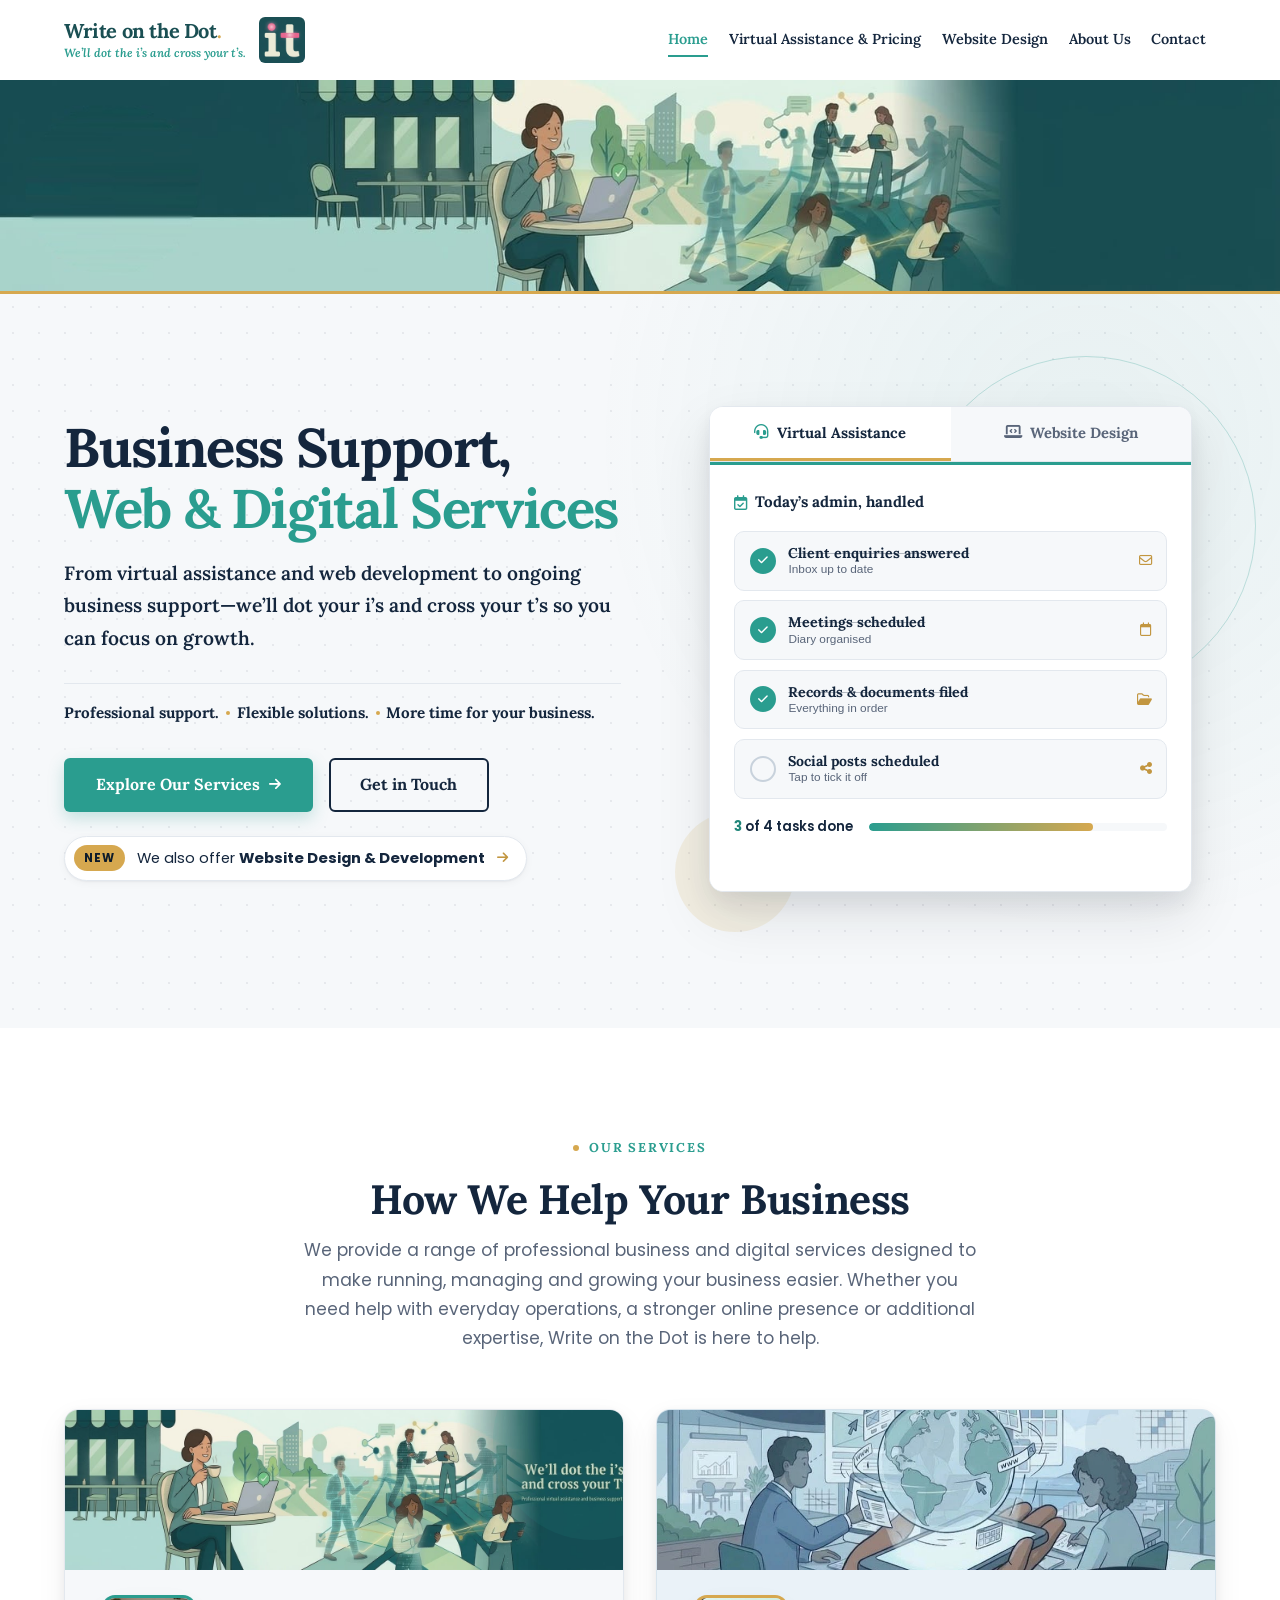
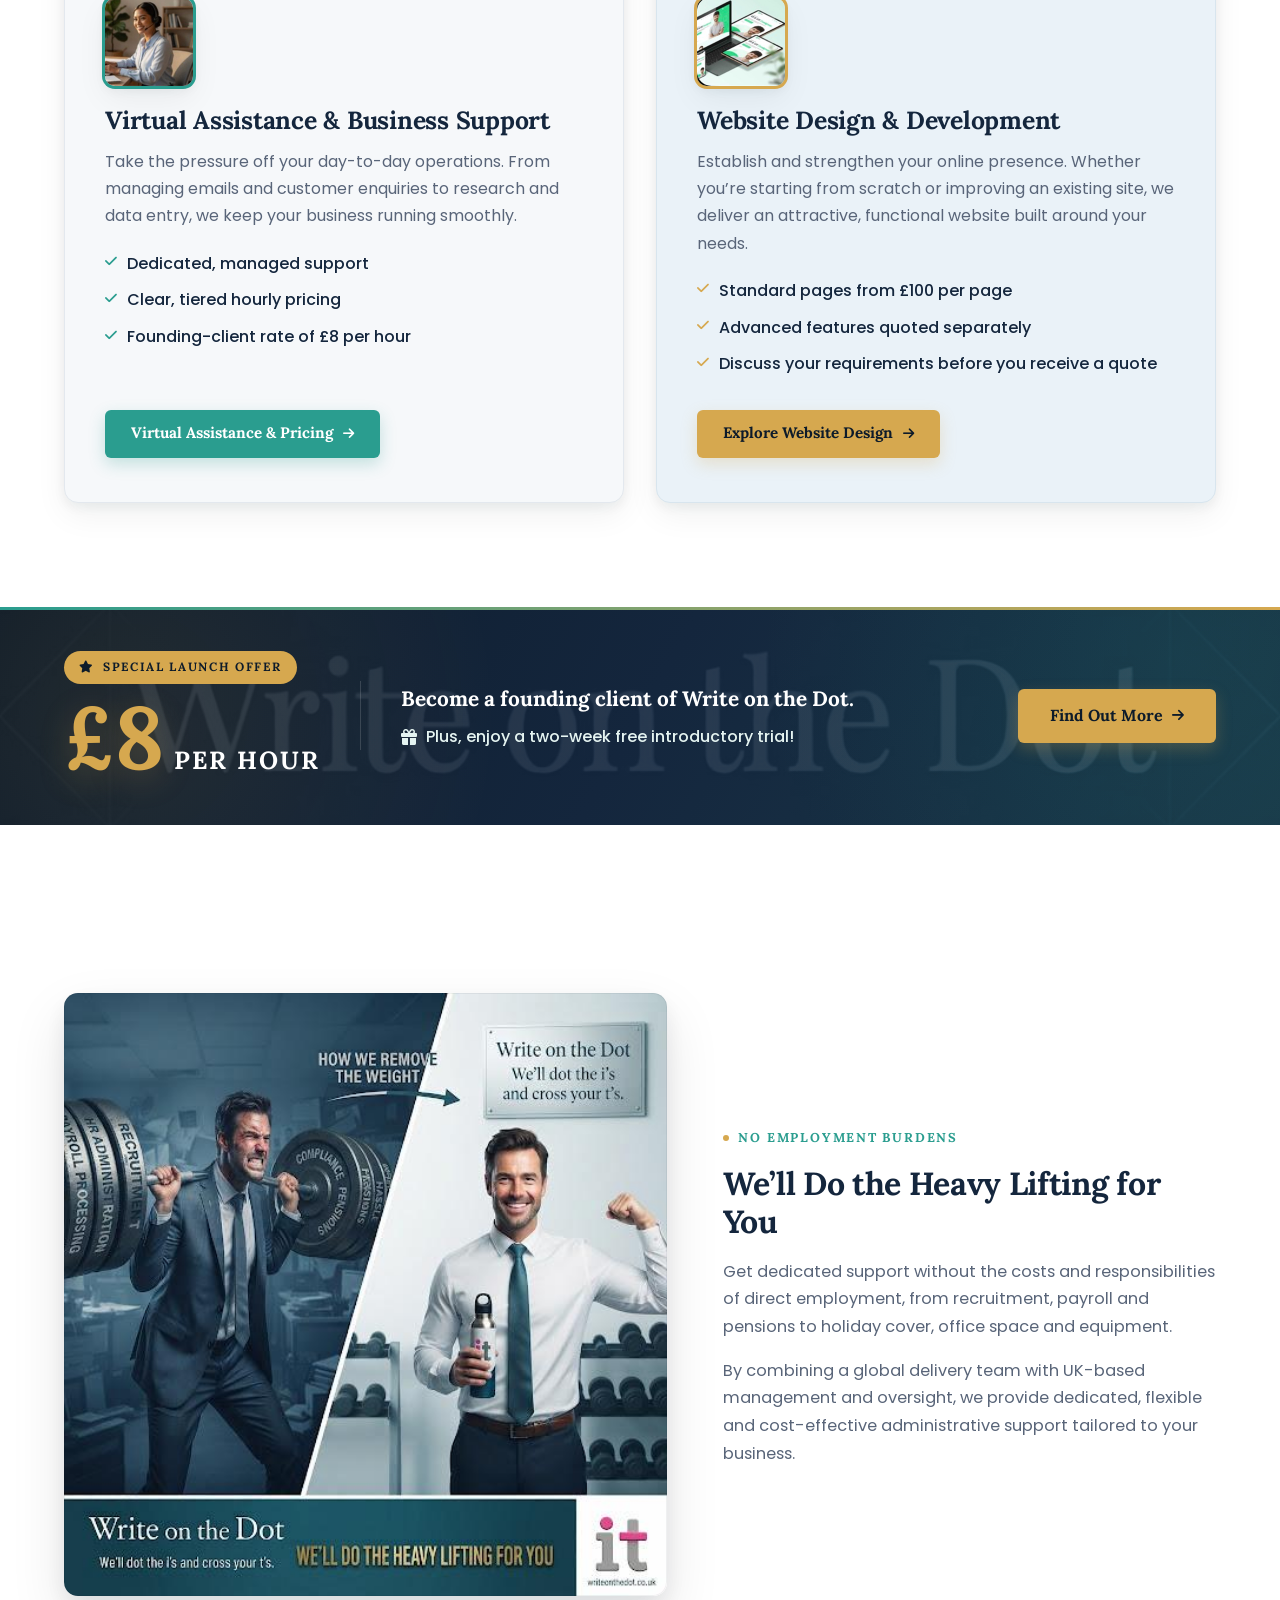
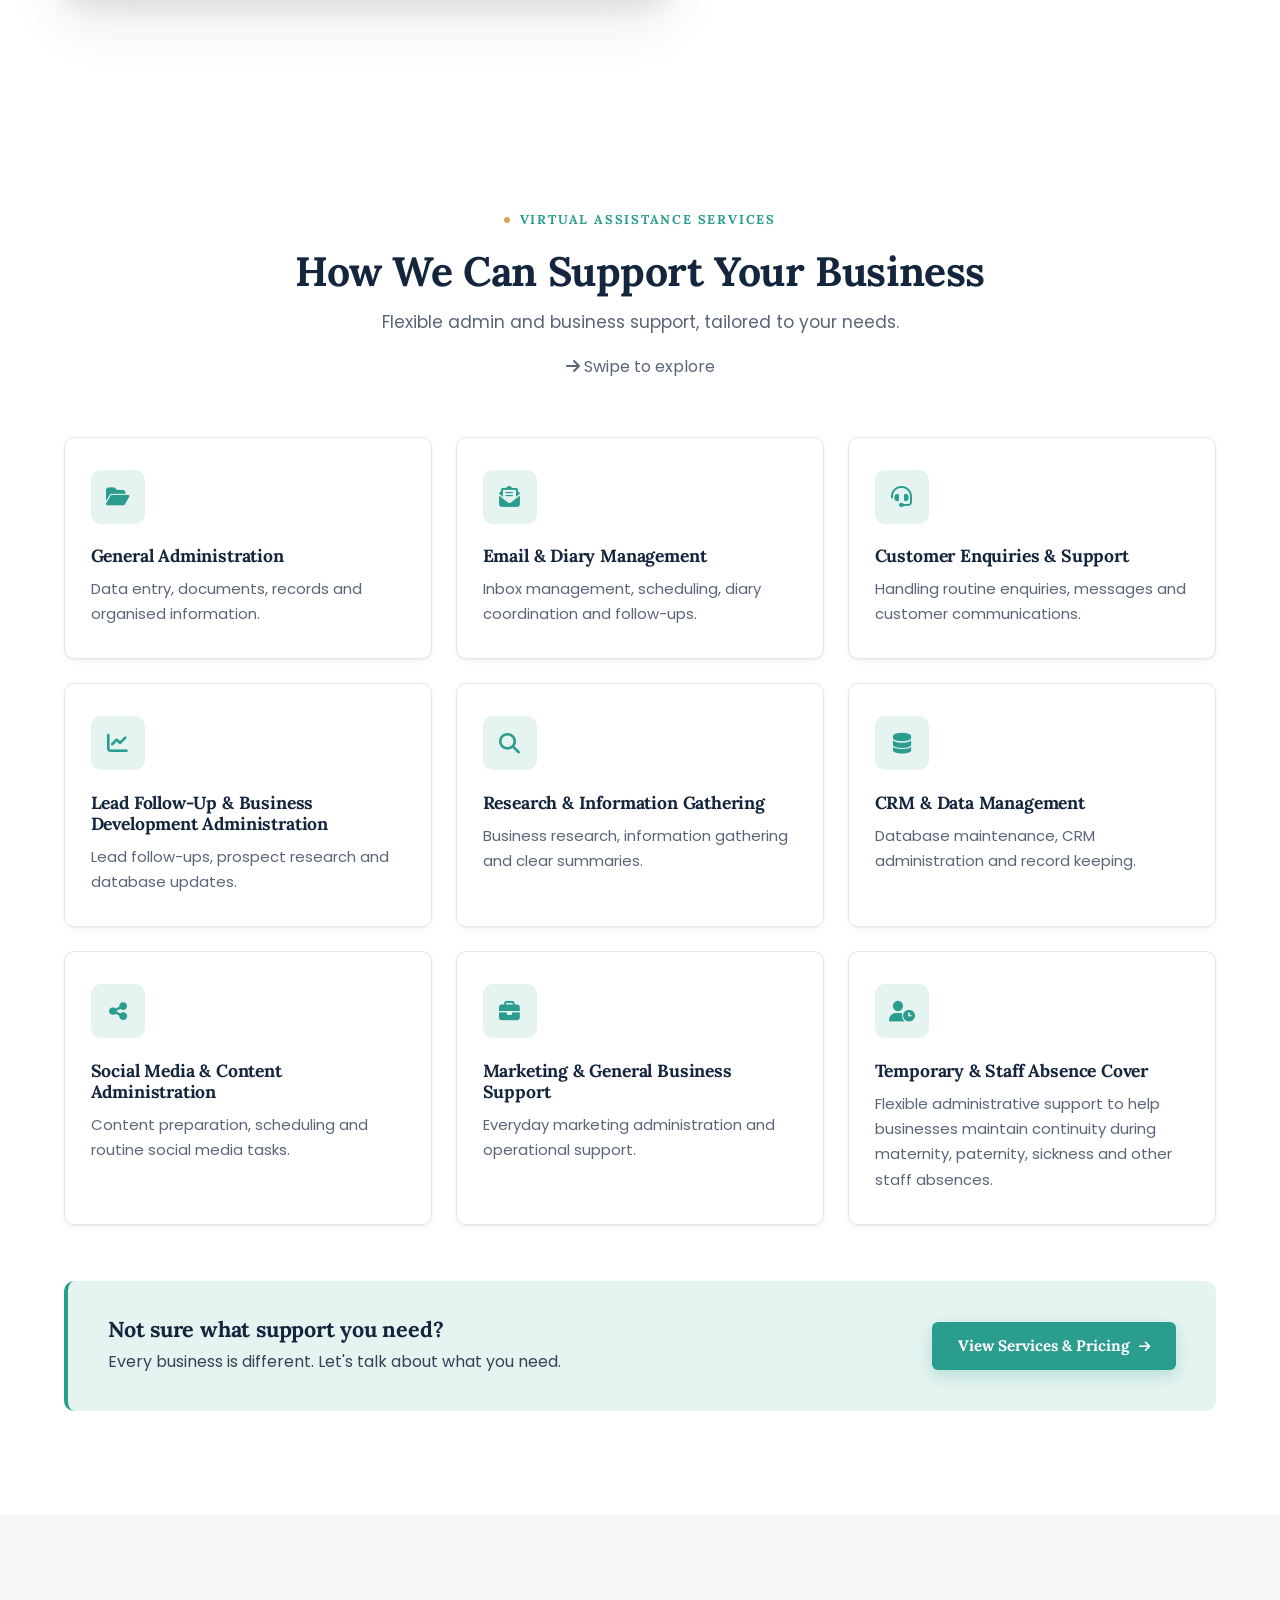
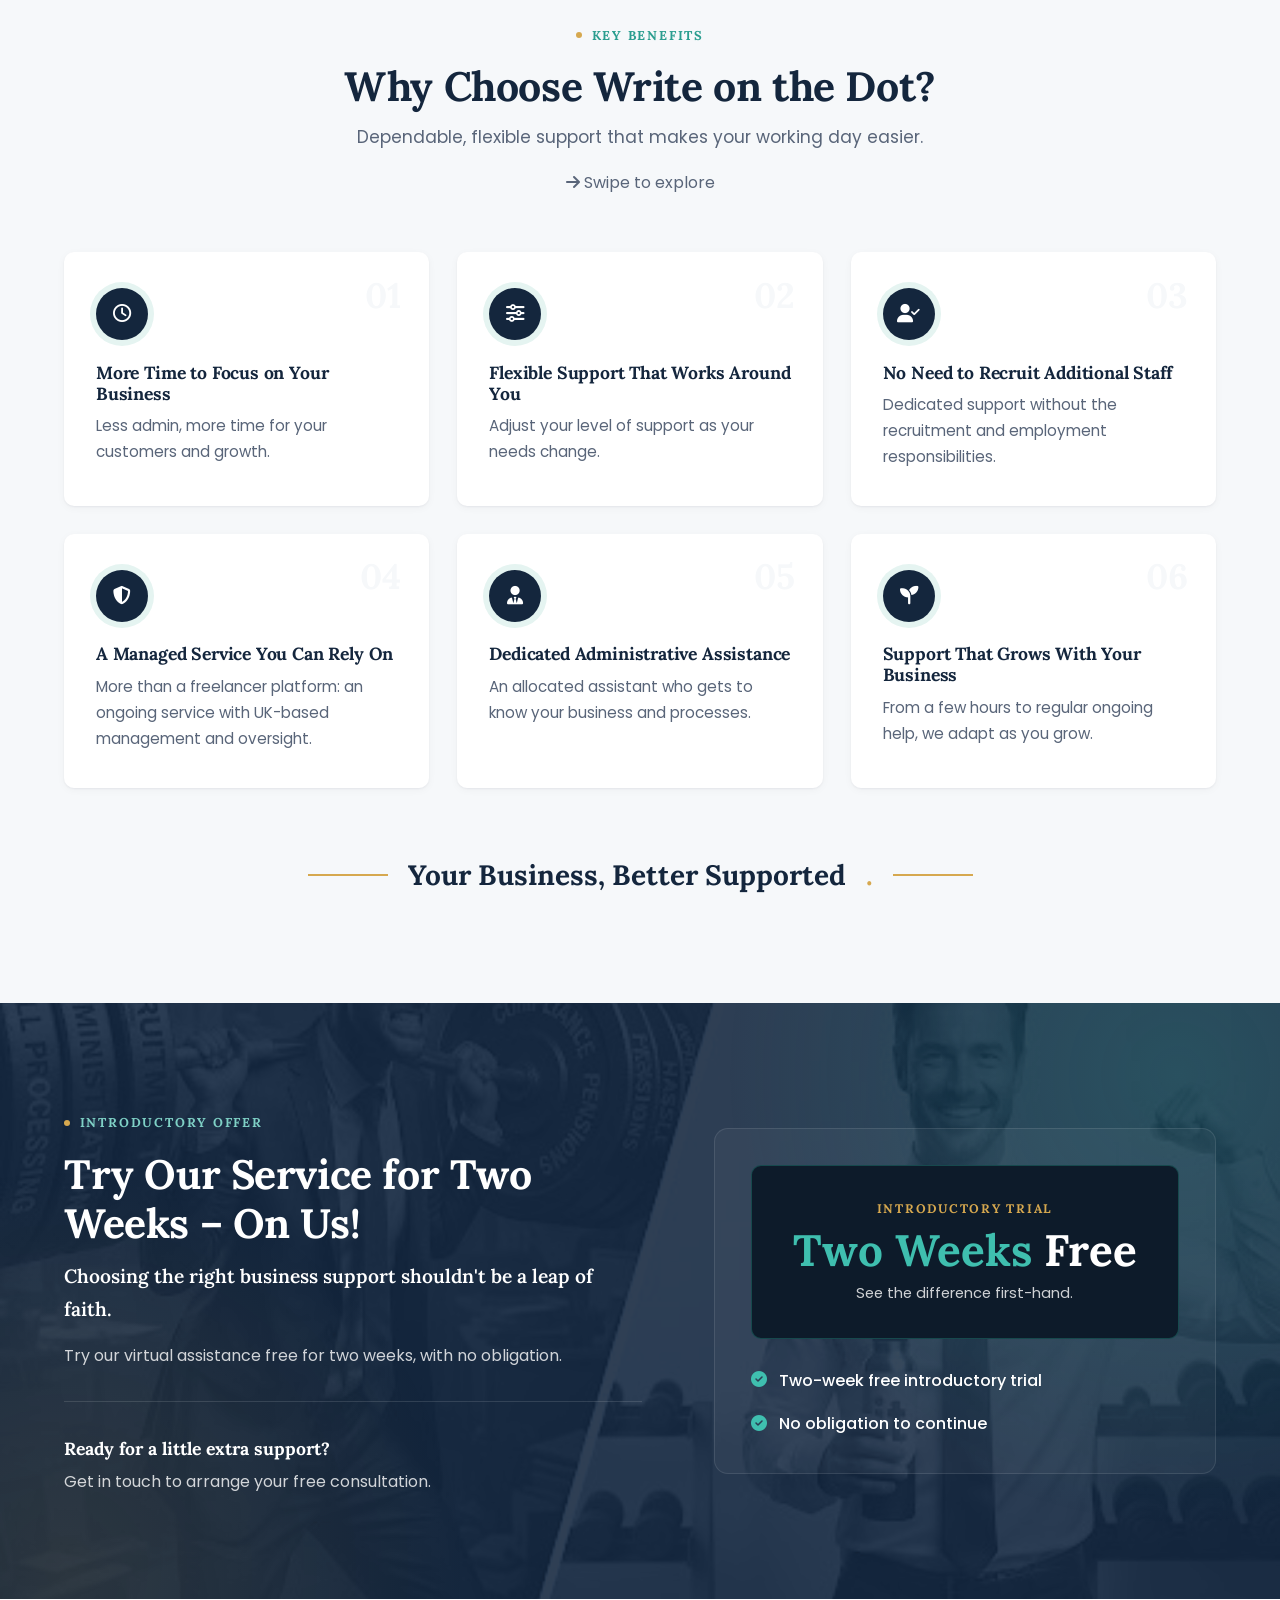
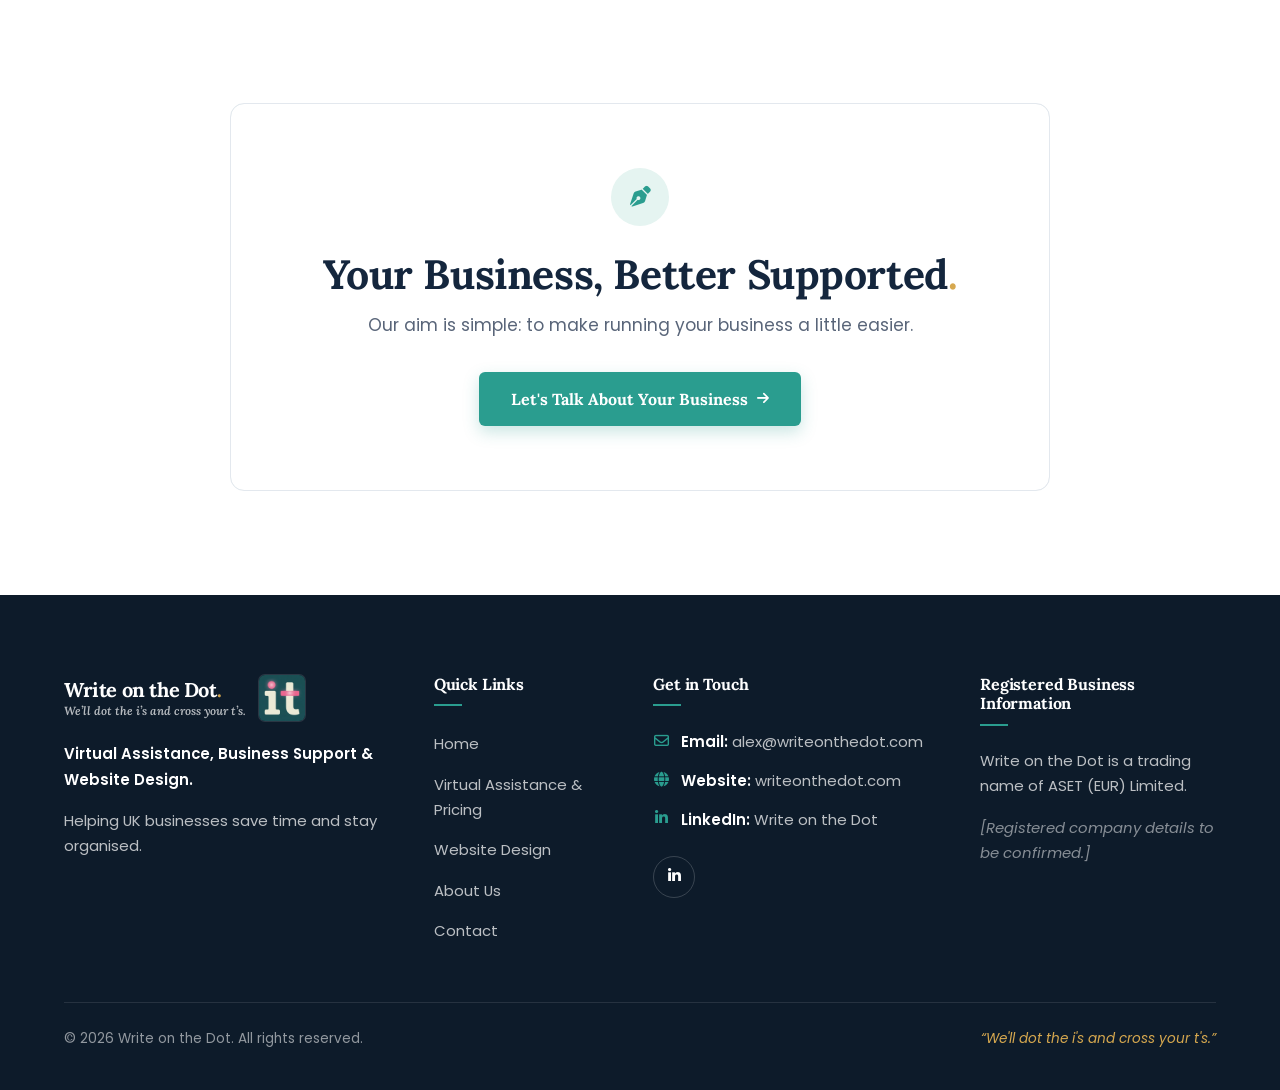
<file: index.html>
<!DOCTYPE html>
<html lang="en-GB">
<head>
  <meta charset="UTF-8">
  <meta name="viewport" content="width=device-width, initial-scale=1.0">
  <title>Write on the Dot | Professional Virtual Assistance &amp; Business Support</title>
  <meta name="description" content="Write on the Dot provides flexible, managed virtual assistance and business support, plus professional website design and development, for UK businesses. We'll dot the i's and cross your t's, so you can focus on growing your business.">
  <meta name="theme-color" content="#14263D">
  <link rel="icon" type="image/png" href="images/logo-it-icon.png">

  <!-- Flag JS support early so scroll-reveal styles apply without a flash -->
  <script>
    document.documentElement.classList.add("js");
    if (!matchMedia("(prefers-reduced-motion: reduce)").matches) {
      document.documentElement.classList.add("intro");
    }
  </script>

  <!-- Fonts -->
  <link rel="preconnect" href="https://fonts.googleapis.com">
  <link rel="preconnect" href="https://fonts.gstatic.com" crossorigin>
  <link href="https://fonts.googleapis.com/css2?family=Lora:wght@500;600;700&family=Poppins:wght@400;500;600;700&display=swap" rel="stylesheet">

  <!-- Icons -->
  <link rel="stylesheet" href="https://cdnjs.cloudflare.com/ajax/libs/font-awesome/6.5.1/css/all.min.css" referrerpolicy="no-referrer">

  <!-- Shared stylesheet -->
  <link rel="stylesheet" href="css/style.css?v=32">
</head>
<body>
  <a class="skip-link" href="#main">Skip to main content</a>

  <!-- Opening logo animation (shown on every page load) -->
  <div class="intro-screen" id="introScreen" aria-hidden="true">
    <div class="intro-logo">
      <span class="intro-name">Write on the Dot<span class="brand-dot">.</span></span>
      <span class="intro-mark">
        <svg class="logo-svg" viewBox="0 0 48 48" focusable="false"><path class="logo-stem" d="M6.8 17.3h9.1v15.6h4.5v3.7H6.6v-3.7h2.8V20.9H6.8z"/><path class="logo-stem" d="M26.3 9.5q0-2 2-2h5.3q2 0 2 2v20q0 2.7 2.9 2.7 2.4 0 3.7-1.2l1 4q-2.2 1.8-5.7 1.8-11.2 0-11.2-8.8z"/><circle class="logo-dot" cx="12.8" cy="9.8" r="4.1"/><rect class="logo-bar" x="22" y="16.3" width="20.8" height="5.2" rx="1.2"/></svg>
      </span>
    </div>
    <span class="intro-line"></span>
    <p class="intro-slogan">&ldquo;We'll dot the i's and cross your t's.&rdquo;</p>
  </div>

  <!-- ================= HEADER / NAVIGATION ================= -->
  <header class="site-header" id="siteHeader">
    <div class="container nav-container">
      <a href="index.html" class="brand" aria-label="Write on the Dot - Home">
        <span class="brand-text">
          <span class="brand-name">Write on the Dot<span class="brand-dot">.</span></span>
          <span class="brand-tagline">We&rsquo;ll dot the i&rsquo;s and cross your t&rsquo;s.</span>
        </span>
        <img class="brand-logo" src="images/logo-it-icon.png" alt="" width="46" height="46">
      </a>

      <button class="nav-toggle" id="navToggle" aria-controls="primaryNav" aria-expanded="false" aria-label="Open menu">
        <span class="nav-toggle-bar"></span>
        <span class="nav-toggle-bar"></span>
        <span class="nav-toggle-bar"></span>
      </button>

      <nav class="primary-nav" id="primaryNav" aria-label="Main navigation">
        <ul class="nav-list">
          <li><a href="index.html" class="nav-link">Home</a></li>
          <li><a href="services.html" class="nav-link">Virtual Assistance &amp; Pricing</a></li>
          <li><a href="website-design.html" class="nav-link">Website Design</a></li>
          <li><a href="about.html" class="nav-link">About Us</a></li>
          <li><a href="contact.html" class="nav-link">Contact</a></li>
        </ul>
      </nav>
    </div>
  </header>

  <main id="main">

    <!-- Brand banner strip -->
    <div class="top-banner">
      <img src="images/banner-profile.jpg" alt="Write on the Dot — We'll dot the i's and cross your t's. Professional virtual assistance and business support for UK businesses." width="1600" height="264">
    </div>

    <!-- ================= SECTION 1: HERO ================= -->
    <section class="hero" aria-labelledby="hero-heading">
      <div class="hero-bg" aria-hidden="true"></div>
      <div class="container hero-grid">
        <div class="hero-content">
          <h1 id="hero-heading" class="hero-title animate-in" style="--delay: 0.25s">
            Business Support, <span class="text-accent">Web &amp; Digital Services</span>
          </h1>
          <p class="hero-subtitle animate-in" style="--delay: 0.35s">
            From virtual assistance and web development to ongoing business support&mdash;we&rsquo;ll dot your i&rsquo;s and cross your t&rsquo;s so you can focus on growth.
          </p>

          <p class="hero-statement animate-in" style="--delay: 0.55s">
            <span>Professional support.</span>
            <span>Flexible solutions.</span>
            <span>More time for your business.</span>
          </p>

          <div class="hero-actions animate-in" style="--delay: 0.65s">
            <a href="#our-services" class="btn btn-primary btn-lg">Explore Our Services <i class="fa-solid fa-arrow-right" aria-hidden="true"></i></a>
            <a href="contact.html" class="btn btn-outline btn-lg">Get in Touch</a>
          </div>

          <a href="website-design.html" class="hero-also animate-in" style="--delay: 0.75s">
            <span class="hero-also-tag">New</span>
            <span>We also offer <strong>Website Design &amp; Development</strong></span>
            <i class="fa-solid fa-arrow-right" aria-hidden="true"></i>
          </a>
        </div>
        <!-- Hero visual: interactive Virtual Assistance / Website Design switcher -->
        <div class="hero-visual hero-switch animate-in" style="--delay: 0.4s" data-hero-switch>
          <div class="visual-shape visual-shape-ring" aria-hidden="true"></div>
          <div class="visual-shape visual-shape-dot" aria-hidden="true"></div>

          <div class="hs-card">
            <div class="hs-tabs" role="tablist" aria-label="Our two services">
              <button type="button" role="tab" id="hs-tab-va" class="hs-tab is-active" aria-selected="true" aria-controls="hs-panel-va"><i class="fa-solid fa-headset" aria-hidden="true"></i> Virtual Assistance</button>
              <button type="button" role="tab" id="hs-tab-web" class="hs-tab" aria-selected="false" aria-controls="hs-panel-web" tabindex="-1"><i class="fa-solid fa-laptop-code" aria-hidden="true"></i> Website Design</button>
            </div>
            <div class="hs-progress" aria-hidden="true"><span></span></div>

            <div class="hs-stage">
              <!-- Virtual assistance scene -->
              <div class="hs-panel is-active" id="hs-panel-va" role="tabpanel" aria-labelledby="hs-tab-va">
                <p class="hs-title"><i class="fa-regular fa-calendar-check" aria-hidden="true"></i> Today&rsquo;s admin, handled</p>
                <ul class="hs-tasks">
                  <li style="--i:0"><button type="button" class="hs-task done" aria-pressed="true"><span class="hs-check"><i class="fa-solid fa-check" aria-hidden="true"></i></span><span class="hs-task-text"><strong>Client enquiries answered</strong><small>Inbox up to date</small></span><i class="fa-regular fa-envelope hs-task-icon" aria-hidden="true"></i></button></li>
                  <li style="--i:1"><button type="button" class="hs-task done" aria-pressed="true"><span class="hs-check"><i class="fa-solid fa-check" aria-hidden="true"></i></span><span class="hs-task-text"><strong>Meetings scheduled</strong><small>Diary organised</small></span><i class="fa-regular fa-calendar hs-task-icon" aria-hidden="true"></i></button></li>
                  <li style="--i:2"><button type="button" class="hs-task done" aria-pressed="true"><span class="hs-check"><i class="fa-solid fa-check" aria-hidden="true"></i></span><span class="hs-task-text"><strong>Records &amp; documents filed</strong><small>Everything in order</small></span><i class="fa-regular fa-folder-open hs-task-icon" aria-hidden="true"></i></button></li>
                  <li style="--i:3"><button type="button" class="hs-task" aria-pressed="false"><span class="hs-check"><i class="fa-solid fa-check" aria-hidden="true"></i></span><span class="hs-task-text"><strong>Social posts scheduled</strong><small>Tap to tick it off</small></span><i class="fa-solid fa-share-nodes hs-task-icon" aria-hidden="true"></i></button></li>
                </ul>
                <div class="hs-meter">
                  <span class="hs-meter-label"><b data-hs-count>3</b> of 4 tasks done</span>
                  <span class="hs-meter-bar"><span data-hs-bar style="width:75%"></span></span>
                </div>
              </div>

              <!-- Website design scene -->
              <div class="hs-panel" id="hs-panel-web" role="tabpanel" aria-labelledby="hs-tab-web">
                <div class="hs-web-head">
                  <p class="hs-title"><i class="fa-solid fa-pen-ruler" aria-hidden="true"></i> Your page, built to work</p>
                  <div class="hs-device" role="group" aria-label="Preview size">
                    <button type="button" class="hs-dev is-active" data-device="desktop" aria-pressed="true" aria-label="Desktop preview"><i class="fa-solid fa-desktop" aria-hidden="true"></i></button>
                    <button type="button" class="hs-dev" data-device="mobile" aria-pressed="false" aria-label="Mobile preview"><i class="fa-solid fa-mobile-screen-button" aria-hidden="true"></i></button>
                  </div>
                </div>
                <div class="hs-browser" data-hs-browser>
                  <div class="browser-bar"><span></span><span></span><span></span><em>yourbusiness.co.uk</em></div>
                  <div class="hs-site">
                    <div class="hs-site-nav" style="--i:0">
                      <span class="hs-site-logo"><i class="fa-solid fa-leaf" aria-hidden="true"></i> Your Business</span>
                      <span class="hs-site-links"><b>Home</b><b>About</b><b>Contact</b></span>
                    </div>
                    <div class="hs-site-hero" style="--i:1">
                      <div class="hs-site-copy">
                        <p class="hs-site-eyebrow">Welcome</p>
                        <p class="hs-site-heading">Quality service, delivered with care</p>
                        <p class="hs-site-sub">Friendly, reliable support for customers like you.</p>
                        <span class="hs-site-btn">Get in touch <i class="fa-solid fa-arrow-right" aria-hidden="true"></i></span>
                      </div>
                      <div class="hs-site-img" aria-hidden="true"><span class="sun"></span><span class="hill h1"></span><span class="hill h2"></span></div>
                    </div>
                    <div class="hs-site-cards" style="--i:2">
                      <span><i class="fa-solid fa-briefcase" aria-hidden="true"></i><b>Services</b></span>
                      <span><i class="fa-solid fa-users" aria-hidden="true"></i><b>About us</b></span>
                      <span><i class="fa-solid fa-star" aria-hidden="true"></i><b>Reviews</b></span>
                    </div>
                  </div>
                  <span class="hs-price" style="--i:3"><i class="fa-solid fa-tag" aria-hidden="true"></i> &pound;100 per page</span>
                </div>
              </div>
            </div>
          </div>
        </div>
      </div>
    </section>

    <!-- ================= OUR TWO SERVICES ================= -->
    <section class="section service-paths" id="our-services" aria-labelledby="paths-heading">
      <div class="container">
        <header class="section-header reveal">
          <span class="eyebrow">Our Services</span>
          <h2 id="paths-heading" class="section-title">How We Help Your Business</h2>
          <p class="section-intro">We provide a range of professional business and digital services designed to make running, managing and growing your business easier. Whether you need help with everyday operations, a stronger online presence or additional expertise, Write&nbsp;on&nbsp;the&nbsp;Dot is here to help.</p>
        </header>

        <div class="paths-grid">
          <article class="path-card path-va reveal">
            <figure class="path-media">
              <img src="images/banner-illustration.jpg" alt="Write on the Dot illustration of professionals collaborating with laptops and digital tools." width="1600" height="396" loading="lazy">
            </figure>
            <span class="path-icon" aria-hidden="true"><img src="images/icon-virtual-assistance.jpg" alt="" width="176" height="176" loading="lazy"></span>
            <h3>Virtual Assistance &amp; Business Support</h3>
            <p>Take the pressure off your day-to-day operations. From managing emails and customer enquiries to research and data entry, we keep your business running smoothly.</p>
            <ul class="path-points">
              <li><i class="fa-solid fa-check" aria-hidden="true"></i> Dedicated, managed support</li>
              <li><i class="fa-solid fa-check" aria-hidden="true"></i> Clear, tiered hourly pricing</li>
              <li><i class="fa-solid fa-check" aria-hidden="true"></i> Founding-client rate of &pound;8 per hour</li>
            </ul>
            <a href="services.html" class="btn btn-primary">Virtual Assistance &amp; Pricing <i class="fa-solid fa-arrow-right" aria-hidden="true"></i></a>
          </article>

          <article class="path-card path-web reveal">
            <figure class="path-media">
              <img src="images/web-development-services.jpg" alt="Write on the Dot web design illustration: building websites that work for you, showing professionals with a globe, smartphone and website wireframes." width="1024" height="765" loading="lazy">
            </figure>
            <span class="path-icon" aria-hidden="true"><img src="images/icon-website-design.jpg" alt="" width="176" height="176" loading="lazy"></span>
            <h3>Website Design &amp; Development</h3>
            <p>Establish and strengthen your online presence. Whether you&rsquo;re starting from scratch or improving an existing site, we deliver an attractive, functional website built around your needs.</p>
            <ul class="path-points">
              <li><i class="fa-solid fa-check" aria-hidden="true"></i> Standard pages from &pound;100 per page</li>
              <li><i class="fa-solid fa-check" aria-hidden="true"></i> Advanced features quoted separately</li>
              <li><i class="fa-solid fa-check" aria-hidden="true"></i> Discuss your requirements before you receive a quote</li>
            </ul>
            <a href="website-design.html" class="btn btn-gold">Explore Website Design <i class="fa-solid fa-arrow-right" aria-hidden="true"></i></a>
          </article>
        </div>
      </div>
    </section>

    <!-- ================= LAUNCH OFFER BANNER ================= -->
    <section class="launch-banner" aria-labelledby="launch-heading">
      <span class="panel-photo" style="background-image: url('images/brand-card.jpg'); --photo-opacity: 0.09;" aria-hidden="true"></span>
      <div class="container launch-inner reveal">
        <div class="launch-price">
          <span class="launch-tag"><i class="fa-solid fa-star" aria-hidden="true"></i> Special Launch Offer</span>
          <h2 id="launch-heading" class="launch-rate"><span class="launch-amount">&pound;8</span><span class="launch-unit">per hour</span></h2>
        </div>
        <div class="launch-details">
          <p class="launch-founding">Become a founding client of Write on the Dot.</p>
          <p class="launch-trial"><i class="fa-solid fa-gift" aria-hidden="true"></i> Plus, enjoy a two-week free introductory trial!</p>
        </div>
        <a href="services.html#founding-offer" class="btn btn-gold btn-lg launch-cta">Find Out More <i class="fa-solid fa-arrow-right" aria-hidden="true"></i></a>
      </div>
    </section>

    <!-- ================= NO EMPLOYMENT BURDENS ================= -->
    <section class="section no-burdens" aria-labelledby="burdens-heading">
      <div class="container">
        <div class="feature-split reveal">
          <figure class="feature-media">
            <img src="images/heavy-lifting.jpg" alt="Write on the Dot graphic: a business owner lifting weights labelled recruitment, payroll and HR administration, beside a relaxed owner once Write on the Dot removes the weight." width="512" height="512" loading="lazy">
          </figure>
          <div class="feature-copy">
            <span class="eyebrow">No Employment Burdens</span>
            <h3 id="burdens-heading">We&rsquo;ll Do the Heavy Lifting for You</h3>
            <p>Get dedicated support without the costs and responsibilities of direct employment, from recruitment, payroll and pensions to holiday cover, office space and equipment.</p>
            <p>By combining a global delivery team with UK-based management and oversight, we provide dedicated, flexible and cost-effective administrative support tailored to your business.</p>
          </div>
        </div>
      </div>
    </section>

    <!-- ================= SECTION 2: SERVICES OVERVIEW ================= -->
    <section class="section services" id="services" aria-labelledby="services-heading">
      <div class="container">
        <header class="section-header reveal">
          <span class="eyebrow">Virtual Assistance Services</span>
          <h2 id="services-heading" class="section-title">How We Can Support Your Business</h2>
          <p class="section-intro">Flexible admin and business support, tailored to your needs.</p>
          <p class="swipe-hint"><i class="fa-solid fa-arrow-right" aria-hidden="true"></i> Swipe to explore</p>
        </header>

        <div class="services-grid">
          <article class="service-card reveal">
            <span class="card-icon"><i class="fa-solid fa-folder-open" aria-hidden="true"></i></span>
            <h3 class="card-title">General Administration</h3>
            <p>Data entry, documents, records and organised information.</p>
          </article>

          <article class="service-card reveal">
            <span class="card-icon"><i class="fa-solid fa-envelope-open-text" aria-hidden="true"></i></span>
            <h3 class="card-title">Email &amp; Diary Management</h3>
            <p>Inbox management, scheduling, diary coordination and follow-ups.</p>
          </article>

          <article class="service-card reveal">
            <span class="card-icon"><i class="fa-solid fa-headset" aria-hidden="true"></i></span>
            <h3 class="card-title">Customer Enquiries &amp; Support</h3>
            <p>Handling routine enquiries, messages and customer communications.</p>
          </article>

          <article class="service-card reveal">
            <span class="card-icon"><i class="fa-solid fa-chart-line" aria-hidden="true"></i></span>
            <h3 class="card-title">Lead Follow-Up &amp; Business Development Administration</h3>
            <p>Lead follow-ups, prospect research and database updates.</p>
          </article>

          <article class="service-card reveal">
            <span class="card-icon"><i class="fa-solid fa-magnifying-glass" aria-hidden="true"></i></span>
            <h3 class="card-title">Research &amp; Information Gathering</h3>
            <p>Business research, information gathering and clear summaries.</p>
          </article>

          <article class="service-card reveal">
            <span class="card-icon"><i class="fa-solid fa-database" aria-hidden="true"></i></span>
            <h3 class="card-title">CRM &amp; Data Management</h3>
            <p>Database maintenance, CRM administration and record keeping.</p>
          </article>

          <article class="service-card reveal">
            <span class="card-icon"><i class="fa-solid fa-share-nodes" aria-hidden="true"></i></span>
            <h3 class="card-title">Social Media &amp; Content Administration</h3>
            <p>Content preparation, scheduling and routine social media tasks.</p>
          </article>

          <article class="service-card reveal">
            <span class="card-icon"><i class="fa-solid fa-briefcase" aria-hidden="true"></i></span>
            <h3 class="card-title">Marketing &amp; General Business Support</h3>
            <p>Everyday marketing administration and operational support.</p>
          </article>

          <article class="service-card reveal">
            <span class="card-icon"><i class="fa-solid fa-user-clock" aria-hidden="true"></i></span>
            <h3 class="card-title">Temporary &amp; Staff Absence Cover</h3>
            <p>Flexible administrative support to help businesses maintain continuity during maternity, paternity, sickness and other staff absences.</p>
          </article>
        </div>

        <div class="services-cta reveal">
          <div class="services-cta-text">
            <h3>Not sure what support you need?</h3>
            <p>Every business is different. Let's talk about what you need.</p>
          </div>
          <a href="services.html" class="btn btn-primary">View Services &amp; Pricing <i class="fa-solid fa-arrow-right" aria-hidden="true"></i></a>
        </div>
      </div>
    </section>

    <!-- ================= SECTION 3: KEY BENEFITS ================= -->
    <section class="section benefits" id="benefits" aria-labelledby="benefits-heading">
      <div class="container">
        <header class="section-header reveal">
          <span class="eyebrow">Key Benefits</span>
          <h2 id="benefits-heading" class="section-title">Why Choose Write on the Dot?</h2>
          <p class="section-intro">Dependable, flexible support that makes your working day easier.</p>
          <p class="swipe-hint"><i class="fa-solid fa-arrow-right" aria-hidden="true"></i> Swipe to explore</p>
        </header>

        <div class="benefits-grid">
          <article class="benefit-card reveal">
            <span class="benefit-number" aria-hidden="true">01</span>
            <span class="benefit-icon"><i class="fa-regular fa-clock" aria-hidden="true"></i></span>
            <h3 class="card-title">More Time to Focus on Your Business</h3>
            <p>Less admin, more time for your customers and growth.</p>
          </article>

          <article class="benefit-card reveal">
            <span class="benefit-number" aria-hidden="true">02</span>
            <span class="benefit-icon"><i class="fa-solid fa-sliders" aria-hidden="true"></i></span>
            <h3 class="card-title">Flexible Support That Works Around You</h3>
            <p>Adjust your level of support as your needs change.</p>
          </article>

          <article class="benefit-card reveal">
            <span class="benefit-number" aria-hidden="true">03</span>
            <span class="benefit-icon"><i class="fa-solid fa-user-check" aria-hidden="true"></i></span>
            <h3 class="card-title">No Need to Recruit Additional Staff</h3>
            <p>Dedicated support without the recruitment and employment responsibilities.</p>
          </article>

          <article class="benefit-card reveal">
            <span class="benefit-number" aria-hidden="true">04</span>
            <span class="benefit-icon"><i class="fa-solid fa-shield-halved" aria-hidden="true"></i></span>
            <h3 class="card-title">A Managed Service You Can Rely On</h3>
            <p>More than a freelancer platform: an ongoing service with UK-based management and oversight.</p>
          </article>

          <article class="benefit-card reveal">
            <span class="benefit-number" aria-hidden="true">05</span>
            <span class="benefit-icon"><i class="fa-solid fa-user-tie" aria-hidden="true"></i></span>
            <h3 class="card-title">Dedicated Administrative Assistance</h3>
            <p>An allocated assistant who gets to know your business and processes.</p>
          </article>

          <article class="benefit-card reveal">
            <span class="benefit-number" aria-hidden="true">06</span>
            <span class="benefit-icon"><i class="fa-solid fa-seedling" aria-hidden="true"></i></span>
            <h3 class="card-title">Support That Grows With Your Business</h3>
            <p>From a few hours to regular ongoing help, we adapt as you grow.</p>
          </article>
        </div>

        <p class="benefits-closing reveal">
          <span class="closing-rule" aria-hidden="true"></span>
          Your Business, Better Supported<span class="brand-dot">.</span>
          <span class="closing-rule" aria-hidden="true"></span>
        </p>
      </div>
    </section>

    <!-- ================= SECTION 4: FREE TRIAL PROMOTION ================= -->
    <section class="section trial" id="free-trial" aria-labelledby="trial-heading">
      <span class="panel-photo" style="background-image: url('images/heavy-lifting.jpg'); --photo-pos: 75% center;" aria-hidden="true"></span>
      <div class="trial-decor" aria-hidden="true"></div>
      <div class="container trial-grid">
        <div class="trial-content reveal">
          <span class="eyebrow eyebrow-light">Introductory Offer</span>
          <h2 id="trial-heading" class="section-title light">Try Our Service for Two Weeks &ndash; On Us!</h2>
          <p class="trial-lead">Choosing the right business support shouldn't be a leap of faith.</p>
          <p>Try our virtual assistance free for two weeks, with no obligation.</p>

          <div class="trial-cta">
            <p class="trial-cta-text"><strong>Ready for a little extra support?</strong> Get in touch to arrange your free consultation.</p>
          </div>
        </div>

        <div class="trial-offer reveal">
          <div class="offer-card offer-main">
            <span class="offer-label">Introductory Trial</span>
            <span class="offer-big"><span class="text-teal">Two Weeks</span> Free</span>
            <span class="offer-sub">See the difference first-hand.</span>
          </div>
          <ul class="offer-list">
            <li><i class="fa-solid fa-circle-check" aria-hidden="true"></i> Two-week free introductory trial</li>
            <li><i class="fa-solid fa-circle-check" aria-hidden="true"></i> No obligation to continue</li>
          </ul>
        </div>
      </div>
    </section>

    <!-- ================= SECTION 5: FINAL CTA ================= -->
    <section class="section final-cta" aria-labelledby="final-cta-heading">
      <div class="container">
        <div class="final-cta-inner reveal">
          <span class="final-cta-mark" aria-hidden="true"><i class="fa-solid fa-pen-nib"></i></span>
          <h2 id="final-cta-heading" class="section-title">Your Business, Better Supported<span class="brand-dot">.</span></h2>
          <p class="section-intro">Our aim is simple: to make running your business a little easier.</p>
          <a href="contact.html" class="btn btn-primary btn-lg">Let's Talk About Your Business <i class="fa-solid fa-arrow-right" aria-hidden="true"></i></a>
        </div>
      </div>
    </section>
  </main>

  <!-- ================= FOOTER ================= -->
  <footer class="site-footer">
    <div class="container">
      <div class="footer-grid">
        <div class="footer-col footer-about">
          <a href="index.html" class="brand brand-light" aria-label="Write on the Dot - Home">
            <span class="brand-text">
              <span class="brand-name">Write on the Dot<span class="brand-dot">.</span></span>
              <span class="brand-tagline">We&rsquo;ll dot the i&rsquo;s and cross your t&rsquo;s.</span>
            </span>
            <img class="brand-logo" src="images/logo-it-icon.png" alt="" width="46" height="46">
          </a>
          <p class="footer-tagline">Virtual Assistance, Business Support &amp; Website Design.</p>
          <p>Helping UK businesses save time and stay organised.</p>
        </div>

        <div class="footer-col">
          <h2 class="footer-heading">Quick Links</h2>
          <ul class="footer-links">
            <li><a href="index.html">Home</a></li>
            <li><a href="services.html">Virtual Assistance &amp; Pricing</a></li>
            <li><a href="website-design.html">Website Design</a></li>
            <li><a href="about.html">About Us</a></li>
            <li><a href="contact.html">Contact</a></li>
          </ul>
        </div>

        <div class="footer-col">
          <h2 class="footer-heading">Get in Touch</h2>
          <ul class="footer-contact">
            <li><i class="fa-regular fa-envelope" aria-hidden="true"></i><span><span class="label">Email:</span> <a href="mailto:alex@writeonthedot.com">alex@writeonthedot.com</a></span></li>
            <li><i class="fa-solid fa-globe" aria-hidden="true"></i><span><span class="label">Website:</span> <a href="https://writeonthedot.com/">writeonthedot.com</a></span></li>
            <li><i class="fa-brands fa-linkedin-in" aria-hidden="true"></i><span><span class="label">LinkedIn:</span> <a href="https://www.linkedin.com/company/write-on-the-dot/" target="_blank" rel="noopener">Write on the Dot</a></span></li>
          </ul>
          <div class="social-links" aria-label="Social media">
            <!-- Replace href="#" with the confirmed LinkedIn URL when available -->
            <a href="https://www.linkedin.com/company/write-on-the-dot/" class="social-link" target="_blank" rel="noopener" aria-label="Write on the Dot on LinkedIn (opens in a new tab)" title="Write on the Dot on LinkedIn"><i class="fa-brands fa-linkedin-in" aria-hidden="true"></i></a>
          </div>
        </div>

        <div class="footer-col">
          <h2 class="footer-heading">Registered Business Information</h2>
          <p>Write on the Dot is a trading name of ASET (EUR) Limited.</p>
          <p class="footer-muted">[Registered company details to be confirmed.]</p>
        </div>
      </div>

      <div class="footer-bottom">
        <p>&copy; 2026 Write on the Dot. All rights reserved.</p>
        <p class="footer-bottom-slogan">&ldquo;We'll dot the i's and cross your t's.&rdquo;</p>
      </div>
    </div>
  </footer>

  <!-- Back to top -->
  <button class="back-to-top" id="backToTop" aria-label="Back to top">
    <i class="fa-solid fa-arrow-up" aria-hidden="true"></i>
  </button>

  <script src="js/script.js"></script>
</body>
</html>
</file>
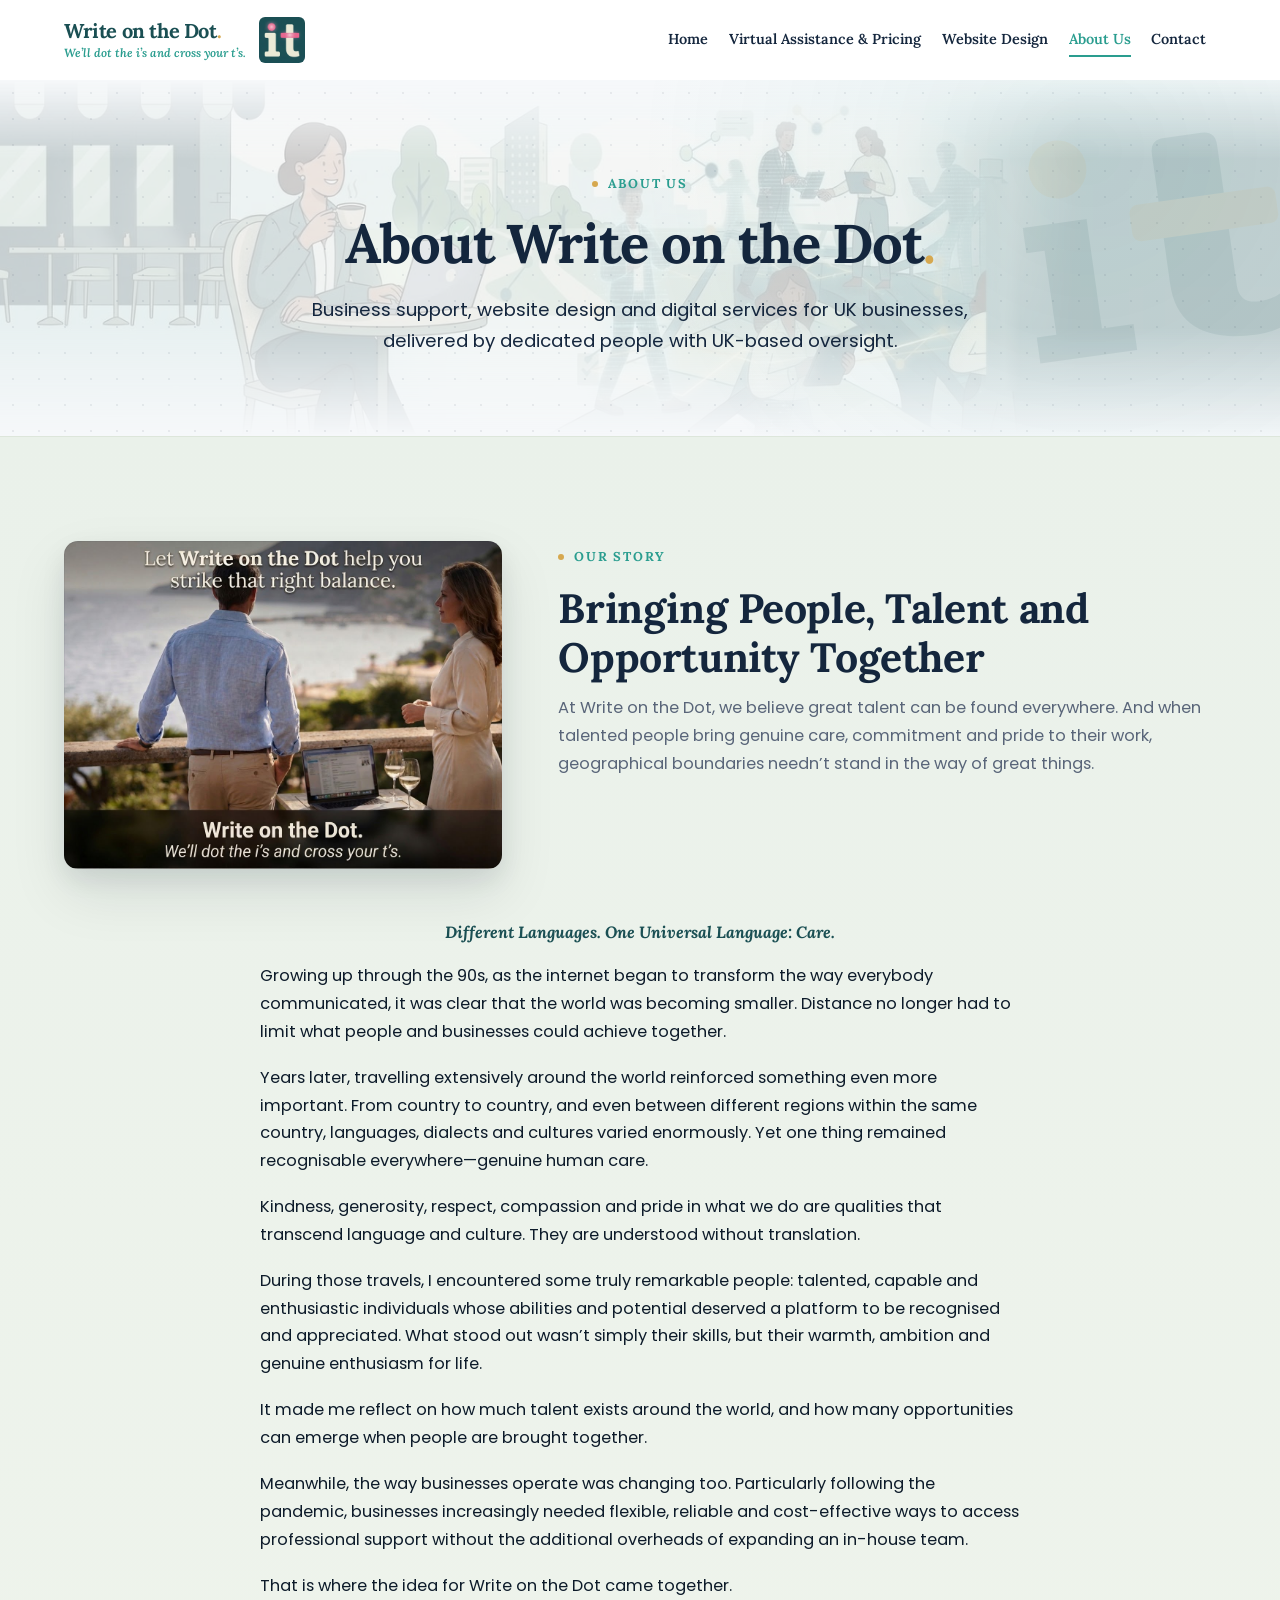
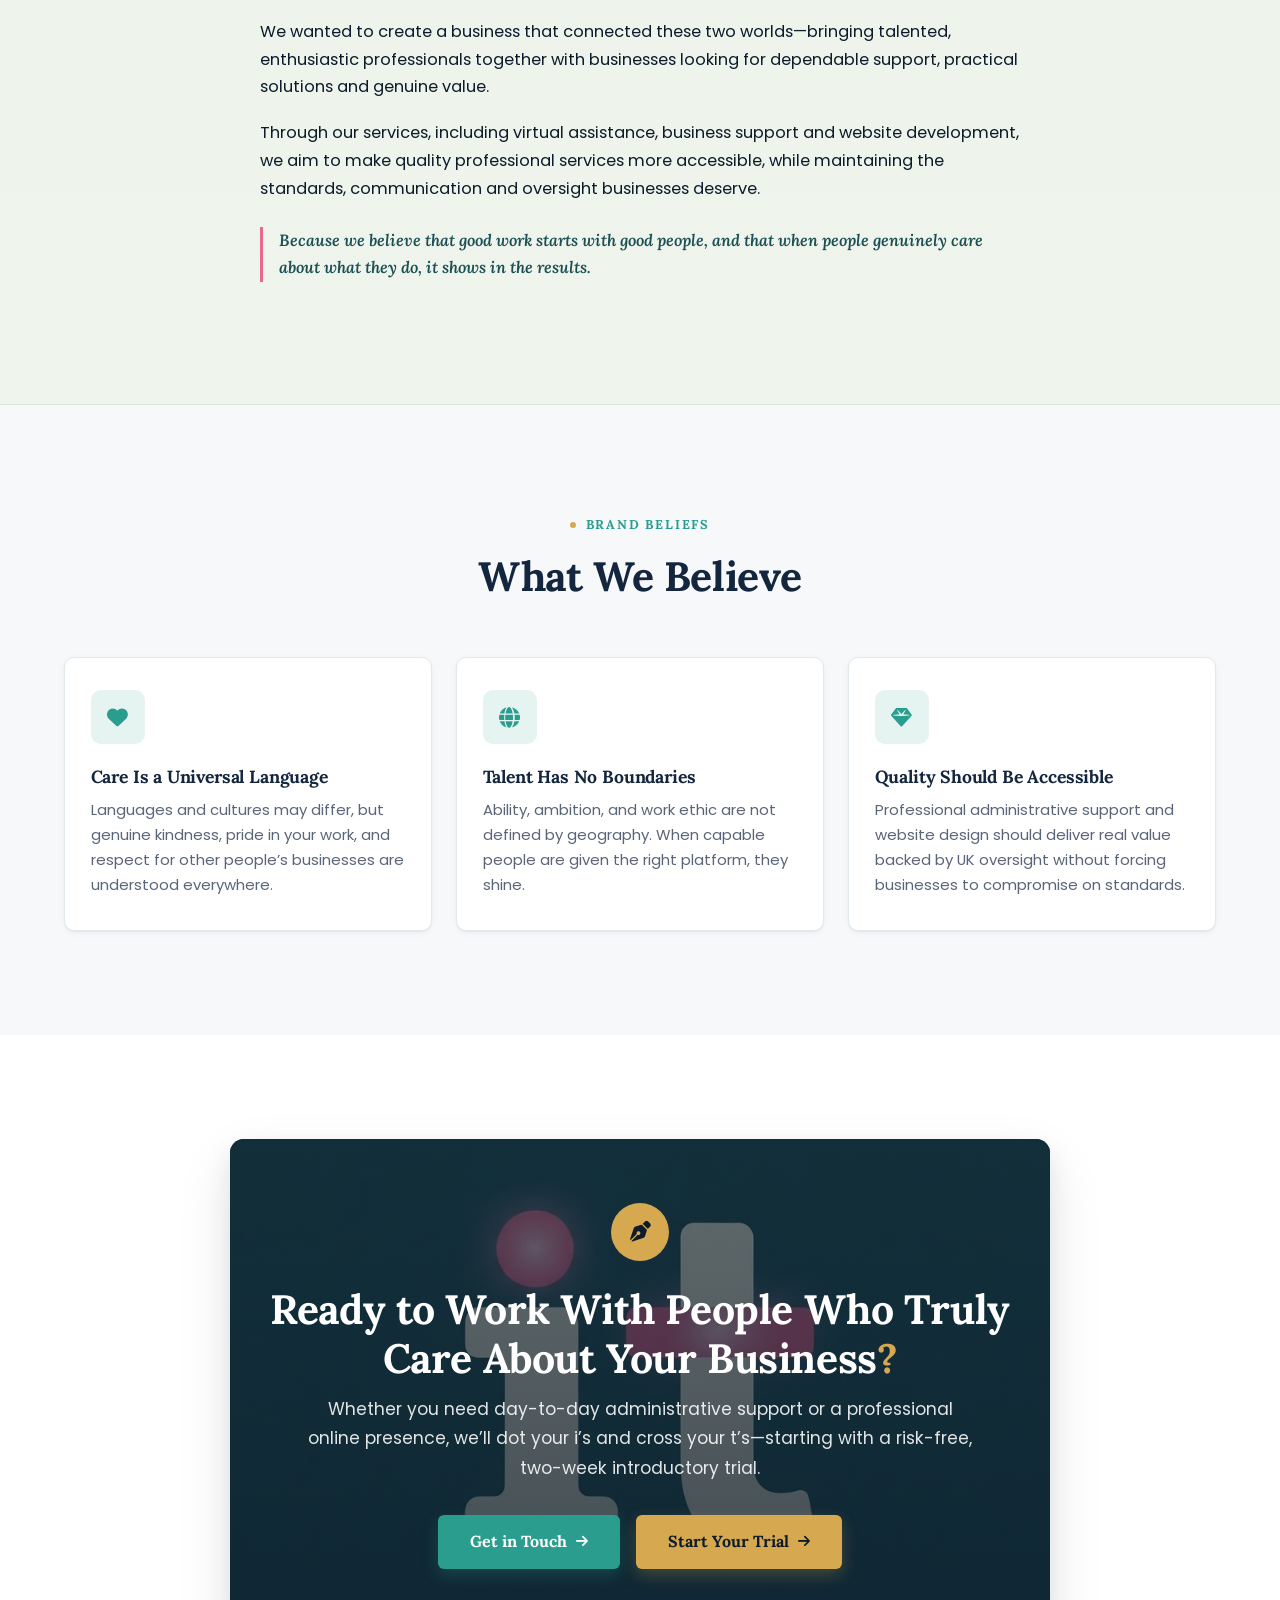
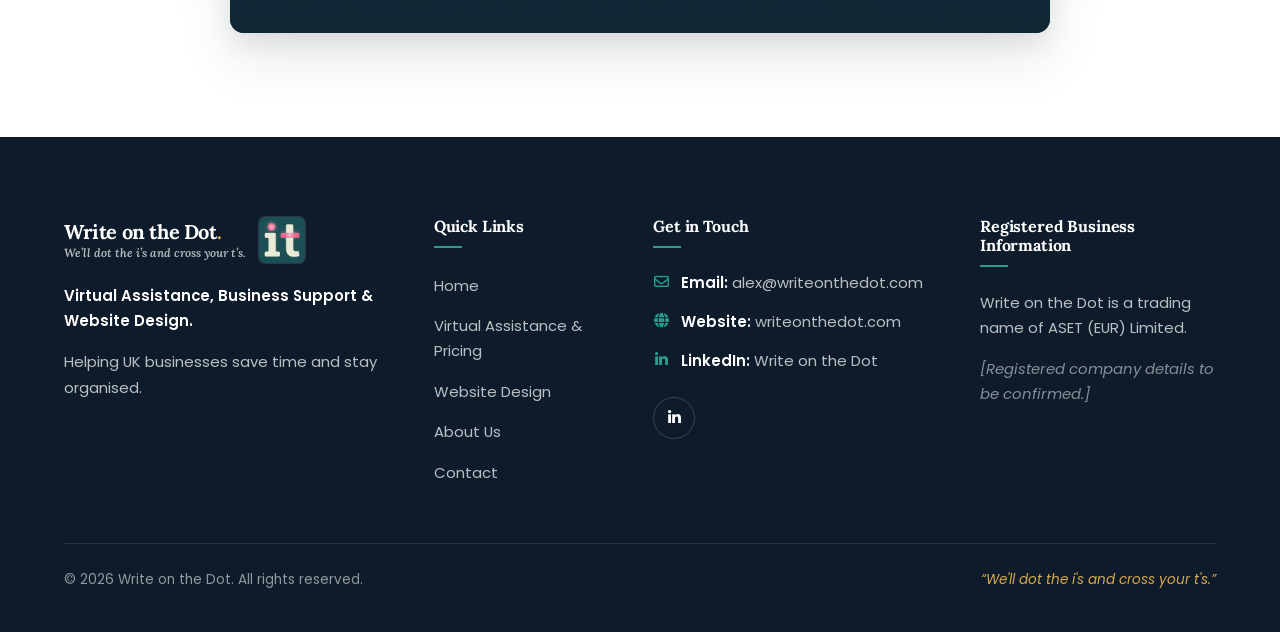
<file: about.html>
<!DOCTYPE html>
<html lang="en-GB">
<head>
  <meta charset="UTF-8">
  <meta name="viewport" content="width=device-width, initial-scale=1.0">
  <title>About Us | Write on the Dot</title>
  <meta name="description" content="Write on the Dot provides business support, website design and digital services for UK businesses, combining dedicated talent with UK-based management and oversight.">
  <meta name="theme-color" content="#14263D">
  <link rel="icon" type="image/png" href="images/logo-it-icon.png">

  <!-- Flag JS support early so scroll-reveal styles apply without a flash -->
  <script>document.documentElement.classList.add("js");</script>

  <!-- Fonts -->
  <link rel="preconnect" href="https://fonts.googleapis.com">
  <link rel="preconnect" href="https://fonts.gstatic.com" crossorigin>
  <link href="https://fonts.googleapis.com/css2?family=Lora:wght@500;600;700&family=Poppins:wght@400;500;600;700&display=swap" rel="stylesheet">

  <!-- Icons -->
  <link rel="stylesheet" href="https://cdnjs.cloudflare.com/ajax/libs/font-awesome/6.5.1/css/all.min.css" referrerpolicy="no-referrer">

  <!-- Shared stylesheet -->
  <link rel="stylesheet" href="css/style.css?v=32">
</head>
<body>
  <a class="skip-link" href="#main">Skip to main content</a>

  <!-- ================= HEADER / NAVIGATION ================= -->
  <header class="site-header" id="siteHeader">
    <div class="container nav-container">
      <a href="index.html" class="brand" aria-label="Write on the Dot - Home">
        <span class="brand-text">
          <span class="brand-name">Write on the Dot<span class="brand-dot">.</span></span>
          <span class="brand-tagline">We&rsquo;ll dot the i&rsquo;s and cross your t&rsquo;s.</span>
        </span>
        <img class="brand-logo" src="images/logo-it-icon.png" alt="" width="46" height="46">
      </a>

      <button class="nav-toggle" id="navToggle" aria-controls="primaryNav" aria-expanded="false" aria-label="Open menu">
        <span class="nav-toggle-bar"></span>
        <span class="nav-toggle-bar"></span>
        <span class="nav-toggle-bar"></span>
      </button>

      <nav class="primary-nav" id="primaryNav" aria-label="Main navigation">
        <ul class="nav-list">
          <li><a href="index.html" class="nav-link">Home</a></li>
          <li><a href="services.html" class="nav-link">Virtual Assistance &amp; Pricing</a></li>
          <li><a href="website-design.html" class="nav-link">Website Design</a></li>
          <li><a href="about.html" class="nav-link">About Us</a></li>
          <li><a href="contact.html" class="nav-link">Contact</a></li>
        </ul>
      </nav>
    </div>
  </header>

  <main id="main">

    <!-- ================= PAGE HERO ================= -->
    <section class="page-hero" aria-labelledby="about-heading">
      <div class="page-hero-photo" style="background-image: url('images/banner-illustration-copy.jpg'); --photo-pos: center 40%;" aria-hidden="true"></div>
      <div class="hero-bg" aria-hidden="true"></div>
      <svg class="page-hero-mark" viewBox="0 0 48 48" aria-hidden="true" focusable="false"><path class="logo-stem" d="M6.8 17.3h9.1v15.6h4.5v3.7H6.6v-3.7h2.8V20.9H6.8z"/><path class="logo-stem" d="M26.3 9.5q0-2 2-2h5.3q2 0 2 2v20q0 2.7 2.9 2.7 2.4 0 3.7-1.2l1 4q-2.2 1.8-5.7 1.8-11.2 0-11.2-8.8z"/><circle class="logo-dot" cx="12.8" cy="9.8" r="4.1"/><rect class="logo-bar" x="22" y="16.3" width="20.8" height="5.2" rx="1.2"/></svg>
      <div class="container page-hero-inner">
        <span class="eyebrow animate-in" style="--delay: 0.05s">About Us</span>
        <h1 id="about-heading" class="page-hero-title animate-in" style="--delay: 0.15s">About Write on the Dot<span class="brand-dot">.</span></h1>
        <p class="page-hero-lead animate-in" style="--delay: 0.25s">Business support, website design and digital services for UK businesses, delivered by dedicated people with UK-based oversight.</p>
      </div>
    </section>

    <!-- ================= OUR STORY ================= -->
    <section class="section about-story" aria-labelledby="story-heading">
      <div class="container">
        <div class="feature-split square">
          <figure class="feature-media reveal">
            <img src="images/work-life-balance.jpg" alt="Two professionals relaxing on a sunny balcony overlooking the coast with a laptop beside them, overlaid with the text: Let Write on the Dot help you strike that right balance." width="1198" height="896" loading="lazy">
          </figure>
          <div class="feature-copy reveal">
            <span class="eyebrow">Our Story</span>
            <h2 id="story-heading" class="section-title">Bringing People, Talent and Opportunity Together</h2>
            <p>At Write on the Dot, we believe great talent can be found everywhere. And when talented people bring genuine care, commitment and pride to their work, geographical boundaries needn&rsquo;t stand in the way of great things.</p>
          </div>
        </div>

        <div class="story-prose reveal">
          <p class="story-accent">Different Languages. One Universal Language: Care.</p>
          <p>Growing up through the 90s, as the internet began to transform the way everybody communicated, it was clear that the world was becoming smaller. Distance no longer had to limit what people and businesses could achieve together.</p>
          <p>Years later, travelling extensively around the world reinforced something even more important. From country to country, and even between different regions within the same country, languages, dialects and cultures varied enormously. Yet one thing remained recognisable everywhere&mdash;genuine human care.</p>
          <p>Kindness, generosity, respect, compassion and pride in what we do are qualities that transcend language and culture. They are understood without translation.</p>
          <p>During those travels, I encountered some truly remarkable people: talented, capable and enthusiastic individuals whose abilities and potential deserved a platform to be recognised and appreciated. What stood out wasn&rsquo;t simply their skills, but their warmth, ambition and genuine enthusiasm for life.</p>
          <p>It made me reflect on how much talent exists around the world, and how many opportunities can emerge when people are brought together.</p>
          <p>Meanwhile, the way businesses operate was changing too. Particularly following the pandemic, businesses increasingly needed flexible, reliable and cost-effective ways to access professional support without the additional overheads of expanding an in-house team.</p>
          <p>That is where the idea for Write on the Dot came together.</p>
          <p>We wanted to create a business that connected these two worlds&mdash;bringing talented, enthusiastic professionals together with businesses looking for dependable support, practical solutions and genuine value.</p>
          <p>Through our services, including virtual assistance, business support and website development, we aim to make quality professional services more accessible, while maintaining the standards, communication and oversight businesses deserve.</p>
          <p class="story-sign">Because we believe that good work starts with good people, and that when people genuinely care about what they do, it shows in the results.</p>
        </div>
      </div>
    </section>

    <!-- ================= WHAT WE BELIEVE ================= -->
    <section class="section beliefs" aria-labelledby="beliefs-heading">
      <div class="container">
        <header class="section-header reveal">
          <span class="eyebrow">Brand Beliefs</span>
          <h2 id="beliefs-heading" class="section-title">What We Believe</h2>
        </header>

        <div class="services-grid">
          <article class="service-card reveal">
            <span class="card-icon" aria-hidden="true"><i class="fa-solid fa-heart"></i></span>
            <h3 class="card-title">Care Is a Universal Language</h3>
            <p>Languages and cultures may differ, but genuine kindness, pride in your work, and respect for other people&rsquo;s businesses are understood everywhere.</p>
          </article>

          <article class="service-card reveal">
            <span class="card-icon" aria-hidden="true"><i class="fa-solid fa-globe"></i></span>
            <h3 class="card-title">Talent Has No Boundaries</h3>
            <p>Ability, ambition, and work ethic are not defined by geography. When capable people are given the right platform, they shine.</p>
          </article>

          <article class="service-card reveal">
            <span class="card-icon" aria-hidden="true"><i class="fa-solid fa-gem"></i></span>
            <h3 class="card-title">Quality Should Be Accessible</h3>
            <p>Professional administrative support and website design should deliver real value backed by UK oversight without forcing businesses to compromise on standards.</p>
          </article>
        </div>
      </div>
    </section>

    <!-- ================= FINAL CTA ================= -->
    <section class="section final-cta" aria-labelledby="final-cta-heading">
      <div class="container">
        <div class="final-cta-inner final-cta-photo reveal">
          <span class="panel-photo" style="background-image: url('images/logo-it.jpg'); --photo-pos: center; --photo-opacity: 0.85;" aria-hidden="true"></span>
          <span class="final-cta-mark" aria-hidden="true"><i class="fa-solid fa-pen-nib"></i></span>
          <h2 id="final-cta-heading" class="section-title">Ready to Work With People Who Truly Care About Your Business<span class="brand-dot">?</span></h2>
          <p class="section-intro">Whether you need day-to-day administrative support or a professional online presence, we&rsquo;ll dot your i&rsquo;s and cross your t&rsquo;s&mdash;starting with a risk-free, two-week introductory trial.</p>
          <div class="final-cta-actions">
            <a href="contact.html" class="btn btn-primary btn-lg">Get in Touch <i class="fa-solid fa-arrow-right" aria-hidden="true"></i></a>
            <a href="services.html#founding-offer" class="btn btn-gold btn-lg">Start Your Trial <i class="fa-solid fa-arrow-right" aria-hidden="true"></i></a>
          </div>
        </div>
      </div>
    </section>
  </main>

  <!-- ================= FOOTER ================= -->
  <footer class="site-footer">
    <div class="container">
      <div class="footer-grid">
        <div class="footer-col footer-about">
          <a href="index.html" class="brand brand-light" aria-label="Write on the Dot - Home">
            <span class="brand-text">
              <span class="brand-name">Write on the Dot<span class="brand-dot">.</span></span>
              <span class="brand-tagline">We&rsquo;ll dot the i&rsquo;s and cross your t&rsquo;s.</span>
            </span>
            <img class="brand-logo" src="images/logo-it-icon.png" alt="" width="46" height="46">
          </a>
          <p class="footer-tagline">Virtual Assistance, Business Support &amp; Website Design.</p>
          <p>Helping UK businesses save time and stay organised.</p>
        </div>

        <div class="footer-col">
          <h2 class="footer-heading">Quick Links</h2>
          <ul class="footer-links">
            <li><a href="index.html">Home</a></li>
            <li><a href="services.html">Virtual Assistance &amp; Pricing</a></li>
            <li><a href="website-design.html">Website Design</a></li>
            <li><a href="about.html">About Us</a></li>
            <li><a href="contact.html">Contact</a></li>
          </ul>
        </div>

        <div class="footer-col">
          <h2 class="footer-heading">Get in Touch</h2>
          <ul class="footer-contact">
            <li><i class="fa-regular fa-envelope" aria-hidden="true"></i><span><span class="label">Email:</span> <a href="mailto:alex@writeonthedot.com">alex@writeonthedot.com</a></span></li>
            <li><i class="fa-solid fa-globe" aria-hidden="true"></i><span><span class="label">Website:</span> <a href="https://writeonthedot.com/">writeonthedot.com</a></span></li>
            <li><i class="fa-brands fa-linkedin-in" aria-hidden="true"></i><span><span class="label">LinkedIn:</span> <a href="https://www.linkedin.com/company/write-on-the-dot/" target="_blank" rel="noopener">Write on the Dot</a></span></li>
          </ul>
          <div class="social-links" aria-label="Social media">
            <a href="https://www.linkedin.com/company/write-on-the-dot/" class="social-link" target="_blank" rel="noopener" aria-label="Write on the Dot on LinkedIn (opens in a new tab)" title="Write on the Dot on LinkedIn"><i class="fa-brands fa-linkedin-in" aria-hidden="true"></i></a>
          </div>
        </div>

        <div class="footer-col">
          <h2 class="footer-heading">Registered Business Information</h2>
          <p>Write on the Dot is a trading name of ASET (EUR) Limited.</p>
          <p class="footer-muted">[Registered company details to be confirmed.]</p>
        </div>
      </div>

      <div class="footer-bottom">
        <p>&copy; 2026 Write on the Dot. All rights reserved.</p>
        <p class="footer-bottom-slogan">&ldquo;We'll dot the i's and cross your t's.&rdquo;</p>
      </div>
    </div>
  </footer>

  <!-- Back to top -->
  <button class="back-to-top" id="backToTop" aria-label="Back to top">
    <i class="fa-solid fa-arrow-up" aria-hidden="true"></i>
  </button>

  <script src="js/script.js"></script>
</body>
</html>
</file>
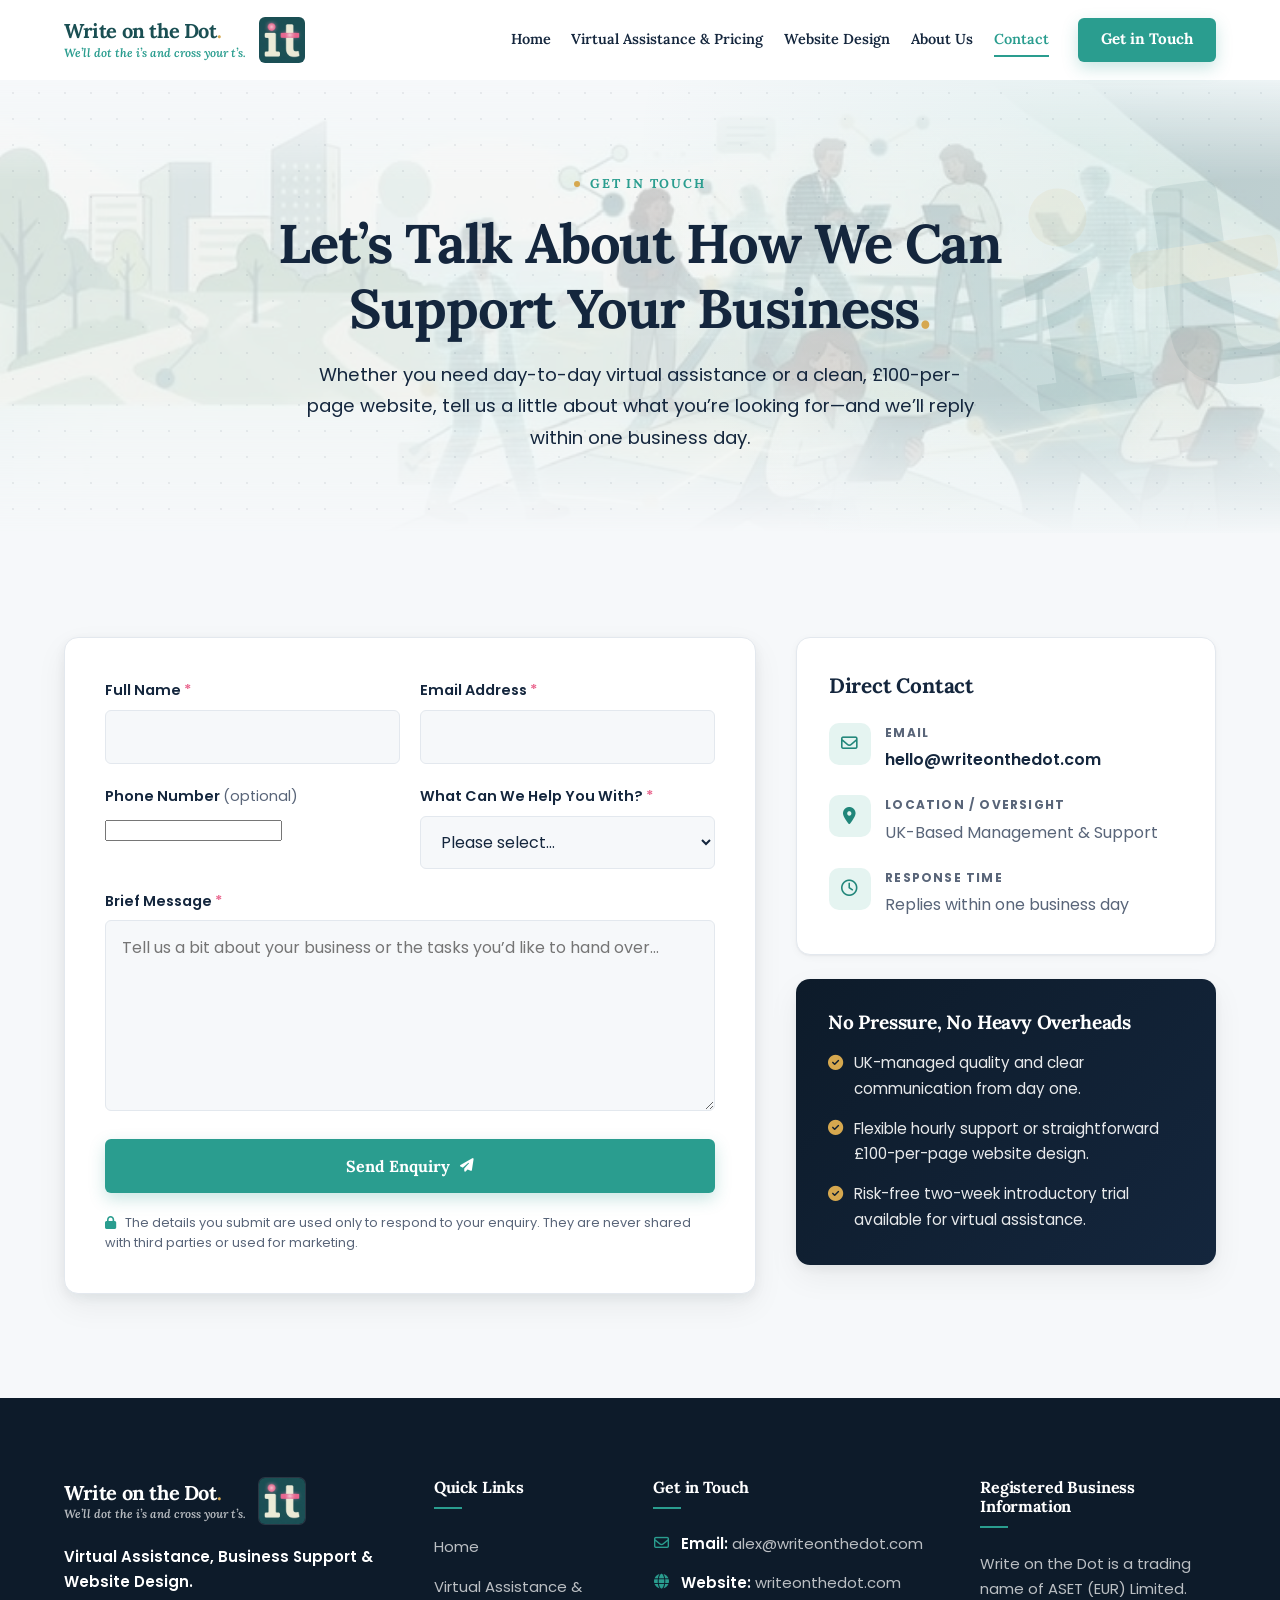
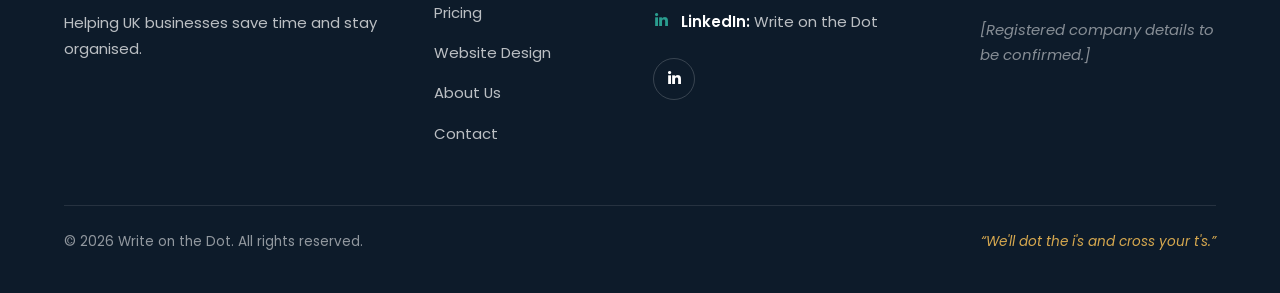
<file: contact.html>
<!DOCTYPE html>
<html lang="en-GB">
<head>
  <meta charset="UTF-8">
  <meta name="viewport" content="width=device-width, initial-scale=1.0">
  <title>Contact Us | Write on the Dot</title>
  <meta name="description" content="Get in touch with Write on the Dot about virtual assistance, business support or website design and development. Request a free initial consultation.">
  <meta name="theme-color" content="#14263D">
  <link rel="icon" type="image/png" href="images/logo-it-icon.png">

  <!-- Flag JS support early so scroll-reveal styles apply without a flash -->
  <script>document.documentElement.classList.add("js");</script>

  <!-- Fonts -->
  <link rel="preconnect" href="https://fonts.googleapis.com">
  <link rel="preconnect" href="https://fonts.gstatic.com" crossorigin>
  <link href="https://fonts.googleapis.com/css2?family=Lora:wght@500;600;700&family=Poppins:wght@400;500;600;700&display=swap" rel="stylesheet">

  <!-- Icons -->
  <link rel="stylesheet" href="https://cdnjs.cloudflare.com/ajax/libs/font-awesome/6.5.1/css/all.min.css" referrerpolicy="no-referrer">

  <!-- Shared stylesheet -->
  <link rel="stylesheet" href="css/style.css?v=32">
</head>
<body>
  <a class="skip-link" href="#main">Skip to main content</a>

  <!-- ================= HEADER / NAVIGATION ================= -->
  <header class="site-header" id="siteHeader">
    <div class="container nav-container">
      <a href="index.html" class="brand" aria-label="Write on the Dot - Home">
        <span class="brand-text">
          <span class="brand-name">Write on the Dot<span class="brand-dot">.</span></span>
          <span class="brand-tagline">We&rsquo;ll dot the i&rsquo;s and cross your t&rsquo;s.</span>
        </span>
        <img class="brand-logo" src="images/logo-it-icon.png" alt="" width="46" height="46">
      </a>

      <button class="nav-toggle" id="navToggle" aria-controls="primaryNav" aria-expanded="false" aria-label="Open menu">
        <span class="nav-toggle-bar"></span>
        <span class="nav-toggle-bar"></span>
        <span class="nav-toggle-bar"></span>
      </button>

      <nav class="primary-nav" id="primaryNav" aria-label="Main navigation">
        <ul class="nav-list">
          <li><a href="index.html" class="nav-link">Home</a></li>
          <li><a href="services.html" class="nav-link">Virtual Assistance &amp; Pricing</a></li>
          <li><a href="website-design.html" class="nav-link">Website Design</a></li>
          <li><a href="about.html" class="nav-link">About Us</a></li>
          <li><a href="contact.html" class="nav-link">Contact</a></li>
        </ul>
        <a href="contact.html" class="btn btn-primary nav-cta">Get in Touch</a>
      </nav>
    </div>
  </header>

  <main id="main">

    <!-- ================= PAGE HERO ================= -->
    <section class="page-hero" aria-labelledby="contact-heading">
      <div class="page-hero-photo" style="background-image: url('images/banner-illustration-slim.jpg'); --photo-pos: 60% center;" aria-hidden="true"></div>
      <div class="hero-bg" aria-hidden="true"></div>
      <svg class="page-hero-mark" viewBox="0 0 48 48" aria-hidden="true" focusable="false"><path class="logo-stem" d="M6.8 17.3h9.1v15.6h4.5v3.7H6.6v-3.7h2.8V20.9H6.8z"/><path class="logo-stem" d="M26.3 9.5q0-2 2-2h5.3q2 0 2 2v20q0 2.7 2.9 2.7 2.4 0 3.7-1.2l1 4q-2.2 1.8-5.7 1.8-11.2 0-11.2-8.8z"/><circle class="logo-dot" cx="12.8" cy="9.8" r="4.1"/><rect class="logo-bar" x="22" y="16.3" width="20.8" height="5.2" rx="1.2"/></svg>
      <div class="container page-hero-inner">
        <span class="eyebrow animate-in" style="--delay: 0.05s">Get in Touch</span>
        <h1 id="contact-heading" class="page-hero-title animate-in" style="--delay: 0.15s">Let&rsquo;s Talk About How We Can Support Your Business<span class="brand-dot">.</span></h1>
        <p class="page-hero-lead animate-in" style="--delay: 0.25s">Whether you need day-to-day virtual assistance or a clean, &pound;100-per-page website, tell us a little about what you&rsquo;re looking for&mdash;and we&rsquo;ll reply within one business day.</p>
      </div>
    </section>

    <!-- ================= ENQUIRY FORM + DIRECT DETAILS ================= -->
    <section class="section contact-section" aria-label="Enquiry form and contact details">
      <div class="container">
        <div class="contact-grid">
          <div class="contact-form-wrap reveal">
            <form id="contactForm" class="contact-form" novalidate>
              <div class="form-row">
                <div class="form-group">
                  <label for="cf-name">Full Name <span class="req" aria-hidden="true">*</span></label>
                  <input type="text" id="cf-name" name="name" autocomplete="name" required>
                </div>
                <div class="form-group">
                  <label for="cf-email">Email Address <span class="req" aria-hidden="true">*</span></label>
                  <input type="email" id="cf-email" name="email" autocomplete="email" required>
                </div>
              </div>

              <div class="form-row">
                <div class="form-group">
                  <label for="cf-phone">Phone Number <span class="opt">(optional)</span></label>
                  <input type="tel" id="cf-phone" name="phone" autocomplete="tel">
                </div>
                <div class="form-group">
                  <label for="cf-service">What Can We Help You With? <span class="req" aria-hidden="true">*</span></label>
                  <select id="cf-service" name="service" required>
                    <option value="" selected disabled>Please select&hellip;</option>
                    <option value="Virtual Assistance & Business Support">Virtual Assistance &amp; Business Support</option>
                    <option value="Website Design (£100 Per Page)">Website Design (&pound;100 Per Page)</option>
                    <option value="Both Services / Not Sure Yet">Both Services / Not Sure Yet</option>
                  </select>
                </div>
              </div>

              <div class="form-group">
                <label for="cf-message">Brief Message <span class="req" aria-hidden="true">*</span></label>
                <textarea id="cf-message" name="message" rows="6" placeholder="Tell us a bit about your business or the tasks you&rsquo;d like to hand over..." required></textarea>
              </div>

              <!-- Spam protection: honeypot (bots fill this; humans never see it) -->
              <input type="text" name="_honey" class="hp-field" tabindex="-1" autocomplete="off" aria-hidden="true">
              <input type="hidden" name="_subject" value="New enquiry from writeonthedot.com">
              <input type="hidden" name="_template" value="table">
              <input type="hidden" name="_captcha" value="false">

              <p class="form-status" id="formStatus" role="status" aria-live="polite" hidden></p>

              <button type="submit" class="btn btn-primary btn-lg form-submit" id="cfSubmit">Send Enquiry <i class="fa-solid fa-paper-plane" aria-hidden="true"></i></button>

              <p class="privacy-note"><i class="fa-solid fa-lock" aria-hidden="true"></i> The details you submit are used only to respond to your enquiry. They are never shared with third parties or used for marketing.</p>
            </form>

            <div class="form-success" id="formSuccess" hidden>
              <span class="form-success-icon" aria-hidden="true"><i class="fa-solid fa-circle-check"></i></span>
              <h3>Thank you<span class="brand-dot">.</span></h3>
              <p>Your message has been received and we&rsquo;ll be in touch within one business day.</p>
              <p class="form-success-alt">Need to add anything? Email us at <a href="mailto:hello@writeonthedot.com">hello@writeonthedot.com</a>.</p>
            </div>
          </div>

          <aside class="contact-side reveal" aria-label="Direct contact details">
            <div class="contact-card">
              <h2 class="contact-card-title">Direct Contact</h2>
              <ul class="contact-list">
                <li>
                  <span class="contact-icon" aria-hidden="true"><i class="fa-regular fa-envelope"></i></span>
                  <span><span class="contact-label">Email</span>
                  <a href="mailto:hello@writeonthedot.com">hello@writeonthedot.com</a></span>
                </li>
                <li>
                  <span class="contact-icon" aria-hidden="true"><i class="fa-solid fa-location-dot"></i></span>
                  <span><span class="contact-label">Location / Oversight</span>
                  UK-Based Management &amp; Support</span>
                </li>
                <li>
                  <span class="contact-icon" aria-hidden="true"><i class="fa-regular fa-clock"></i></span>
                  <span><span class="contact-label">Response Time</span>
                  Replies within one business day</span>
                </li>
              </ul>
            </div>

            <div class="contact-reassure">
              <h3>No Pressure, No Heavy Overheads</h3>
              <ul>
                <li><i class="fa-solid fa-circle-check" aria-hidden="true"></i> UK-managed quality and clear communication from day one.</li>
                <li><i class="fa-solid fa-circle-check" aria-hidden="true"></i> Flexible hourly support or straightforward &pound;100-per-page website design.</li>
                <li><i class="fa-solid fa-circle-check" aria-hidden="true"></i> Risk-free two-week introductory trial available for virtual assistance.</li>
              </ul>
            </div>
          </aside>
        </div>
      </div>
    </section>
  </main>

  <!-- ================= FOOTER ================= -->
  <footer class="site-footer">
    <div class="container">
      <div class="footer-grid">
        <div class="footer-col footer-about">
          <a href="index.html" class="brand brand-light" aria-label="Write on the Dot - Home">
            <span class="brand-text">
              <span class="brand-name">Write on the Dot<span class="brand-dot">.</span></span>
              <span class="brand-tagline">We&rsquo;ll dot the i&rsquo;s and cross your t&rsquo;s.</span>
            </span>
            <img class="brand-logo" src="images/logo-it-icon.png" alt="" width="46" height="46">
          </a>
          <p class="footer-tagline">Virtual Assistance, Business Support &amp; Website Design.</p>
          <p>Helping UK businesses save time and stay organised.</p>
        </div>

        <div class="footer-col">
          <h2 class="footer-heading">Quick Links</h2>
          <ul class="footer-links">
            <li><a href="index.html">Home</a></li>
            <li><a href="services.html">Virtual Assistance &amp; Pricing</a></li>
            <li><a href="website-design.html">Website Design</a></li>
            <li><a href="about.html">About Us</a></li>
            <li><a href="contact.html">Contact</a></li>
          </ul>
        </div>

        <div class="footer-col">
          <h2 class="footer-heading">Get in Touch</h2>
          <ul class="footer-contact">
            <li><i class="fa-regular fa-envelope" aria-hidden="true"></i><span><span class="label">Email:</span> <a href="mailto:alex@writeonthedot.com">alex@writeonthedot.com</a></span></li>
            <li><i class="fa-solid fa-globe" aria-hidden="true"></i><span><span class="label">Website:</span> <a href="https://writeonthedot.com/">writeonthedot.com</a></span></li>
            <li><i class="fa-brands fa-linkedin-in" aria-hidden="true"></i><span><span class="label">LinkedIn:</span> <a href="https://www.linkedin.com/company/write-on-the-dot/" target="_blank" rel="noopener">Write on the Dot</a></span></li>
          </ul>
          <div class="social-links" aria-label="Social media">
            <a href="https://www.linkedin.com/company/write-on-the-dot/" class="social-link" target="_blank" rel="noopener" aria-label="Write on the Dot on LinkedIn (opens in a new tab)" title="Write on the Dot on LinkedIn"><i class="fa-brands fa-linkedin-in" aria-hidden="true"></i></a>
          </div>
        </div>

        <div class="footer-col">
          <h2 class="footer-heading">Registered Business Information</h2>
          <p>Write on the Dot is a trading name of ASET (EUR) Limited.</p>
          <p class="footer-muted">[Registered company details to be confirmed.]</p>
        </div>
      </div>

      <div class="footer-bottom">
        <p>&copy; 2026 Write on the Dot. All rights reserved.</p>
        <p class="footer-bottom-slogan">&ldquo;We'll dot the i's and cross your t's.&rdquo;</p>
      </div>
    </div>
  </footer>

  <!-- Back to top -->
  <button class="back-to-top" id="backToTop" aria-label="Back to top">
    <i class="fa-solid fa-arrow-up" aria-hidden="true"></i>
  </button>

  <script src="js/script.js"></script>
</body>
</html>
</file>
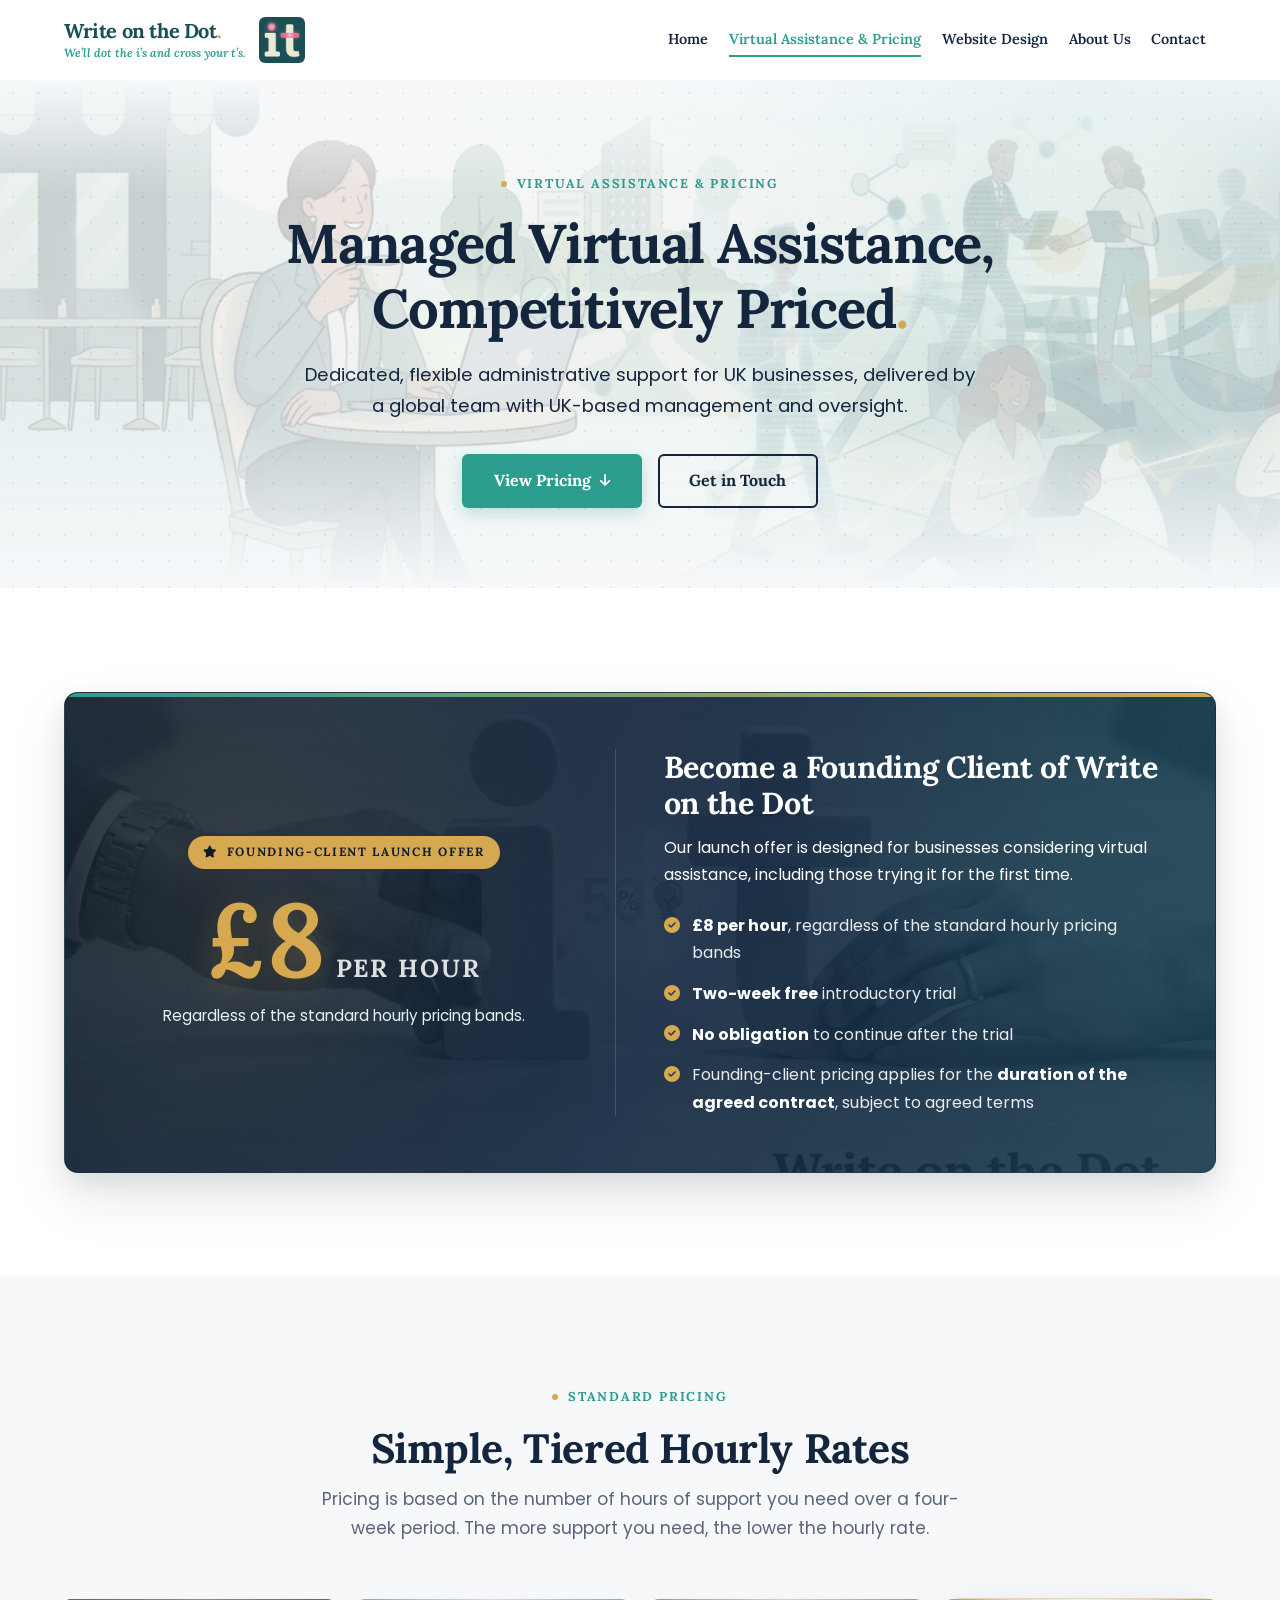
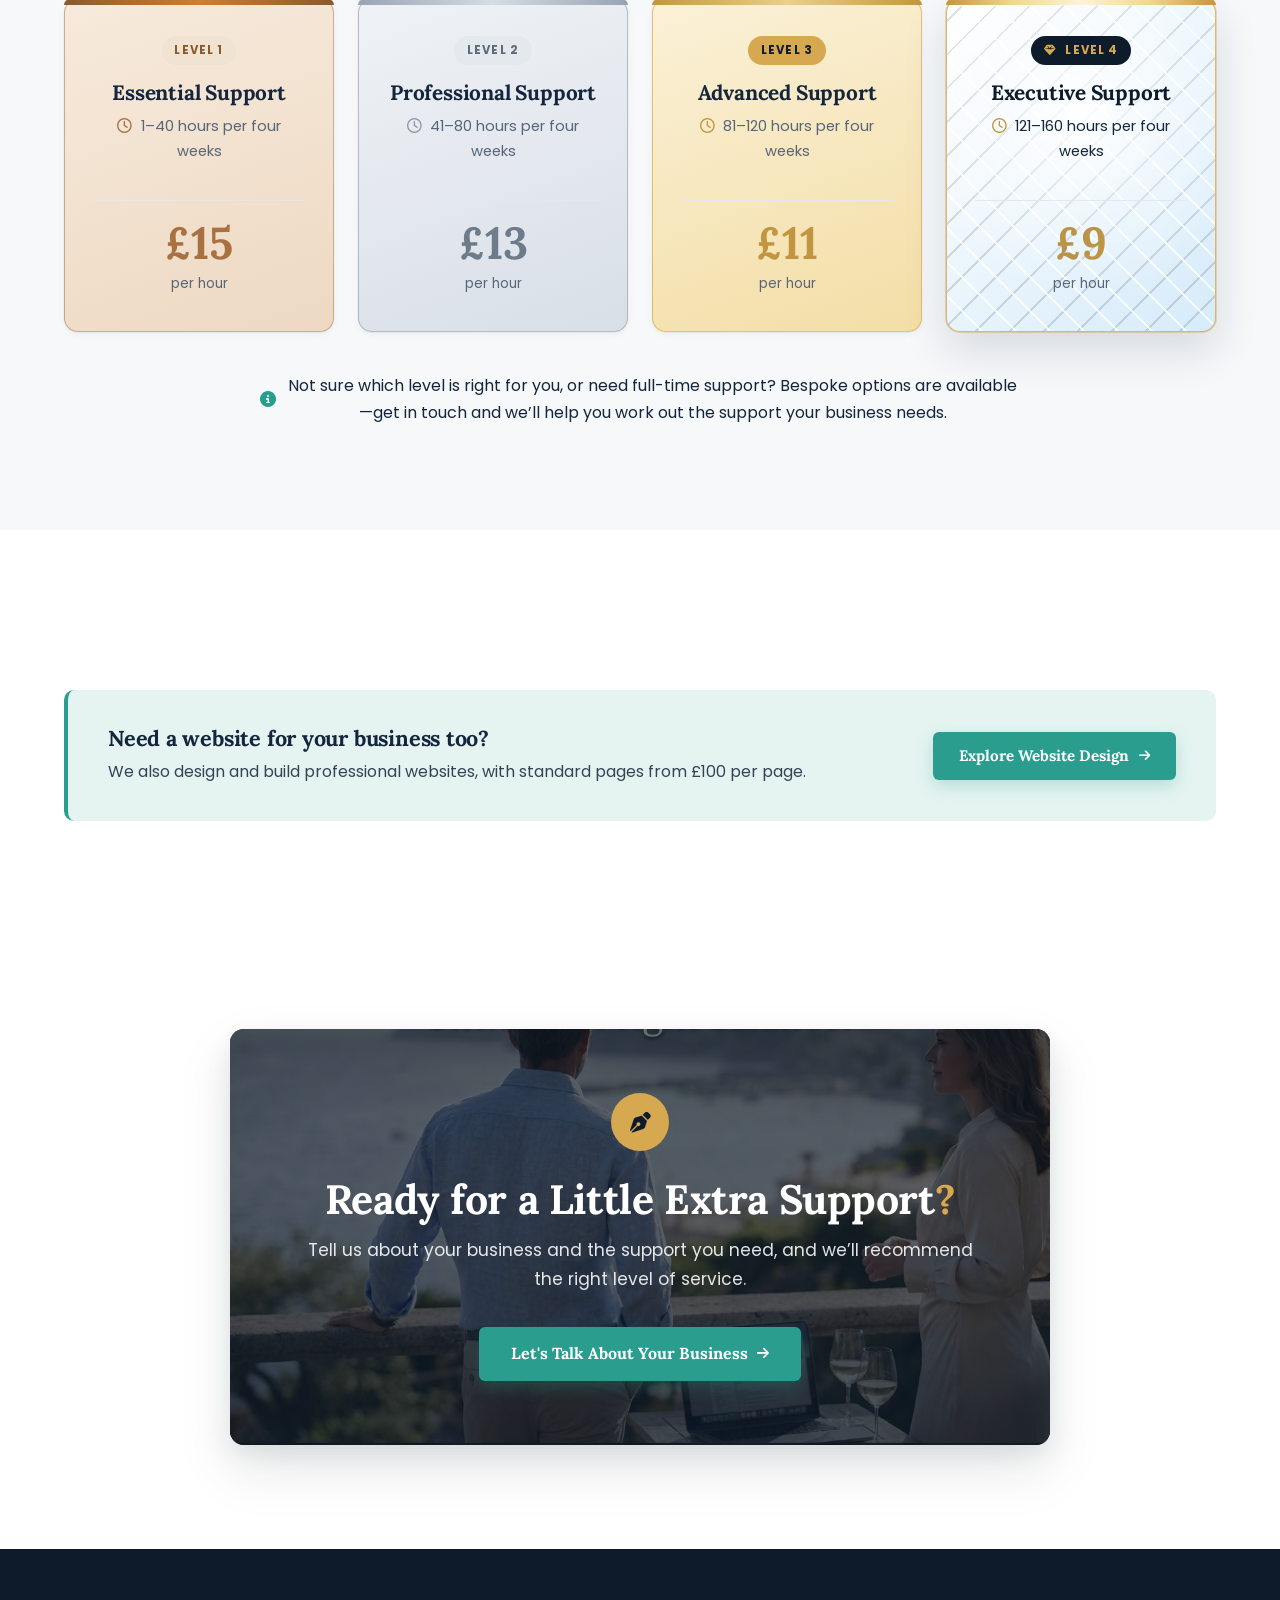
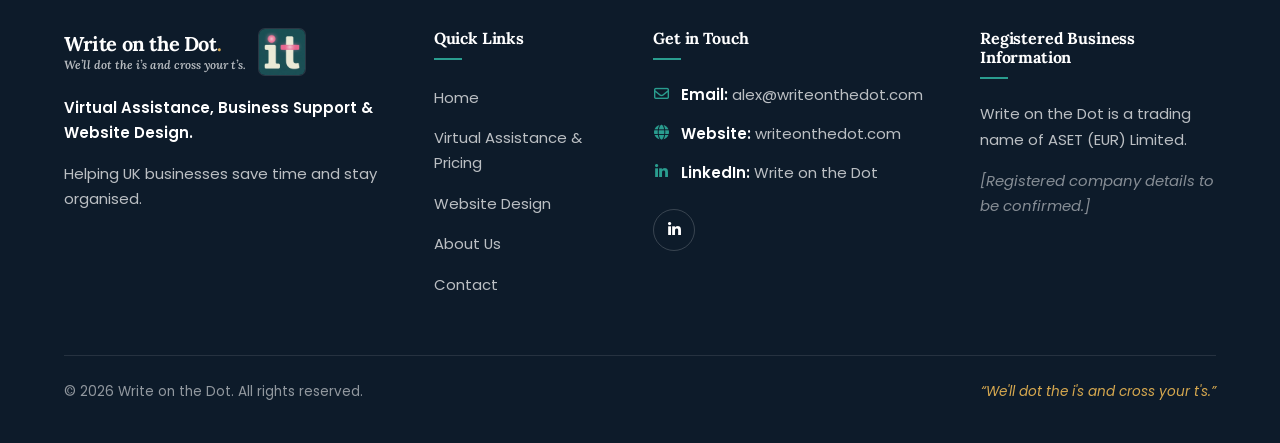
<file: services.html>
<!DOCTYPE html>
<html lang="en-GB">
<head>
  <meta charset="UTF-8">
  <meta name="viewport" content="width=device-width, initial-scale=1.0">
  <title>Virtual Assistance &amp; Pricing | Write on the Dot</title>
  <meta name="description" content="Managed virtual assistance for UK businesses with clear, tiered hourly pricing, UK-based management and oversight, and a founding-client launch offer of £8 per hour.">
  <meta name="theme-color" content="#14263D">
  <link rel="icon" type="image/png" href="images/logo-it-icon.png">

  <!-- Flag JS support early so scroll-reveal styles apply without a flash -->
  <script>document.documentElement.classList.add("js");</script>

  <!-- Fonts -->
  <link rel="preconnect" href="https://fonts.googleapis.com">
  <link rel="preconnect" href="https://fonts.gstatic.com" crossorigin>
  <link href="https://fonts.googleapis.com/css2?family=Lora:wght@500;600;700&family=Poppins:wght@400;500;600;700&display=swap" rel="stylesheet">

  <!-- Icons -->
  <link rel="stylesheet" href="https://cdnjs.cloudflare.com/ajax/libs/font-awesome/6.5.1/css/all.min.css" referrerpolicy="no-referrer">

  <!-- Shared stylesheet -->
  <link rel="stylesheet" href="css/style.css?v=32">
</head>
<body>
  <a class="skip-link" href="#main">Skip to main content</a>

  <!-- ================= HEADER / NAVIGATION ================= -->
  <header class="site-header" id="siteHeader">
    <div class="container nav-container">
      <a href="index.html" class="brand" aria-label="Write on the Dot - Home">
        <span class="brand-text">
          <span class="brand-name">Write on the Dot<span class="brand-dot">.</span></span>
          <span class="brand-tagline">We&rsquo;ll dot the i&rsquo;s and cross your t&rsquo;s.</span>
        </span>
        <img class="brand-logo" src="images/logo-it-icon.png" alt="" width="46" height="46">
      </a>

      <button class="nav-toggle" id="navToggle" aria-controls="primaryNav" aria-expanded="false" aria-label="Open menu">
        <span class="nav-toggle-bar"></span>
        <span class="nav-toggle-bar"></span>
        <span class="nav-toggle-bar"></span>
      </button>

      <nav class="primary-nav" id="primaryNav" aria-label="Main navigation">
        <ul class="nav-list">
          <li><a href="index.html" class="nav-link">Home</a></li>
          <li><a href="services.html" class="nav-link">Virtual Assistance &amp; Pricing</a></li>
          <li><a href="website-design.html" class="nav-link">Website Design</a></li>
          <li><a href="about.html" class="nav-link">About Us</a></li>
          <li><a href="contact.html" class="nav-link">Contact</a></li>
        </ul>
      </nav>
    </div>
  </header>

  <main id="main">

    <!-- ================= PAGE HERO ================= -->
    <section class="page-hero" aria-labelledby="va-heading">
      <div class="page-hero-photo" style="background-image: url('images/banner-illustration.jpg'); --photo-pos: 30% center;" aria-hidden="true"></div>
      <div class="hero-bg" aria-hidden="true"></div>
      <svg class="page-hero-mark" viewBox="0 0 48 48" aria-hidden="true" focusable="false"><path class="logo-stem" d="M6.8 17.3h9.1v15.6h4.5v3.7H6.6v-3.7h2.8V20.9H6.8z"/><path class="logo-stem" d="M26.3 9.5q0-2 2-2h5.3q2 0 2 2v20q0 2.7 2.9 2.7 2.4 0 3.7-1.2l1 4q-2.2 1.8-5.7 1.8-11.2 0-11.2-8.8z"/><circle class="logo-dot" cx="12.8" cy="9.8" r="4.1"/><rect class="logo-bar" x="22" y="16.3" width="20.8" height="5.2" rx="1.2"/></svg>
      <div class="container page-hero-inner">
        <span class="eyebrow animate-in" style="--delay: 0.05s">Virtual Assistance &amp; Pricing</span>
        <h1 id="va-heading" class="page-hero-title animate-in" style="--delay: 0.15s">Managed Virtual Assistance, Competitively Priced<span class="brand-dot">.</span></h1>
        <p class="page-hero-lead animate-in" style="--delay: 0.25s">Dedicated, flexible administrative support for UK businesses, delivered by a global team with UK-based management and oversight.</p>
        <div class="page-hero-actions animate-in" style="--delay: 0.35s">
          <a href="#pricing" class="btn btn-primary btn-lg">View Pricing <i class="fa-solid fa-arrow-down" aria-hidden="true"></i></a>
          <a href="contact.html" class="btn btn-outline btn-lg">Get in Touch</a>
        </div>
      </div>
    </section>

    <!-- =====================================================================
         FOUNDING-CLIENT LAUNCH OFFER (START)
         To withdraw or change the offer, edit or delete everything between
         this comment and "FOUNDING-CLIENT LAUNCH OFFER (END)" below.
         ===================================================================== -->
    <section class="section founding-offer" id="founding-offer" aria-labelledby="founding-heading">
      <div class="container">
        <div class="founding-card reveal">
          <span class="panel-photo" style="background-image: url('images/partner-share-50.jpg'); --photo-pos: center 60%;" aria-hidden="true"></span>
          <div class="founding-price">
            <span class="launch-tag"><i class="fa-solid fa-star" aria-hidden="true"></i> Founding-Client Launch Offer</span>
            <p class="launch-rate" aria-hidden="true"><span class="launch-amount">&pound;8</span><span class="launch-unit">per hour</span></p>
            <p class="founding-sub">Regardless of the standard hourly pricing bands.</p>
          </div>

          <div class="founding-details">
            <h2 id="founding-heading">Become a Founding Client of Write on the Dot</h2>
            <p>Our launch offer is designed for businesses considering virtual assistance, including those trying it for the first time.</p>
            <ul class="founding-list">
              <li><i class="fa-solid fa-circle-check" aria-hidden="true"></i> <span><strong>&pound;8 per hour</strong>, regardless of the standard hourly pricing bands</span></li>
              <li><i class="fa-solid fa-circle-check" aria-hidden="true"></i> <span><strong>Two-week free</strong> introductory trial</span></li>
              <li><i class="fa-solid fa-circle-check" aria-hidden="true"></i> <span><strong>No obligation</strong> to continue after the trial</span></li>
              <li><i class="fa-solid fa-circle-check" aria-hidden="true"></i> <span>Founding-client pricing applies for the <strong>duration of the agreed contract</strong>, subject to agreed terms</span></li>
            </ul>
          </div>
        </div>
      </div>
    </section>
    <!-- ================= FOUNDING-CLIENT LAUNCH OFFER (END) ================= -->

    <!-- ================= STANDARD PRICING ================= -->
    <section class="section pricing" id="pricing" aria-labelledby="pricing-heading">
      <div class="container">
        <header class="section-header reveal">
          <span class="eyebrow">Standard Pricing</span>
          <h2 id="pricing-heading" class="section-title">Simple, Tiered Hourly Rates</h2>
          <p class="section-intro">Pricing is based on the number of hours of support you need over a four-week period. The more support you need, the lower the hourly rate.</p>
        </header>

        <div class="pricing-grid">
          <article class="price-card price-card--bronze reveal">
            <span class="price-level">Level 1</span>
            <h3 class="price-name">Essential Support</h3>
            <p class="price-hours"><i class="fa-regular fa-clock" aria-hidden="true"></i> 1&ndash;40 hours per four weeks</p>
            <p class="price-rate"><span class="price-amount">&pound;15</span><span class="price-per">per hour</span></p>
          </article>

          <article class="price-card price-card--silver reveal">
            <span class="price-level">Level 2</span>
            <h3 class="price-name">Professional Support</h3>
            <p class="price-hours"><i class="fa-regular fa-clock" aria-hidden="true"></i> 41&ndash;80 hours per four weeks</p>
            <p class="price-rate"><span class="price-amount">&pound;13</span><span class="price-per">per hour</span></p>
          </article>

          <article class="price-card price-card--gold reveal">
            <span class="price-level">Level 3</span>
            <h3 class="price-name">Advanced Support</h3>
            <p class="price-hours"><i class="fa-regular fa-clock" aria-hidden="true"></i> 81&ndash;120 hours per four weeks</p>
            <p class="price-rate"><span class="price-amount">&pound;11</span><span class="price-per">per hour</span></p>
          </article>

          <article class="price-card price-card--platinum reveal">
            <span class="price-level"><i class="fa-solid fa-gem" aria-hidden="true"></i> Level 4</span>
            <h3 class="price-name">Executive Support</h3>
            <p class="price-hours"><i class="fa-regular fa-clock" aria-hidden="true"></i> 121&ndash;160 hours per four weeks</p>
            <p class="price-rate"><span class="price-amount">&pound;9</span><span class="price-per">per hour</span></p>
          </article>
        </div>

        <p class="pricing-note reveal"><i class="fa-solid fa-circle-info" aria-hidden="true"></i> <span>Not sure which level is right for you, or need full-time support? Bespoke options are available&mdash;get in touch and we&rsquo;ll help you work out the support your business needs.</span></p>
      </div>
    </section>

    <!-- ================= WEBSITE DESIGN CROSS-PROMO ================= -->
    <section class="section" aria-labelledby="website-promo-heading">
      <div class="container">
        <div class="services-cta reveal">
          <div class="services-cta-text">
            <h3 id="website-promo-heading">Need a website for your business too?</h3>
            <p>We also design and build professional websites, with standard pages from &pound;100 per page.</p>
          </div>
          <a href="website-design.html" class="btn btn-primary">Explore Website Design <i class="fa-solid fa-arrow-right" aria-hidden="true"></i></a>
        </div>
      </div>
    </section>

    <!-- ================= FINAL CTA ================= -->
    <section class="section final-cta" aria-labelledby="final-cta-heading">
      <div class="container">
        <div class="final-cta-inner final-cta-photo reveal">
          <span class="panel-photo" style="background-image: url('images/work-life-balance.jpg'); --photo-pos: center 45%; --photo-opacity: 0.85;" aria-hidden="true"></span>
          <span class="final-cta-mark" aria-hidden="true"><i class="fa-solid fa-pen-nib"></i></span>
          <h2 id="final-cta-heading" class="section-title">Ready for a Little Extra Support<span class="brand-dot">?</span></h2>
          <p class="section-intro">Tell us about your business and the support you need, and we&rsquo;ll recommend the right level of service.</p>
          <a href="contact.html" class="btn btn-primary btn-lg">Let's Talk About Your Business <i class="fa-solid fa-arrow-right" aria-hidden="true"></i></a>
        </div>
      </div>
    </section>
  </main>

  <!-- ================= FOOTER ================= -->
  <footer class="site-footer">
    <div class="container">
      <div class="footer-grid">
        <div class="footer-col footer-about">
          <a href="index.html" class="brand brand-light" aria-label="Write on the Dot - Home">
            <span class="brand-text">
              <span class="brand-name">Write on the Dot<span class="brand-dot">.</span></span>
              <span class="brand-tagline">We&rsquo;ll dot the i&rsquo;s and cross your t&rsquo;s.</span>
            </span>
            <img class="brand-logo" src="images/logo-it-icon.png" alt="" width="46" height="46">
          </a>
          <p class="footer-tagline">Virtual Assistance, Business Support &amp; Website Design.</p>
          <p>Helping UK businesses save time and stay organised.</p>
        </div>

        <div class="footer-col">
          <h2 class="footer-heading">Quick Links</h2>
          <ul class="footer-links">
            <li><a href="index.html">Home</a></li>
            <li><a href="services.html">Virtual Assistance &amp; Pricing</a></li>
            <li><a href="website-design.html">Website Design</a></li>
            <li><a href="about.html">About Us</a></li>
            <li><a href="contact.html">Contact</a></li>
          </ul>
        </div>

        <div class="footer-col">
          <h2 class="footer-heading">Get in Touch</h2>
          <ul class="footer-contact">
            <li><i class="fa-regular fa-envelope" aria-hidden="true"></i><span><span class="label">Email:</span> <a href="mailto:alex@writeonthedot.com">alex@writeonthedot.com</a></span></li>
            <li><i class="fa-solid fa-globe" aria-hidden="true"></i><span><span class="label">Website:</span> <a href="https://writeonthedot.com/">writeonthedot.com</a></span></li>
            <li><i class="fa-brands fa-linkedin-in" aria-hidden="true"></i><span><span class="label">LinkedIn:</span> <a href="https://www.linkedin.com/company/write-on-the-dot/" target="_blank" rel="noopener">Write on the Dot</a></span></li>
          </ul>
          <div class="social-links" aria-label="Social media">
            <a href="https://www.linkedin.com/company/write-on-the-dot/" class="social-link" target="_blank" rel="noopener" aria-label="Write on the Dot on LinkedIn (opens in a new tab)" title="Write on the Dot on LinkedIn"><i class="fa-brands fa-linkedin-in" aria-hidden="true"></i></a>
          </div>
        </div>

        <div class="footer-col">
          <h2 class="footer-heading">Registered Business Information</h2>
          <p>Write on the Dot is a trading name of ASET (EUR) Limited.</p>
          <p class="footer-muted">[Registered company details to be confirmed.]</p>
        </div>
      </div>

      <div class="footer-bottom">
        <p>&copy; 2026 Write on the Dot. All rights reserved.</p>
        <p class="footer-bottom-slogan">&ldquo;We'll dot the i's and cross your t's.&rdquo;</p>
      </div>
    </div>
  </footer>

  <!-- Back to top -->
  <button class="back-to-top" id="backToTop" aria-label="Back to top">
    <i class="fa-solid fa-arrow-up" aria-hidden="true"></i>
  </button>

  <script src="js/script.js"></script>
</body>
</html>
</file>
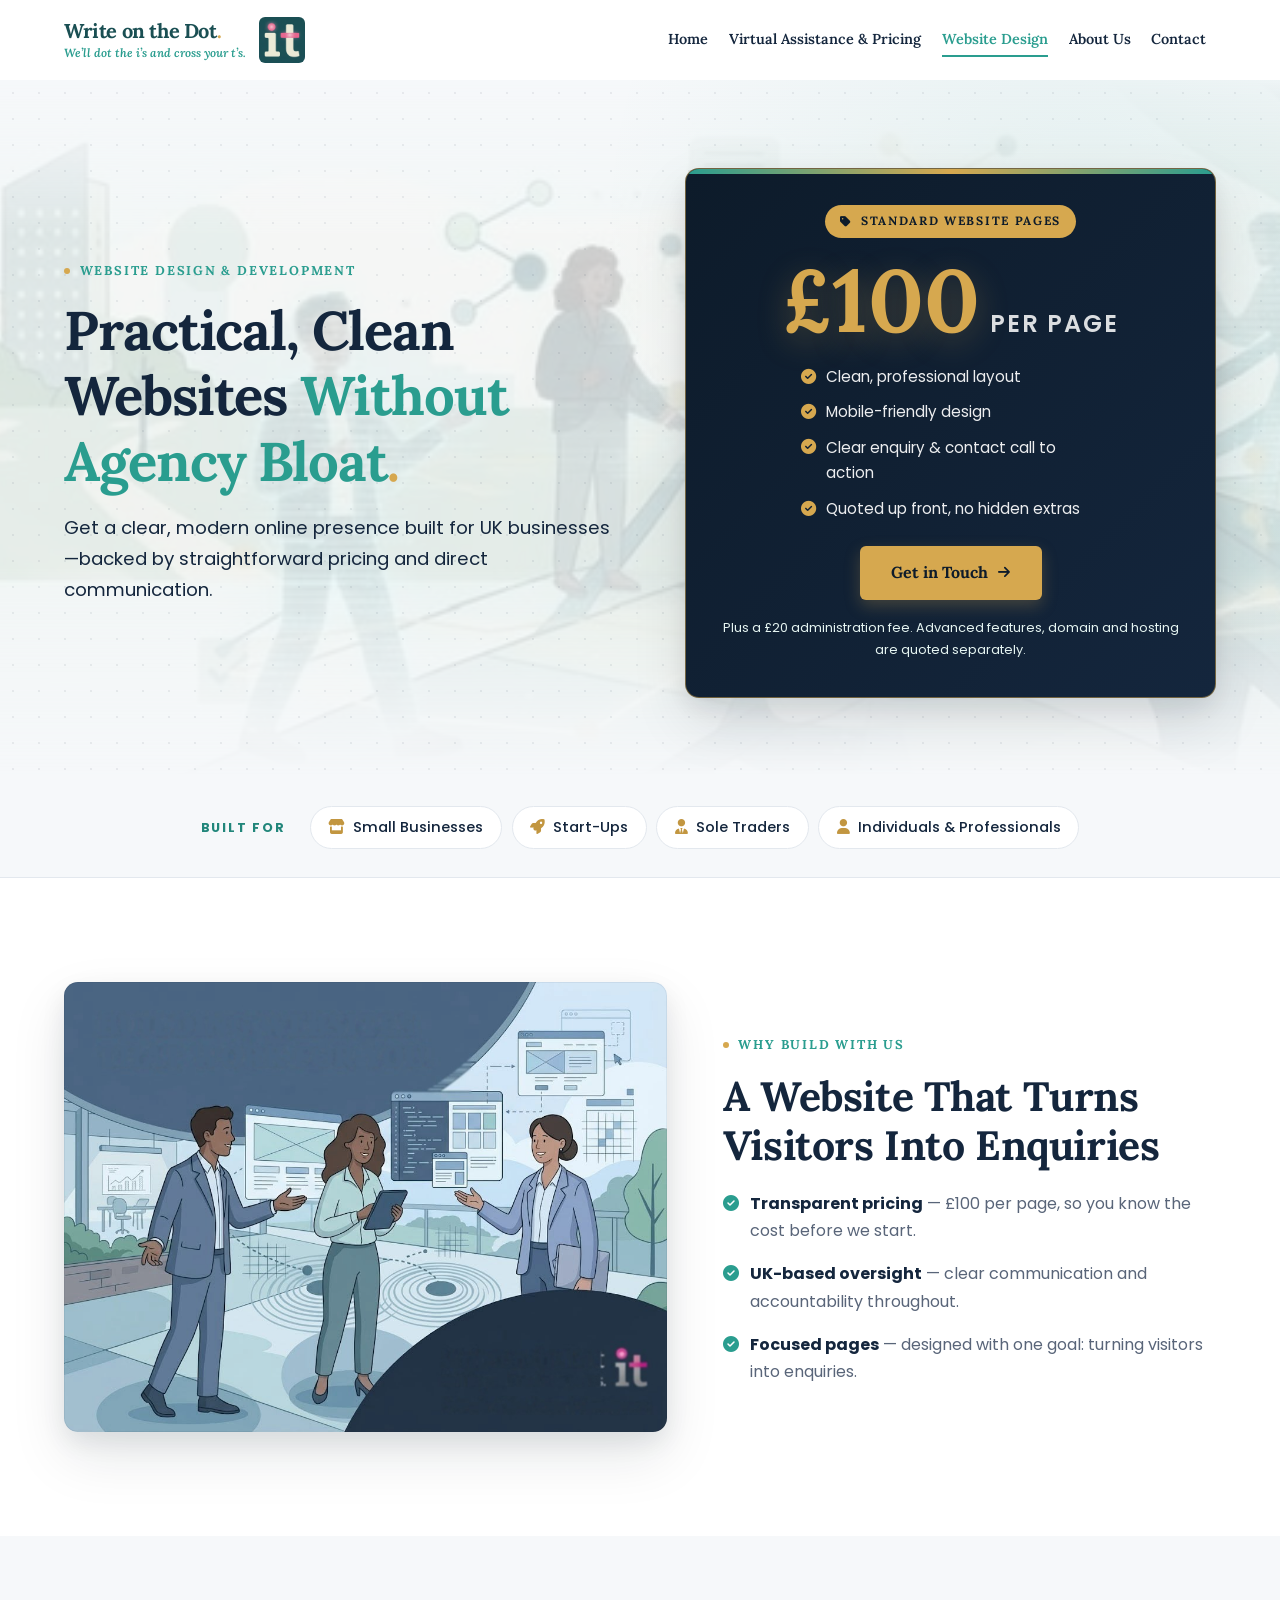
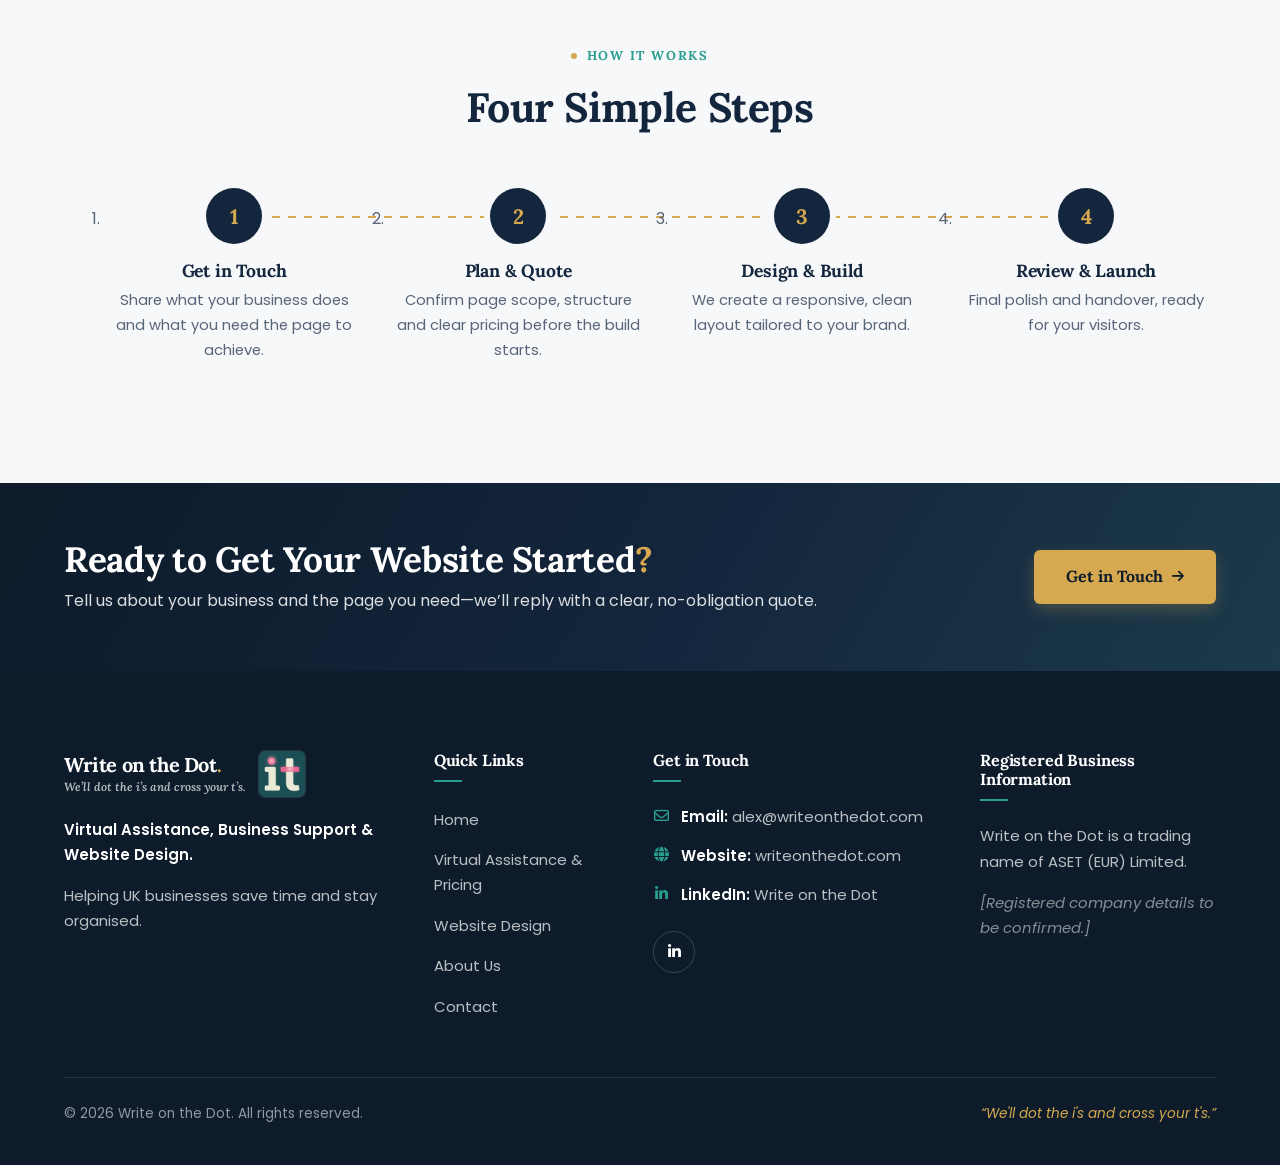
<file: website-design.html>
<!DOCTYPE html>
<html lang="en-GB">
<head>
  <meta charset="UTF-8">
  <meta name="viewport" content="width=device-width, initial-scale=1.0">
  <title>Website Design &amp; Development | Write on the Dot</title>
  <meta name="description" content="Professional website design and development for small businesses, start-ups, sole traders and individuals. Standard pages from £100 per page, with advanced features quoted separately.">
  <meta name="theme-color" content="#14263D">
  <link rel="icon" type="image/png" href="images/logo-it-icon.png">

  <!-- Flag JS support early so scroll-reveal styles apply without a flash -->
  <script>document.documentElement.classList.add("js");</script>

  <!-- Fonts -->
  <link rel="preconnect" href="https://fonts.googleapis.com">
  <link rel="preconnect" href="https://fonts.gstatic.com" crossorigin>
  <link href="https://fonts.googleapis.com/css2?family=Lora:wght@500;600;700&family=Poppins:wght@400;500;600;700&display=swap" rel="stylesheet">

  <!-- Icons -->
  <link rel="stylesheet" href="https://cdnjs.cloudflare.com/ajax/libs/font-awesome/6.5.1/css/all.min.css" referrerpolicy="no-referrer">

  <!-- Shared stylesheet -->
  <link rel="stylesheet" href="css/style.css?v=32">
</head>
<body>
  <a class="skip-link" href="#main">Skip to main content</a>

  <!-- ================= HEADER / NAVIGATION ================= -->
  <header class="site-header" id="siteHeader">
    <div class="container nav-container">
      <a href="index.html" class="brand" aria-label="Write on the Dot - Home">
        <span class="brand-text">
          <span class="brand-name">Write on the Dot<span class="brand-dot">.</span></span>
          <span class="brand-tagline">We&rsquo;ll dot the i&rsquo;s and cross your t&rsquo;s.</span>
        </span>
        <img class="brand-logo" src="images/logo-it-icon.png" alt="" width="46" height="46">
      </a>

      <button class="nav-toggle" id="navToggle" aria-controls="primaryNav" aria-expanded="false" aria-label="Open menu">
        <span class="nav-toggle-bar"></span>
        <span class="nav-toggle-bar"></span>
        <span class="nav-toggle-bar"></span>
      </button>

      <nav class="primary-nav" id="primaryNav" aria-label="Main navigation">
        <ul class="nav-list">
          <li><a href="index.html" class="nav-link">Home</a></li>
          <li><a href="services.html" class="nav-link">Virtual Assistance &amp; Pricing</a></li>
          <li><a href="website-design.html" class="nav-link">Website Design</a></li>
          <li><a href="about.html" class="nav-link">About Us</a></li>
          <li><a href="contact.html" class="nav-link">Contact</a></li>
        </ul>
      </nav>
    </div>
  </header>

  <main id="main">

    <!-- ================= 1. HERO & PROMINENT £100 OFFER ================= -->
    <section class="page-hero wd-hero" aria-labelledby="wd-heading">
      <div class="page-hero-photo" style="background-image: url('images/banner-illustration-slim.jpg'); --photo-pos: 60% center;" aria-hidden="true"></div>
      <div class="hero-bg" aria-hidden="true"></div>
      <div class="container wd-hero-grid">
        <div class="wd-hero-content">
          <span class="eyebrow animate-in" style="--delay: 0.05s">Website Design &amp; Development</span>
          <h1 id="wd-heading" class="page-hero-title animate-in" style="--delay: 0.15s">Practical, Clean Websites <span class="text-accent">Without Agency Bloat</span><span class="brand-dot">.</span></h1>
          <p class="page-hero-lead animate-in" style="--delay: 0.25s">Get a clear, modern online presence built for UK businesses&mdash;backed by straightforward pricing and direct communication.</p>
        </div>

        <div class="wd-offer-box animate-in" style="--delay: 0.3s">
          <span class="launch-tag"><i class="fa-solid fa-tag" aria-hidden="true"></i> Standard Website Pages</span>
          <p class="wd-offer-price"><span class="wd-offer-amount">&pound;100</span><span class="wd-offer-unit">per page</span></p>
          <ul class="wd-offer-list">
            <li><i class="fa-solid fa-circle-check" aria-hidden="true"></i> Clean, professional layout</li>
            <li><i class="fa-solid fa-circle-check" aria-hidden="true"></i> Mobile-friendly design</li>
            <li><i class="fa-solid fa-circle-check" aria-hidden="true"></i> Clear enquiry &amp; contact call to action</li>
            <li><i class="fa-solid fa-circle-check" aria-hidden="true"></i> Quoted up front, no hidden extras</li>
          </ul>
          <a href="contact.html" class="btn btn-gold btn-lg">Get in Touch <i class="fa-solid fa-arrow-right" aria-hidden="true"></i></a>
          <p class="wd-offer-fine">Plus a &pound;20 administration fee. Advanced features, domain and hosting are quoted separately.</p>
        </div>
      </div>
    </section>

    <!-- ================= 2. WHO IT'S FOR (COMPACT STRIP) ================= -->
    <section class="wd-audience-strip" aria-labelledby="audience-heading">
      <div class="container">
        <div class="wd-audience reveal">
          <h2 id="audience-heading" class="wd-audience-label">Built for</h2>
          <ul class="wd-pills">
            <li><i class="fa-solid fa-store" aria-hidden="true"></i> Small Businesses</li>
            <li><i class="fa-solid fa-rocket" aria-hidden="true"></i> Start-Ups</li>
            <li><i class="fa-solid fa-user-tie" aria-hidden="true"></i> Sole Traders</li>
            <li><i class="fa-solid fa-user" aria-hidden="true"></i> Individuals &amp; Professionals</li>
          </ul>
        </div>
      </div>
    </section>

    <!-- ================= 3. WHY BUILD WITH US ================= -->
    <section class="section wd-why" aria-labelledby="why-heading">
      <div class="container">
        <div class="feature-split reveal">
          <figure class="feature-media">
            <img src="images/story-team.jpg" alt="Illustration of three professionals collaborating around website wireframes and digital tools." width="1024" height="765" loading="lazy">
          </figure>
          <div class="feature-copy">
            <span class="eyebrow">Why Build With Us</span>
            <h2 id="why-heading" class="section-title">A Website That Turns Visitors Into Enquiries</h2>
            <ul class="wd-benefit-list">
              <li><i class="fa-solid fa-circle-check" aria-hidden="true"></i> <span><strong>Transparent pricing</strong> &mdash; &pound;100 per page, so you know the cost before we start.</span></li>
              <li><i class="fa-solid fa-circle-check" aria-hidden="true"></i> <span><strong>UK-based oversight</strong> &mdash; clear communication and accountability throughout.</span></li>
              <li><i class="fa-solid fa-circle-check" aria-hidden="true"></i> <span><strong>Focused pages</strong> &mdash; designed with one goal: turning visitors into enquiries.</span></li>
            </ul>
          </div>
        </div>
      </div>
    </section>

    <!-- ================= 4. HOW IT WORKS ================= -->
    <section class="section wd-process" aria-labelledby="process-heading">
      <div class="container">
        <header class="section-header reveal">
          <span class="eyebrow">How It Works</span>
          <h2 id="process-heading" class="section-title">Four Simple Steps</h2>
        </header>

        <ol class="wd-flow">
          <li class="reveal">
            <span class="wd-flow-num">1</span>
            <h3>Get in Touch</h3>
            <p>Share what your business does and what you need the page to achieve.</p>
          </li>
          <li class="reveal">
            <span class="wd-flow-num">2</span>
            <h3>Plan &amp; Quote</h3>
            <p>Confirm page scope, structure and clear pricing before the build starts.</p>
          </li>
          <li class="reveal">
            <span class="wd-flow-num">3</span>
            <h3>Design &amp; Build</h3>
            <p>We create a responsive, clean layout tailored to your brand.</p>
          </li>
          <li class="reveal">
            <span class="wd-flow-num">4</span>
            <h3>Review &amp; Launch</h3>
            <p>Final polish and handover, ready for your visitors.</p>
          </li>
        </ol>
      </div>
    </section>

    <!-- ================= 5. CLOSING CALL TO ACTION ================= -->
    <section class="wd-closing" aria-labelledby="wd-final-heading">
      <div class="container wd-closing-inner reveal">
        <div>
          <h2 id="wd-final-heading">Ready to Get Your Website Started<span class="brand-dot">?</span></h2>
          <p>Tell us about your business and the page you need&mdash;we&rsquo;ll reply with a clear, no-obligation quote.</p>
        </div>
        <a href="contact.html" class="btn btn-gold btn-lg">Get in Touch <i class="fa-solid fa-arrow-right" aria-hidden="true"></i></a>
      </div>
    </section>
  </main>

  <!-- ================= FOOTER ================= -->
  <footer class="site-footer">
    <div class="container">
      <div class="footer-grid">
        <div class="footer-col footer-about">
          <a href="index.html" class="brand brand-light" aria-label="Write on the Dot - Home">
            <span class="brand-text">
              <span class="brand-name">Write on the Dot<span class="brand-dot">.</span></span>
              <span class="brand-tagline">We&rsquo;ll dot the i&rsquo;s and cross your t&rsquo;s.</span>
            </span>
            <img class="brand-logo" src="images/logo-it-icon.png" alt="" width="46" height="46">
          </a>
          <p class="footer-tagline">Virtual Assistance, Business Support &amp; Website Design.</p>
          <p>Helping UK businesses save time and stay organised.</p>
        </div>

        <div class="footer-col">
          <h2 class="footer-heading">Quick Links</h2>
          <ul class="footer-links">
            <li><a href="index.html">Home</a></li>
            <li><a href="services.html">Virtual Assistance &amp; Pricing</a></li>
            <li><a href="website-design.html">Website Design</a></li>
            <li><a href="about.html">About Us</a></li>
            <li><a href="contact.html">Contact</a></li>
          </ul>
        </div>

        <div class="footer-col">
          <h2 class="footer-heading">Get in Touch</h2>
          <ul class="footer-contact">
            <li><i class="fa-regular fa-envelope" aria-hidden="true"></i><span><span class="label">Email:</span> <a href="mailto:alex@writeonthedot.com">alex@writeonthedot.com</a></span></li>
            <li><i class="fa-solid fa-globe" aria-hidden="true"></i><span><span class="label">Website:</span> <a href="https://writeonthedot.com/">writeonthedot.com</a></span></li>
            <li><i class="fa-brands fa-linkedin-in" aria-hidden="true"></i><span><span class="label">LinkedIn:</span> <a href="https://www.linkedin.com/company/write-on-the-dot/" target="_blank" rel="noopener">Write on the Dot</a></span></li>
          </ul>
          <div class="social-links" aria-label="Social media">
            <a href="https://www.linkedin.com/company/write-on-the-dot/" class="social-link" target="_blank" rel="noopener" aria-label="Write on the Dot on LinkedIn (opens in a new tab)" title="Write on the Dot on LinkedIn"><i class="fa-brands fa-linkedin-in" aria-hidden="true"></i></a>
          </div>
        </div>

        <div class="footer-col">
          <h2 class="footer-heading">Registered Business Information</h2>
          <p>Write on the Dot is a trading name of ASET (EUR) Limited.</p>
          <p class="footer-muted">[Registered company details to be confirmed.]</p>
        </div>
      </div>

      <div class="footer-bottom">
        <p>&copy; 2026 Write on the Dot. All rights reserved.</p>
        <p class="footer-bottom-slogan">&ldquo;We'll dot the i's and cross your t's.&rdquo;</p>
      </div>
    </div>
  </footer>

  <!-- Back to top -->
  <button class="back-to-top" id="backToTop" aria-label="Back to top">
    <i class="fa-solid fa-arrow-up" aria-hidden="true"></i>
  </button>

  <script src="js/script.js"></script>
</body>
</html>
</file>
<file: css/style.css>
/* ==========================================================================
   Write on the Dot - Shared Stylesheet
   Used across: index.html, about.html, services.html, contact.html
   ========================================================================== */

/* -------------------------------------------------------------------------
   1. Design tokens
   ------------------------------------------------------------------------- */
:root {
  /* Brand colours */
  --navy: #14263D;
  --navy-dark: #0D1B2A;
  --white: #FFFFFF;
  --off-white: #F6F8FA;
  --teal: #2A9D8F;
  --teal-dark: #21867A;
  --teal-light: #E5F4F1;
  --gold: #D6A84F;
  --gold-dark: #C29640;
  --text: #596579;
  --border: #E3E8EE;

  /* Logo mark (sampled from the original "it" brand asset) */
  --logo-teal: #1A4F53;
  --logo-stem: #EBEAD6;
  --logo-pink: #EA678F;

  /* Typography */
  --font-heading: "Lora", Georgia, "Times New Roman", serif;
  --font-body: "Poppins", system-ui, -apple-system, "Segoe UI", sans-serif;

  /* Layout */
  --container: 1200px;
  --header-h: 80px;
  --radius-sm: 6px;
  --radius: 10px;
  --radius-lg: 14px;

  /* Elevation */
  --shadow-sm: 0 1px 2px rgba(13, 27, 42, 0.05), 0 2px 8px rgba(13, 27, 42, 0.04);
  --shadow: 0 4px 12px rgba(13, 27, 42, 0.06), 0 12px 32px rgba(13, 27, 42, 0.06);
  --shadow-lg: 0 10px 24px rgba(13, 27, 42, 0.08), 0 24px 56px rgba(13, 27, 42, 0.10);

  /* Motion */
  --ease: cubic-bezier(0.22, 0.61, 0.36, 1);
  --t-fast: 0.2s;
  --t: 0.35s;
}

/* -------------------------------------------------------------------------
   2. Reset & base
   ------------------------------------------------------------------------- */
*,
*::before,
*::after { box-sizing: border-box; }

html {
  scroll-behavior: smooth;
  scroll-padding-top: var(--header-h);
  -webkit-text-size-adjust: 100%;
}

body {
  margin: 0;
  font-family: var(--font-body);
  font-size: 1rem;
  line-height: 1.7;
  color: var(--text);
  background: var(--white);
  -webkit-font-smoothing: antialiased;
  overflow-x: hidden;
}

body.nav-open { overflow: hidden; }

h1, h2, h3, h4 {
  font-family: var(--font-heading);
  font-weight: 700;
  color: var(--navy);
  line-height: 1.2;
  margin: 0 0 0.75rem;
  letter-spacing: -0.01em;
}

p { margin: 0 0 1rem; }
p:last-child { margin-bottom: 0; }

a { color: var(--teal); text-decoration: none; transition: color var(--t-fast) var(--ease); }

img { max-width: 100%; display: block; }

ul { margin: 0; padding: 0; list-style: none; }

:focus-visible {
  outline: 3px solid var(--gold);
  outline-offset: 3px;
  border-radius: 4px;
}

.skip-link {
  position: absolute;
  left: 1rem;
  top: -100px;
  z-index: 2000;
  padding: 0.75rem 1.25rem;
  background: var(--navy);
  color: var(--white);
  border-radius: var(--radius-sm);
  font-weight: 600;
}
.skip-link:focus { top: 1rem; }

.container {
  width: 100%;
  max-width: var(--container);
  margin: 0 auto;
  padding: 0 1.5rem;
}

.text-accent { color: var(--teal); }
.text-teal { color: var(--teal); }
.text-gold { color: var(--gold); }

/* -------------------------------------------------------------------------
   3. Buttons
   ------------------------------------------------------------------------- */
.btn {
  display: inline-flex;
  align-items: center;
  justify-content: center;
  gap: 0.6rem;
  min-height: 48px;
  padding: 0.75rem 1.5rem;
  font-family: var(--font-heading);
  font-size: 0.95rem;
  font-weight: 700;
  line-height: 1.2;
  border: 2px solid transparent;
  border-radius: var(--radius-sm);
  cursor: pointer;
  text-align: center;
  transition: background-color var(--t-fast) var(--ease), color var(--t-fast) var(--ease),
              border-color var(--t-fast) var(--ease), transform var(--t-fast) var(--ease),
              box-shadow var(--t-fast) var(--ease);
}
.btn i { font-size: 0.85em; transition: transform var(--t-fast) var(--ease); }
.btn:hover i { transform: translateX(3px); }
.btn:hover { transform: translateY(-2px); }
.btn:active { transform: translateY(0); }

.btn-lg { min-height: 54px; padding: 0.9rem 1.85rem; font-size: 1rem; }

.btn-primary { background: var(--teal); color: var(--white); box-shadow: 0 6px 16px rgba(42, 157, 143, 0.25); }
.btn-primary:hover { background: var(--teal-dark); color: var(--white); box-shadow: 0 10px 22px rgba(42, 157, 143, 0.3); }

.btn-outline { background: transparent; color: var(--navy); border-color: var(--navy); }
.btn-outline:hover { background: var(--navy); color: var(--white); }

.btn-gold { background: var(--gold); color: var(--navy-dark); box-shadow: 0 6px 16px rgba(214, 168, 79, 0.25); }
.btn-gold:hover { background: var(--gold-dark); color: var(--navy-dark); }

/* -------------------------------------------------------------------------
   4. Brand / logo
   ------------------------------------------------------------------------- */
/* Lockup: name with slogan underneath, "it" logo on the right */
.brand {
  display: inline-flex;
  align-items: center;
  gap: 0.8rem;
  color: var(--logo-teal);
  font-family: var(--font-heading);
  font-weight: 800;
  font-size: 1.25rem;
  letter-spacing: -0.02em;
}
.brand:hover { color: var(--logo-teal); }

.brand-text { display: flex; flex-direction: column; line-height: 1.1; }
.brand-tagline {
  margin-top: 0.2rem;
  font-size: 0.74rem;
  font-weight: 600;
  font-style: italic;
  letter-spacing: 0;
  color: var(--teal);
  white-space: nowrap;
}

.brand-logo {
  display: block;
  flex: 0 0 auto;
  width: 46px;
  height: 46px;
  border-radius: var(--radius-sm);
}

/* "it" logo mark drawn in SVG (used for the intro animation and watermarks) */
.logo-svg { display: block; width: 100%; height: 100%; }
.logo-stem { fill: var(--logo-stem); }
.logo-dot,
.logo-bar { fill: var(--logo-pink); }

.brand-dot { color: var(--gold); }

.brand-light,
.brand-light:hover { color: var(--white); }
.brand-light .brand-tagline { color: rgba(255, 255, 255, 0.7); }

.brand-light .brand-logo { box-shadow: 0 0 0 1px rgba(255, 255, 255, 0.12); }

/* -------------------------------------------------------------------------
   5. Header & navigation
   ------------------------------------------------------------------------- */
.site-header {
  position: sticky;
  top: 0;
  z-index: 1000;
  height: var(--header-h);
  background: rgba(255, 255, 255, 0.96);
  backdrop-filter: saturate(160%) blur(10px);
  -webkit-backdrop-filter: saturate(160%) blur(10px);
  border-bottom: 1px solid transparent;
  transition: box-shadow var(--t) var(--ease), border-color var(--t) var(--ease), height var(--t) var(--ease);
}
.site-header.scrolled {
  border-color: var(--border);
  box-shadow: 0 4px 20px rgba(13, 27, 42, 0.06);
}

.nav-container {
  display: flex;
  align-items: center;
  justify-content: space-between;
  height: 100%;
}

.primary-nav {
  display: flex;
  align-items: center;
  gap: 1.25rem;
}

.nav-list {
  display: flex;
  align-items: center;
  gap: 0.1rem;
}

.nav-link {
  position: relative;
  display: inline-block;
  padding: 0.5rem 0.6rem;
  color: var(--navy);
  font-family: var(--font-heading);
  font-weight: 600;
  font-size: 0.9rem;
  white-space: nowrap;
}
.brand-name,
.nav-cta { white-space: nowrap; }
.nav-link::after {
  content: "";
  position: absolute;
  left: 0.6rem;
  right: 0.6rem;
  bottom: 0.2rem;
  height: 2px;
  background: var(--teal);
  transform: scaleX(0);
  transform-origin: left;
  transition: transform var(--t) var(--ease);
}
.nav-link:hover { color: var(--teal); }
.nav-link:hover::after,
.nav-link.active::after { transform: scaleX(1); }
.nav-link.active { color: var(--teal); }

.nav-cta { min-height: 44px; padding: 0.6rem 1.3rem; }

/* Hamburger toggle */
.nav-toggle {
  display: none;
  position: relative;
  width: 46px;
  height: 46px;
  padding: 0;
  background: transparent;
  border: 1px solid var(--border);
  border-radius: var(--radius-sm);
  cursor: pointer;
}
.nav-toggle-bar {
  position: absolute;
  left: 12px;
  width: 20px;
  height: 2px;
  background: var(--navy);
  border-radius: 2px;
  transition: transform var(--t) var(--ease), opacity var(--t-fast) var(--ease), top var(--t) var(--ease);
}
.nav-toggle-bar:nth-child(1) { top: 15px; }
.nav-toggle-bar:nth-child(2) { top: 22px; }
.nav-toggle-bar:nth-child(3) { top: 29px; }
.nav-toggle[aria-expanded="true"] .nav-toggle-bar:nth-child(1) { top: 22px; transform: rotate(45deg); }
.nav-toggle[aria-expanded="true"] .nav-toggle-bar:nth-child(2) { opacity: 0; }
.nav-toggle[aria-expanded="true"] .nav-toggle-bar:nth-child(3) { top: 22px; transform: rotate(-45deg); }

/* -------------------------------------------------------------------------
   6. Shared section styles
   ------------------------------------------------------------------------- */
.section { padding: 6.5rem 0; position: relative; }

.section-header {
  max-width: 760px;
  margin: 0 auto 3.5rem;
  text-align: center;
}

.eyebrow {
  display: inline-flex;
  align-items: center;
  gap: 0.6rem;
  margin-bottom: 1rem;
  color: var(--teal);
  font-family: var(--font-heading);
  font-size: 0.8rem;
  font-weight: 700;
  letter-spacing: 0.14em;
  text-transform: uppercase;
}
.eyebrow::before {
  content: "";
  width: 6px;
  height: 6px;
  background: var(--gold);
  border-radius: 50%;
}
.eyebrow-light { color: #7FD1C6; }

.section-title {
  font-size: clamp(1.85rem, 3.2vw, 2.6rem);
  font-weight: 800;
}
.section-title.light { color: var(--white); }

.section-intro {
  font-size: 1.075rem;
  max-width: 680px;
  margin-left: auto;
  margin-right: auto;
}

.card-title {
  font-size: 1.1rem;
  font-weight: 700;
  margin-bottom: 0.6rem;
}

/* -------------------------------------------------------------------------
   6b. Top brand banner (homepage)
   ------------------------------------------------------------------------- */
.top-banner {
  border-bottom: 3px solid var(--gold);
  line-height: 0;
}
.top-banner img {
  display: block;
  width: 100%;
  height: auto;
}

/* -------------------------------------------------------------------------
   7. Hero
   ------------------------------------------------------------------------- */
.hero {
  position: relative;
  padding: 4.5rem 0 6rem;
  background: var(--off-white);
  overflow: hidden;
}

.hero-bg {
  position: absolute;
  inset: 0;
  background-image:
    radial-gradient(circle at 85% 20%, rgba(42, 157, 143, 0.08), transparent 40%),
    radial-gradient(rgba(20, 38, 61, 0.07) 1px, transparent 1px);
  background-size: auto, 26px 26px;
  pointer-events: none;
}

/* Low-opacity virtual assistant photo, faded towards the text side */
.hero-photo {
  position: absolute;
  inset: 0;
  background: url("../images/banner-illustration.jpg") 70% center / cover no-repeat;
  opacity: 0.9;
  filter: contrast(1.03);
  -webkit-mask-image: linear-gradient(90deg, rgba(0, 0, 0, 0.06) 0%, rgba(0, 0, 0, 0.12) 35%, rgba(0, 0, 0, 0.6) 65%, #000 90%);
  mask-image: linear-gradient(90deg, rgba(0, 0, 0, 0.06) 0%, rgba(0, 0, 0, 0.12) 35%, rgba(0, 0, 0, 0.6) 65%, #000 90%);
  transform-origin: 70% 50%;
  animation: heroDrift 26s ease-in-out infinite alternate;
  pointer-events: none;
}
@keyframes heroDrift {
  from { transform: scale(1.04) translate3d(0, 0, 0); }
  to { transform: scale(1.12) translate3d(-1.5%, -1%, 0); }
}

.hero-grid {
  position: relative;
  display: grid;
  grid-template-columns: 1.05fr 1fr;
  gap: 4rem;
  align-items: center;
}

.hero-brand {
  margin-bottom: 0.35rem;
  font-family: var(--font-heading);
  font-size: 1.15rem;
  font-weight: 800;
  color: var(--navy);
  letter-spacing: 0.02em;
  text-transform: uppercase;
}
.hero-brand .brand-dot { font-size: 1.5em; line-height: 0; }

.slogan {
  display: flex;
  align-items: center;
  gap: 0.85rem;
  margin-bottom: 1.75rem;
  font-family: var(--font-heading);
  font-size: 1.1rem;
  font-weight: 600;
  font-style: italic;
  color: var(--teal);
}
.slogan-line {
  flex: 0 0 36px;
  height: 2px;
  background: var(--gold);
}

.hero-title {
  font-size: clamp(2.2rem, 4.4vw, 3.4rem);
  font-weight: 800;
  line-height: 1.12;
  letter-spacing: -0.025em;
  margin-bottom: 1.1rem;
}

.hero-subtitle {
  font-family: var(--font-heading);
  font-size: 1.2rem;
  font-weight: 600;
  color: var(--navy);
  margin-bottom: 1.5rem;
}

.hero-intro p { font-size: 1rem; }

.hero-statement {
  display: flex;
  flex-wrap: wrap;
  gap: 0.4rem 1.1rem;
  margin: 1.75rem 0 2rem;
  padding: 1rem 0 0;
  border-top: 1px solid var(--border);
  font-family: var(--font-heading);
  font-weight: 700;
  font-size: 0.95rem;
  color: var(--navy);
}
.hero-statement span { position: relative; }
.hero-statement span + span::before {
  content: "";
  position: absolute;
  left: -0.65rem;
  top: 50%;
  width: 4px;
  height: 4px;
  margin-top: -2px;
  background: var(--gold);
  border-radius: 50%;
}

.hero-actions {
  display: flex;
  flex-wrap: wrap;
  gap: 1rem;
}

/* Hero visual composition */
.hero-visual {
  position: relative;
  padding: 2.5rem 1.5rem;
}

.visual-shape { position: absolute; pointer-events: none; }
.visual-shape-ring {
  width: 340px;
  height: 340px;
  top: -10px;
  right: -40px;
  border: 1px solid rgba(42, 157, 143, 0.25);
  border-radius: 50%;
}
.visual-shape-dot {
  width: 120px;
  height: 120px;
  bottom: 0;
  left: -10px;
  background: var(--gold);
  opacity: 0.14;
  border-radius: 50%;
}

/* Hero interactive switcher: Virtual Assistance / Website Design */
.hero-switch { display: flex; align-items: center; }
.hs-card {
  position: relative;
  width: 100%;
  background: var(--white);
  border: 1px solid var(--border);
  border-radius: var(--radius-lg);
  box-shadow: var(--shadow-lg);
  overflow: hidden;
}
.hs-tabs { display: grid; grid-template-columns: 1fr 1fr; background: var(--off-white); border-bottom: 1px solid var(--border); }
.hs-tab {
  display: inline-flex;
  align-items: center;
  justify-content: center;
  gap: 0.5rem;
  padding: 1rem 0.75rem;
  background: transparent;
  border: 0;
  border-bottom: 3px solid transparent;
  font-family: var(--font-heading);
  font-size: 0.92rem;
  font-weight: 700;
  color: var(--text);
  cursor: pointer;
  transition: color var(--t-fast), background-color var(--t-fast), border-color var(--t-fast);
}
.hs-tab:hover { color: var(--navy); background: var(--white); }
.hs-tab.is-active { color: var(--navy); background: var(--white); border-bottom-color: var(--gold); }
.hs-tab.is-active i { color: var(--teal); }
.hs-tab:focus-visible { outline: 2px solid var(--teal); outline-offset: -4px; }
.hs-progress { height: 3px; background: var(--off-white); }
.hs-progress span { display: block; height: 100%; width: 0; background: var(--teal); }
.hero-switch.is-auto .hs-progress span { animation: hsProgress 7s linear forwards; }
@keyframes hsProgress { to { width: 100%; } }

.hs-stage { display: grid; padding: 1.5rem; background: var(--white); }
.hs-panel { grid-area: 1 / 1; opacity: 0; visibility: hidden; transform: translateY(8px); transition: opacity 0.35s var(--ease), transform 0.35s var(--ease), visibility 0s linear 0.35s; }
.hs-panel.is-active { opacity: 1; visibility: visible; transform: none; transition-delay: 0s; }
.hs-title { display: flex; align-items: center; gap: 0.5rem; margin: 0 0 1rem; font-family: var(--font-heading); font-size: 0.95rem; font-weight: 700; color: var(--navy); }
.hs-title i { color: var(--teal); }

.hs-tasks { display: grid; gap: 0.6rem; }
.hs-task {
  display: flex;
  align-items: center;
  gap: 0.8rem;
  width: 100%;
  padding: 0.75rem 0.9rem;
  background: var(--off-white);
  border: 1px solid var(--border);
  border-radius: var(--radius);
  text-align: left;
  cursor: pointer;
  transition: border-color var(--t-fast), background-color var(--t-fast), transform var(--t-fast);
}
.hs-task:hover { border-color: var(--teal); transform: translateX(3px); }
.hs-task:focus-visible { outline: 2px solid var(--teal); outline-offset: 2px; }
.hs-check { flex: 0 0 26px; height: 26px; display: grid; place-items: center; border: 2px solid #C8D2DC; border-radius: 50%; color: transparent; font-size: 0.7rem; transition: all var(--t-fast); }
.hs-task.done .hs-check { background: var(--teal); border-color: var(--teal); color: var(--white); }
.hs-task-text { display: grid; line-height: 1.3; margin-right: auto; }
.hs-task-text strong { font-family: var(--font-heading); font-size: 0.88rem; color: var(--navy); }
.hs-task-text small { font-size: 0.74rem; color: var(--text); }
.hs-task.done .hs-task-text strong { text-decoration: line-through; text-decoration-color: rgba(20, 38, 61, 0.3); }
.hs-task-icon { color: var(--gold-dark); }
.hs-panel.is-active .hs-tasks li { animation: hsRise 0.5s var(--ease) both; animation-delay: calc(var(--i) * 0.12s + 0.1s); }
@keyframes hsRise { from { opacity: 0; transform: translateY(12px); } to { opacity: 1; transform: none; } }

.hs-meter { display: flex; align-items: center; gap: 1rem; margin-top: 1.1rem; }
.hs-meter-label { font-size: 0.82rem; font-weight: 600; color: var(--navy); white-space: nowrap; }
.hs-meter-label b { color: var(--teal-dark); }
.hs-meter-bar { flex: 1; height: 8px; background: var(--off-white); border-radius: 4px; overflow: hidden; }
.hs-meter-bar span { display: block; height: 100%; background: linear-gradient(90deg, var(--teal), var(--gold)); border-radius: 4px; transition: width 0.4s var(--ease); }

.hs-web-head { display: flex; align-items: flex-start; justify-content: space-between; gap: 1rem; }
.hs-device { display: inline-flex; padding: 3px; background: var(--off-white); border: 1px solid var(--border); border-radius: 999px; }
.hs-dev { width: 34px; height: 30px; display: grid; place-items: center; background: transparent; border: 0; border-radius: 999px; color: var(--text); cursor: pointer; transition: all var(--t-fast); }
.hs-dev.is-active { background: var(--navy); color: var(--gold); }
.hs-dev:focus-visible { outline: 2px solid var(--teal); outline-offset: 2px; }
.hs-browser { position: relative; width: 100%; margin: 0 auto; background: var(--white); border: 1px solid var(--border); border-radius: var(--radius); box-shadow: var(--shadow); overflow: hidden; transition: width 0.5s var(--ease); }
.hs-browser.is-mobile { width: 52%; }
.hs-browser .browser-bar { display: flex; align-items: center; gap: 6px; padding: 0.6rem 0.8rem; background: var(--navy); }
.hs-browser .browser-bar span { width: 8px; height: 8px; border-radius: 50%; background: rgba(255, 255, 255, 0.25); }
.hs-browser .browser-bar span:first-child { background: var(--gold); }
.hs-browser .browser-bar em { margin-left: 0.5rem; padding: 0.15rem 0.6rem; background: rgba(255, 255, 255, 0.1); border-radius: 999px; font-size: 0.68rem; font-style: normal; color: rgba(255, 255, 255, 0.8); white-space: nowrap; overflow: hidden; }
.hs-site { padding: 1rem; background: var(--off-white); display: grid; gap: 0.9rem; }
.hs-site-nav { display: flex; align-items: center; justify-content: space-between; gap: 0.5rem; }
.hs-site-logo { display: inline-flex; align-items: center; gap: 0.35rem; font-family: var(--font-heading); font-size: 0.78rem; font-weight: 700; color: var(--navy); white-space: nowrap; }
.hs-site-logo i { display: grid; place-items: center; width: 20px; height: 20px; border-radius: 6px; background: var(--logo-teal); color: var(--white); font-size: 0.6rem; }
.hs-site-links { display: inline-flex; gap: 0.7rem; }
.hs-site-links b { font-size: 0.62rem; font-weight: 600; color: var(--text); }
.hs-site-links b:first-child { color: var(--teal-dark); }
.hs-site-hero { display: grid; grid-template-columns: 1.15fr 1fr; gap: 0.9rem; align-items: center; }
.hs-site-copy { display: grid; gap: 0.35rem; justify-items: start; }
.hs-site-copy p { margin: 0; }
.hs-site-eyebrow { font-size: 0.6rem; font-weight: 700; letter-spacing: 0.12em; text-transform: uppercase; color: var(--teal-dark); }
.hs-site-heading { font-family: var(--font-heading); font-size: 0.95rem; font-weight: 700; line-height: 1.2; color: var(--navy); }
.hs-site-sub { font-size: 0.66rem; line-height: 1.4; color: var(--text); }
.hs-site-btn { display: inline-flex; align-items: center; gap: 0.35rem; margin-top: 0.2rem; padding: 0.3rem 0.7rem; background: var(--gold); border-radius: 5px; font-size: 0.64rem; font-weight: 700; color: var(--navy-dark); }
.hs-site-img { position: relative; aspect-ratio: 4 / 3.2; background: linear-gradient(180deg, #CFE8F2 0%, #E8F4EE 100%); border-radius: var(--radius-sm); overflow: hidden; }
.hs-site-img .sun { position: absolute; top: 14%; right: 18%; width: 22%; aspect-ratio: 1; border-radius: 50%; background: var(--gold); box-shadow: 0 0 0 5px rgba(214, 168, 79, 0.25); }
.hs-site-img .hill { position: absolute; bottom: -30%; border-radius: 50%; }
.hs-site-img .h1 { left: -15%; width: 75%; height: 70%; background: var(--teal); }
.hs-site-img .h2 { right: -20%; width: 80%; height: 60%; background: var(--logo-teal); opacity: 0.85; }
.hs-site-cards { display: grid; grid-template-columns: repeat(3, 1fr); gap: 0.55rem; }
.hs-site-cards span { display: grid; justify-items: center; gap: 0.3rem; padding: 0.6rem 0.3rem; background: var(--white); border: 1px solid var(--border); border-radius: var(--radius-sm); }
.hs-site-cards i { display: grid; place-items: center; width: 24px; height: 24px; border-radius: 50%; background: var(--teal-light); color: var(--teal); font-size: 0.65rem; }
.hs-site-cards span:nth-child(2) i { background: rgba(214, 168, 79, 0.18); color: var(--gold-dark); }
.hs-site-cards b { font-size: 0.62rem; font-weight: 600; color: var(--navy); }
.hs-browser.is-mobile .hs-site-hero { grid-template-columns: 1fr; }
.hs-browser.is-mobile .hs-site-img { order: -1; aspect-ratio: 16 / 9; }
.hs-browser.is-mobile .hs-site-links { display: none; }
.hs-browser.is-mobile .hs-site-heading { font-size: 0.85rem; }
.hs-browser.is-mobile .hs-site-cards { grid-template-columns: 1fr; }
.hs-browser.is-mobile .hs-site-cards span { grid-auto-flow: column; justify-content: start; align-items: center; padding: 0.4rem 0.6rem; gap: 0.5rem; }
.hs-browser.is-mobile .hs-site-cards span:nth-child(3) { display: none; }
.hs-price { position: absolute; right: 0.75rem; bottom: 0.75rem; display: inline-flex; align-items: center; gap: 0.4rem; padding: 0.4rem 0.8rem; background: var(--navy-dark); border-radius: 999px; box-shadow: var(--shadow); font-size: 0.75rem; font-weight: 700; color: var(--gold); }
.hs-panel.is-active .hs-site > *,
.hs-panel.is-active .hs-price { animation: hsRise 0.55s var(--ease) both; animation-delay: calc(var(--i) * 0.18s + 0.15s); }

@media (max-width: 640px) {
  .hs-tab { font-size: 0.8rem; padding: 0.85rem 0.4rem; gap: 0.35rem; }
  .hs-stage { padding: 1.1rem; }
  .hs-browser.is-mobile { width: 68%; }
}
@media (prefers-reduced-motion: reduce) {
  .hs-panel, .hs-browser { transition: none; }
  .hs-panel.is-active .hs-tasks li,
  .hs-panel.is-active .hs-site > *,
  .hs-panel.is-active .hs-price { animation: none; }
}

.workspace {
  position: relative;
  background: var(--white);
  border: 1px solid var(--border);
  border-radius: var(--radius-lg);
  box-shadow: var(--shadow-lg);
  overflow: hidden;
}

.workspace-bar {
  display: flex;
  align-items: center;
  gap: 6px;
  padding: 0.85rem 1.1rem;
  background: var(--navy);
}
.win-dot { width: 9px; height: 9px; border-radius: 50%; background: rgba(255, 255, 255, 0.25); }
.win-dot:first-child { background: var(--gold); }
.workspace-title {
  margin-left: 0.75rem;
  font-family: var(--font-heading);
  font-size: 0.8rem;
  font-weight: 600;
  color: rgba(255, 255, 255, 0.85);
}

.workspace-body {
  display: grid;
  grid-template-columns: 1.2fr 1fr;
  grid-template-rows: auto auto;
  gap: 1rem;
  padding: 1.25rem;
  background: var(--off-white);
}

.ws-panel {
  background: var(--white);
  border: 1px solid var(--border);
  border-radius: var(--radius);
  padding: 0.95rem;
}
.ws-panel-head {
  display: flex;
  align-items: center;
  gap: 0.45rem;
  margin-bottom: 0.8rem;
  font-family: var(--font-heading);
  font-size: 0.78rem;
  font-weight: 700;
  color: var(--navy);
}
.ws-panel-head i { color: var(--teal); }

.ws-inbox { grid-row: span 2; }
.ws-list li {
  display: flex;
  align-items: center;
  gap: 0.65rem;
  padding: 0.65rem 0;
  border-bottom: 1px solid var(--off-white);
}
.ws-list li:last-child { border-bottom: 0; }
.ws-avatar {
  flex: 0 0 30px;
  height: 30px;
  display: grid;
  place-items: center;
  border-radius: 50%;
  background: var(--teal-light);
  color: var(--teal);
  font-size: 0.75rem;
  font-weight: 700;
}
.ws-avatar.alt { background: rgba(214, 168, 79, 0.15); color: var(--gold-dark); }
.ws-lines { flex: 1; display: grid; gap: 5px; }
.ws-lines span { height: 6px; border-radius: 3px; background: #E6EAF0; }
.ws-lines span:first-child { width: 70%; background: #D5DCE5; }
.ws-tick { color: var(--teal); font-size: 0.75rem; }
.ws-tick.muted { color: #A9B3C1; }

.ws-days {
  display: grid;
  grid-template-columns: repeat(5, 1fr);
  gap: 4px;
  margin-bottom: 0.7rem;
}
.ws-days span {
  display: grid;
  place-items: center;
  height: 24px;
  font-size: 0.7rem;
  font-weight: 600;
  color: var(--text);
  border-radius: 4px;
}
.ws-days span.active { background: var(--teal); color: var(--white); }
.ws-events { display: grid; gap: 5px; }
.ws-event { height: 7px; border-radius: 4px; }
.ws-event.teal { background: var(--teal); width: 80%; opacity: 0.75; }
.ws-event.gold { background: var(--gold); width: 55%; opacity: 0.75; }
.ws-event.navy { background: var(--navy); width: 68%; opacity: 0.6; }

.ws-task-list li {
  display: flex;
  align-items: center;
  gap: 0.5rem;
  padding: 0.22rem 0;
  font-size: 0.8rem;
}
.ws-task-list i { color: #B7C0CC; }
.ws-task-list li.done i { color: var(--teal); }
.ws-task-list span { flex: 1; height: 6px; border-radius: 3px; background: #E6EAF0; }
.ws-task-list li.done span { background: #D5DCE5; }
.ws-progress {
  margin-top: 0.7rem;
  height: 5px;
  border-radius: 3px;
  background: #E6EAF0;
  overflow: hidden;
}
.ws-progress span {
  display: block;
  width: 75%;
  height: 100%;
  background: var(--teal);
  border-radius: 3px;
}

/* Floating cards */
.float-card {
  position: absolute;
  display: flex;
  align-items: center;
  gap: 0.7rem;
  padding: 0.7rem 1rem 0.7rem 0.7rem;
  background: var(--white);
  border: 1px solid var(--border);
  border-radius: var(--radius);
  box-shadow: var(--shadow);
  animation: float 6s ease-in-out infinite;
  z-index: 2;
}
.float-icon {
  display: grid;
  place-items: center;
  width: 36px;
  height: 36px;
  border-radius: 8px;
  font-size: 0.95rem;
}
.float-icon.teal { background: var(--teal-light); color: var(--teal); }
.float-icon.gold { background: rgba(214, 168, 79, 0.16); color: var(--gold-dark); }
.float-icon.navy { background: var(--navy); color: var(--white); }
.float-text { display: grid; line-height: 1.3; }
.float-text strong { font-family: var(--font-heading); font-size: 0.82rem; color: var(--navy); }
.float-text small { font-size: 0.72rem; color: var(--text); }

.float-email { top: 0; left: -1.25rem; }
.float-calendar { top: 42%; right: -1.5rem; animation-delay: -2s; }
.float-task { bottom: 0.5rem; left: 12%; animation-delay: -4s; }

@keyframes float {
  0%, 100% { transform: translateY(0); }
  50% { transform: translateY(-10px); }
}

/* Hero entrance animation */
.animate-in {
  opacity: 0;
  transform: translateY(22px);
  animation: fadeUp 0.9s var(--ease) forwards;
  animation-delay: var(--delay, 0s);
}
@keyframes fadeUp {
  to { opacity: 1; transform: translateY(0); }
}

/* -------------------------------------------------------------------------
   8. Services overview
   ------------------------------------------------------------------------- */
.services { background: var(--white); }

.services-grid {
  display: grid;
  grid-template-columns: repeat(3, 1fr);
  gap: 1.5rem;
}

.service-card {
  position: relative;
  padding: 2rem 1.6rem;
  background: var(--white);
  border: 1px solid var(--border);
  border-radius: var(--radius);
  box-shadow: var(--shadow-sm);
  transition: transform var(--t) var(--ease), box-shadow var(--t) var(--ease), border-color var(--t) var(--ease);
  overflow: hidden;
}
.service-card::before {
  content: "";
  position: absolute;
  left: 0;
  top: 0;
  width: 100%;
  height: 3px;
  background: var(--teal);
  transform: scaleX(0);
  transform-origin: left;
  transition: transform var(--t) var(--ease);
}
.service-card:hover {
  transform: translateY(-6px);
  box-shadow: var(--shadow);
  border-color: transparent;
}
.service-card:hover::before { transform: scaleX(1); }
.service-card p { font-size: 0.93rem; }

.card-icon {
  display: grid;
  place-items: center;
  width: 54px;
  height: 54px;
  margin-bottom: 1.35rem;
  background: var(--teal-light);
  color: var(--teal);
  border-radius: var(--radius);
  font-size: 1.3rem;
  transition: background-color var(--t) var(--ease), color var(--t) var(--ease);
}
.service-card:hover .card-icon { background: var(--teal); color: var(--white); }

.services-cta {
  display: flex;
  align-items: center;
  justify-content: space-between;
  gap: 2rem;
  margin-top: 3.5rem;
  padding: 2.25rem 2.5rem;
  background: var(--teal-light);
  border-left: 4px solid var(--teal);
  border-radius: var(--radius);
}
.services-cta h3 { font-size: 1.35rem; margin-bottom: 0.35rem; }
.services-cta p { color: var(--navy); opacity: 0.85; }
.services-cta .btn { flex-shrink: 0; }

/* -------------------------------------------------------------------------
   9. Benefits
   ------------------------------------------------------------------------- */
.benefits,
.beliefs { background: var(--off-white); }

.benefits-grid {
  display: grid;
  grid-template-columns: repeat(3, 1fr);
  gap: 1.75rem;
}

.benefit-card {
  position: relative;
  padding: 2.25rem 2rem;
  background: var(--white);
  border-radius: var(--radius);
  box-shadow: var(--shadow-sm);
  transition: transform var(--t) var(--ease), box-shadow var(--t) var(--ease);
}
.benefit-card:hover { transform: translateY(-5px); box-shadow: var(--shadow); }
.benefit-card p { font-size: 0.95rem; }

.benefit-number {
  position: absolute;
  top: 1.6rem;
  right: 1.75rem;
  font-family: var(--font-heading);
  font-size: 2.2rem;
  font-weight: 800;
  line-height: 1;
  color: var(--off-white);
  transition: color var(--t) var(--ease);
}
.benefit-card:hover .benefit-number { color: rgba(214, 168, 79, 0.28); }

.benefit-icon {
  display: grid;
  place-items: center;
  width: 52px;
  height: 52px;
  margin-bottom: 1.35rem;
  background: var(--navy);
  color: var(--white);
  border-radius: 50%;
  font-size: 1.15rem;
  box-shadow: 0 0 0 6px var(--teal-light);
}

.benefits-closing {
  display: flex;
  align-items: center;
  justify-content: center;
  gap: 1.25rem;
  margin-top: 4rem;
  font-family: var(--font-heading);
  font-size: clamp(1.3rem, 2.4vw, 1.75rem);
  font-weight: 800;
  color: var(--navy);
  text-align: center;
}
.closing-rule { flex: 0 1 80px; height: 2px; background: var(--gold); }

.delivery-model {
  display: flex;
  align-items: center;
  gap: 1.5rem;
  max-width: 900px;
  margin: 3.5rem auto 0;
  padding: 1.75rem 2rem;
  background: var(--white);
  border-left: 4px solid var(--gold);
  border-radius: var(--radius);
  box-shadow: var(--shadow-sm);
}
.delivery-icon {
  flex: 0 0 56px;
  width: 56px;
  height: 56px;
  display: grid;
  place-items: center;
  background: var(--navy);
  color: var(--gold);
  border-radius: 50%;
  font-size: 1.4rem;
  box-shadow: 0 0 0 6px var(--teal-light);
}
.delivery-model p { margin: 0; font-size: 1.05rem; color: var(--navy); }

/* Faded brand image inside dark panels and banners (set background-image inline) */
.panel-photo {
  position: absolute;
  inset: 0;
  background-position: var(--photo-pos, center);
  background-size: cover;
  background-repeat: no-repeat;
  opacity: var(--photo-opacity, 0.12);
  mix-blend-mode: luminosity;
  border-radius: inherit;
  pointer-events: none;
}

/* -------------------------------------------------------------------------
   Launch offer banner
   ------------------------------------------------------------------------- */
.launch-banner {
  position: relative;
  padding: 2.75rem 0;
  background: linear-gradient(120deg, var(--navy-dark) 0%, var(--navy) 50%, #1B3A4B 100%);
  overflow: hidden;
}
.launch-banner::before {
  content: "";
  position: absolute;
  inset: 0;
  background:
    radial-gradient(circle at 10% 50%, rgba(214, 168, 79, 0.10), transparent 32%),
    radial-gradient(circle at 92% 20%, rgba(42, 157, 143, 0.12), transparent 35%);
  pointer-events: none;
}
.launch-banner::after {
  content: "";
  position: absolute;
  left: 0;
  right: 0;
  top: 0;
  height: 3px;
  background: linear-gradient(90deg, var(--teal), var(--gold), var(--teal));
  background-size: 200% 100%;
  animation: launchShimmer 6s linear infinite;
}
@keyframes launchShimmer { to { background-position: 200% 0; } }

.launch-inner {
  position: relative;
  display: grid;
  grid-template-columns: auto 1fr auto;
  align-items: center;
  gap: 2.5rem;
}

.launch-tag {
  display: inline-flex;
  align-items: center;
  gap: 0.5rem;
  margin-bottom: 0.6rem;
  padding: 0.4rem 0.95rem;
  background: var(--gold);
  color: var(--navy-dark);
  border-radius: 999px;
  font-family: var(--font-heading);
  font-size: 0.75rem;
  font-weight: 700;
  letter-spacing: 0.14em;
  text-transform: uppercase;
}

.launch-rate {
  display: flex;
  align-items: baseline;
  gap: 0.65rem;
  margin: 0;
  line-height: 1;
  color: var(--white);
}
.launch-amount {
  font-size: clamp(3.75rem, 7.5vw, 5.5rem);
  color: var(--gold);
  text-shadow: 0 8px 32px rgba(214, 168, 79, 0.25);
}
.launch-unit {
  font-size: clamp(1.15rem, 2vw, 1.55rem);
  letter-spacing: 0.08em;
  text-transform: uppercase;
}

.launch-details {
  padding-left: 2.5rem;
  border-left: 1px solid rgba(255, 255, 255, 0.15);
}
.launch-founding {
  margin-bottom: 0.4rem;
  font-family: var(--font-heading);
  font-size: 1.3rem;
  font-weight: 700;
  color: var(--white);
}
.launch-trial {
  display: flex;
  align-items: center;
  gap: 0.55rem;
  color: var(--teal-light);
  font-weight: 500;
}

/* -------------------------------------------------------------------------
   10. Free trial promotion
   ------------------------------------------------------------------------- */
.trial {
  background: var(--navy);
  color: rgba(255, 255, 255, 0.8);
  overflow: hidden;
}
.trial-decor {
  position: absolute;
  inset: 0;
  background:
    radial-gradient(circle at 92% 12%, rgba(42, 157, 143, 0.22), transparent 35%),
    radial-gradient(circle at 5% 95%, rgba(214, 168, 79, 0.12), transparent 30%);
  pointer-events: none;
}

.trial-grid {
  position: relative;
  display: grid;
  grid-template-columns: 1.15fr 1fr;
  gap: 4.5rem;
  align-items: center;
}

.trial-lead {
  font-family: var(--font-heading);
  font-size: 1.2rem;
  font-weight: 600;
  color: var(--white);
}

.trial-cta {
  margin-top: 2rem;
  padding-top: 2rem;
  border-top: 1px solid rgba(255, 255, 255, 0.12);
}
.trial-cta-text { margin-bottom: 0; }
.trial-cta-text strong { display: block; color: var(--white); font-family: var(--font-heading); font-size: 1.1rem; margin-bottom: 0.25rem; }

.trial-offer {
  padding: 2.25rem;
  background: rgba(255, 255, 255, 0.04);
  border: 1px solid rgba(255, 255, 255, 0.1);
  border-radius: var(--radius-lg);
}

.offer-card {
  display: grid;
  gap: 0.4rem;
  padding: 2rem;
  margin-bottom: 1.75rem;
  background: var(--navy-dark);
  border: 1px solid rgba(42, 157, 143, 0.35);
  border-radius: var(--radius);
  text-align: center;
}
.offer-label {
  font-family: var(--font-heading);
  font-size: 0.78rem;
  font-weight: 700;
  letter-spacing: 0.14em;
  text-transform: uppercase;
  color: var(--gold);
}
.offer-big {
  font-family: var(--font-heading);
  font-size: clamp(2rem, 3.6vw, 2.75rem);
  font-weight: 800;
  line-height: 1.1;
  color: var(--white);
}
.offer-big .text-teal { color: #3FBFAF; }
.offer-sub { font-size: 0.92rem; }

.offer-list { display: grid; gap: 1rem; }
.offer-list li {
  display: flex;
  align-items: flex-start;
  gap: 0.8rem;
  color: var(--white);
  font-weight: 500;
}
.offer-list i { color: #3FBFAF; margin-top: 0.3rem; }

/* -------------------------------------------------------------------------
   11. Final CTA
   ------------------------------------------------------------------------- */
.final-cta { background: var(--white); }

.final-cta-inner {
  max-width: 820px;
  margin: 0 auto;
  padding: 4rem 2rem;
  text-align: center;
  border: 1px solid var(--border);
  border-radius: var(--radius-lg);
  background:
    linear-gradient(var(--white), var(--white)) padding-box,
    linear-gradient(135deg, var(--teal-light), var(--border)) border-box;
}
.final-cta-inner .section-intro { margin-bottom: 2rem; }

/* Final CTA with a strong background photo and a navy overlay for legibility */
.final-cta-inner.final-cta-photo {
  position: relative;
  overflow: hidden;
  border: 0;
  background: var(--navy-dark);
  box-shadow: var(--shadow-lg);
}
.final-cta-photo .panel-photo { mix-blend-mode: normal; filter: none; }
.final-cta-photo::before {
  content: "";
  position: absolute;
  inset: 0;
  z-index: 1;
  background: linear-gradient(180deg, rgba(13, 27, 42, 0.55) 0%, rgba(13, 27, 42, 0.72) 100%);
  pointer-events: none;
}
.final-cta-photo > *:not(.panel-photo) { position: relative; z-index: 2; }
.final-cta-photo .section-title { color: var(--white); }
.final-cta-photo .section-intro { color: rgba(255, 255, 255, 0.88); }
.final-cta-photo .final-cta-mark { background: var(--gold); color: var(--navy-dark); }

.final-cta-mark {
  display: inline-grid;
  place-items: center;
  width: 58px;
  height: 58px;
  margin-bottom: 1.5rem;
  background: var(--teal-light);
  color: var(--teal);
  border-radius: 50%;
  font-size: 1.3rem;
}

/* -------------------------------------------------------------------------
   12. Footer
   ------------------------------------------------------------------------- */
.site-footer {
  padding: 5rem 0 0;
  background: var(--navy-dark);
  color: rgba(255, 255, 255, 0.72);
  font-size: 0.93rem;
}

.footer-grid {
  display: grid;
  grid-template-columns: 1.5fr 0.8fr 1.3fr 1.1fr;
  gap: 3rem;
  padding-bottom: 3.5rem;
}

.footer-about .brand { margin-bottom: 1.25rem; }
.footer-tagline { color: var(--white); font-weight: 600; }

.footer-heading {
  position: relative;
  margin-bottom: 1.4rem;
  padding-bottom: 0.75rem;
  font-size: 1rem;
  font-weight: 700;
  color: var(--white);
}
.footer-heading::after {
  content: "";
  position: absolute;
  left: 0;
  bottom: 0;
  width: 28px;
  height: 2px;
  background: var(--teal);
}

.footer-links li + li { margin-top: 0.65rem; }
.footer-links a {
  display: inline-block;
  color: rgba(255, 255, 255, 0.72);
  padding: 0.15rem 0;
  transition: color var(--t-fast) var(--ease), transform var(--t-fast) var(--ease);
}
.footer-links a:hover { color: var(--white); transform: translateX(4px); }

.footer-contact li {
  display: flex;
  gap: 0.75rem;
  align-items: flex-start;
}
.footer-contact li + li { margin-top: 0.85rem; }
.footer-contact i { color: var(--teal); margin-top: 0.3rem; width: 16px; text-align: center; }
.footer-contact .label { color: var(--white); font-weight: 600; }
.footer-contact a { color: rgba(255, 255, 255, 0.72); word-break: break-word; }
.footer-contact a:hover { color: var(--white); }

.social-links { display: flex; gap: 0.6rem; margin-top: 1.5rem; }
.social-link {
  display: grid;
  place-items: center;
  width: 42px;
  height: 42px;
  border: 1px solid rgba(255, 255, 255, 0.18);
  border-radius: 50%;
  color: var(--white);
  transition: background-color var(--t-fast) var(--ease), border-color var(--t-fast) var(--ease), transform var(--t-fast) var(--ease);
}
.social-link:hover { background: var(--teal); border-color: var(--teal); color: var(--white); transform: translateY(-3px); }

.footer-muted { color: rgba(255, 255, 255, 0.5); font-style: italic; }

.footer-bottom {
  display: flex;
  flex-wrap: wrap;
  justify-content: space-between;
  gap: 0.75rem;
  padding: 1.5rem 0;
  border-top: 1px solid rgba(255, 255, 255, 0.1);
  font-size: 0.85rem;
  color: rgba(255, 255, 255, 0.55);
}
.footer-bottom-slogan { color: var(--gold); font-style: italic; }

/* -------------------------------------------------------------------------
   About page
   ------------------------------------------------------------------------- */
.page-hero {
  position: relative;
  padding: 5.5rem 0 5rem;
  background: var(--off-white);
  overflow: hidden;
  text-align: center;
}
.page-hero-inner { position: relative; max-width: 820px; }

/* Faded brand image behind a page hero. Set the image per page with
   style="background-image: url('images/...')"; adjust --photo-opacity to taste. */
.page-hero-photo {
  position: absolute;
  inset: 0;
  background-position: var(--photo-pos, center);
  background-size: cover;
  background-repeat: no-repeat;
  opacity: var(--photo-opacity, 0.22);
  filter: grayscale(0.25);
  -webkit-mask-image: linear-gradient(180deg, transparent 0%, #000 22%, #000 70%, transparent 100%);
  mask-image: linear-gradient(180deg, transparent 0%, #000 22%, #000 70%, transparent 100%);
  transform-origin: 50% 50%;
  animation: heroDrift 26s ease-in-out infinite alternate;
  pointer-events: none;
}
.page-hero-mark {
  position: absolute;
  right: -40px;
  top: 50%;
  width: 340px;
  height: 340px;
  margin-top: -170px;
  opacity: 0.08;
  transform: rotate(-8deg);
  pointer-events: none;
}
.page-hero-mark .logo-stem { fill: var(--logo-teal); }
.page-hero-mark .logo-dot,
.page-hero-mark .logo-bar { fill: var(--gold); }
.page-hero-title {
  font-size: clamp(2.2rem, 4.6vw, 3.4rem);
  letter-spacing: -0.02em;
  margin-bottom: 1.1rem;
}
.page-hero-lead {
  max-width: 680px;
  margin: 0 auto;
  font-size: 1.15rem;
  color: var(--navy);
  opacity: 0.85;
}

.about-story {
  padding: 6.5rem 0;
  background: linear-gradient(180deg, #EAF1EA 0%, #EFF4EC 100%);
  border-top: 1px solid rgba(94, 128, 100, 0.12);
  border-bottom: 1px solid rgba(94, 128, 100, 0.12);
}
.about-story .story-prose p:not(.story-accent):not(.story-sign) { color: var(--navy-dark); }
.about-story .feature-split { margin-top: 0; align-items: stretch; }
.about-story .feature-media img { height: 100%; object-fit: cover; }
.story-sign {
  margin-top: 1.5rem;
  padding-left: 1rem;
  border-left: 3px solid var(--logo-pink);
  font-family: var(--font-heading);
  font-size: 1.2rem;
  font-style: italic;
  font-weight: 600;
  color: var(--logo-teal);
}

.about-story + .mission-vision .mv-grid { align-items: start; }

.story-prose {
  max-width: 760px;
  margin: 3.25rem auto 0;
}
.story-prose p { margin-bottom: 1.15rem; font-size: 1.02rem; }
.story-accent {
  margin: 2rem 0;
  font-family: var(--font-heading);
  font-size: clamp(1.35rem, 2.6vw, 1.8rem);
  font-style: italic;
  font-weight: 700;
  line-height: 1.4;
  color: var(--logo-teal);
  text-align: center;
}

.approach-list { display: grid; gap: 1.25rem; margin: 1.75rem 0 0; padding: 0; list-style: none; }
.approach-list li { display: flex; gap: 1rem; align-items: flex-start; }
.approach-list strong { display: block; font-family: var(--font-heading); font-size: 1.08rem; color: var(--navy); margin-bottom: 0.15rem; }
.approach-list p { margin: 0; font-size: 0.95rem; }
.approach-num {
  flex: 0 0 38px;
  width: 38px;
  height: 38px;
  display: grid;
  place-items: center;
  background: var(--navy);
  color: var(--gold);
  border-radius: 50%;
  font-family: var(--font-heading);
  font-weight: 700;
  box-shadow: 0 0 0 5px var(--teal-light);
}
.services .feature-split.reverse { margin-top: 0; }

.mission-vision { background: var(--off-white); }
.mv-grid {
  display: grid;
  grid-template-columns: 1fr 1fr;
  gap: 2rem;
}
.mv-card {
  position: relative;
  padding: 2.75rem 2.5rem;
  border-radius: var(--radius-lg);
  box-shadow: var(--shadow);
}
.mv-mission { background: var(--navy); color: rgba(255, 255, 255, 0.78); }
.mv-vision { background: var(--white); border-top: 4px solid var(--gold); }
.mv-icon {
  display: grid;
  place-items: center;
  width: 54px;
  height: 54px;
  margin-bottom: 1.25rem;
  border-radius: 50%;
  font-size: 1.25rem;
}
.mv-mission .mv-icon { background: var(--gold); color: var(--navy-dark); }
.mv-vision .mv-icon { background: var(--teal-light); color: var(--teal); }
.mv-label {
  display: block;
  margin-bottom: 0.85rem;
  font-family: var(--font-heading);
  font-size: 0.8rem;
  font-weight: 700;
  letter-spacing: 0.14em;
  text-transform: uppercase;
}
.mv-mission .mv-label { color: var(--gold); }
.mv-vision .mv-label { color: var(--teal); }
.mv-lead {
  font-family: var(--font-heading);
  font-size: 1.2rem;
  font-weight: 600;
  line-height: 1.5;
}
.mv-mission .mv-lead { color: var(--white); }
.mv-vision .mv-lead { color: var(--navy); }

@media (max-width: 960px) {
  .page-hero { padding: 4rem 0; }
  .page-hero-mark { width: 240px; height: 240px; margin-top: -120px; right: -70px; }
  .mv-grid { grid-template-columns: 1fr; }
}
@media (max-width: 640px) {
  .page-hero { padding: 3rem 0; }
  .mv-card { padding: 2rem 1.5rem; }
}

/* -------------------------------------------------------------------------
   Homepage: two service areas
   ------------------------------------------------------------------------- */
.hero-also {
  display: inline-flex;
  align-items: center;
  gap: 0.75rem;
  margin-top: 1.5rem;
  padding: 0.55rem 1.1rem 0.55rem 0.55rem;
  background: var(--white);
  border: 1px solid var(--border);
  border-radius: 999px;
  box-shadow: var(--shadow-sm);
  color: var(--navy);
  font-size: 0.92rem;
  transition: border-color var(--t-fast) var(--ease), box-shadow var(--t-fast) var(--ease);
}
.hero-also:hover { color: var(--navy); border-color: var(--gold); box-shadow: var(--shadow); }
.hero-also i { color: var(--gold-dark); font-size: 0.8rem; transition: transform var(--t-fast) var(--ease); }
.hero-also:hover i { transform: translateX(3px); }
.hero-also-tag {
  padding: 0.2rem 0.65rem;
  background: var(--gold);
  color: var(--navy-dark);
  border-radius: 999px;
  font-size: 0.72rem;
  font-weight: 700;
  letter-spacing: 0.08em;
  text-transform: uppercase;
}

.service-paths { background: var(--white); }
.paths-grid {
  display: grid;
  grid-template-columns: 1fr 1fr;
  gap: 2rem;
}
.path-card {
  position: relative;
  display: flex;
  flex-direction: column;
  align-items: flex-start;
  padding: 2.75rem 2.5rem;
  border-radius: var(--radius-lg);
  box-shadow: var(--shadow);
  overflow: hidden;
  transition: transform var(--t) var(--ease), box-shadow var(--t) var(--ease);
}
.path-card::after {
  content: "";
  position: absolute;
  right: -70px;
  top: -70px;
  width: 200px;
  height: 200px;
  border-radius: 50%;
  pointer-events: none;
}
.path-card h3 { font-size: 1.55rem; margin-bottom: 0.75rem; }
.path-card p { margin-bottom: 1.25rem; }
.path-card .btn { margin-top: auto; }
.js .path-card.reveal.is-visible { transition: opacity 0.8s var(--ease), transform var(--t) var(--ease), box-shadow var(--t) var(--ease); }
.path-card:hover,
.js .path-card.reveal.is-visible:hover { transform: translateY(-6px); box-shadow: var(--shadow-lg); }

.path-media {
  margin: -2.75rem -2.5rem 1.75rem;
  align-self: stretch;
  line-height: 0;
}
.path-media img {
  width: 100%;
  height: 10rem;
  object-fit: cover;
  object-position: center;
}

.path-va,
.path-web { background: var(--off-white); border: 1px solid var(--border); }
.path-web { background: #EAF2F8; border-color: #D8E5EE; }
.path-va::after { background: rgba(42, 157, 143, 0.1); }
.path-web::after { background: rgba(127, 159, 182, 0.15); }

.path-icon {
  display: block;
  width: 88px;
  height: 88px;
  margin-bottom: 1.25rem;
  border-radius: var(--radius);
  box-shadow: var(--shadow);
  overflow: hidden;
}
.path-icon img { display: block; width: 100%; height: 100%; object-fit: cover; }
.path-va .path-icon { box-shadow: 0 0 0 3px var(--teal), var(--shadow); }
.path-web .path-icon { box-shadow: 0 0 0 3px var(--gold), var(--shadow); }
.path-label {
  margin-bottom: 0.5rem;
  font-family: var(--font-heading);
  font-size: 0.78rem;
  font-weight: 700;
  letter-spacing: 0.14em;
  text-transform: uppercase;
}
.path-va .path-label { color: var(--teal); }
.path-web .path-label { color: var(--gold); }
.path-points { display: grid; gap: 0.6rem; margin-bottom: 2rem; }
.path-points li { display: flex; gap: 0.65rem; align-items: flex-start; font-weight: 500; }
.path-points i { margin-top: 0.35rem; font-size: 0.85rem; }
.path-va .path-points li,
.path-web .path-points li { color: var(--navy); }
.path-va .path-points i { color: var(--teal); }
.path-web .path-points i { color: var(--gold); }

/* -------------------------------------------------------------------------
   Virtual Assistance & Pricing page
   ------------------------------------------------------------------------- */
.page-hero-actions {
  display: flex;
  flex-wrap: wrap;
  justify-content: center;
  gap: 1rem;
  margin-top: 2rem;
}

.founding-offer { background: var(--white); }
.founding-card {
  position: relative;
  display: grid;
  grid-template-columns: 0.9fr 1.1fr;
  gap: 3rem;
  align-items: center;
  padding: 3.5rem;
  background: linear-gradient(120deg, var(--navy-dark) 0%, var(--navy) 55%, #1B3A4B 100%);
  border: 1px solid rgba(255, 255, 255, 0.08);
  border-radius: var(--radius-lg);
  box-shadow: var(--shadow-lg);
  color: var(--white);
  overflow: hidden;
}
.founding-card::before {
  content: "";
  position: absolute;
  inset: 0;
  background:
    radial-gradient(circle at 15% 40%, rgba(214, 168, 79, 0.10), transparent 35%),
    radial-gradient(circle at 95% 10%, rgba(42, 157, 143, 0.12), transparent 35%);
  pointer-events: none;
}
.founding-card::after {
  content: "";
  position: absolute;
  left: 0;
  right: 0;
  top: 0;
  height: 4px;
  background: linear-gradient(90deg, var(--teal), var(--gold), var(--teal));
  background-size: 200% 100%;
  animation: launchShimmer 6s linear infinite;
}
.founding-price,
.founding-details { position: relative; }
.founding-price { text-align: center; }
.founding-price .launch-rate { justify-content: center; margin: 0.5rem 0 0.75rem; }
.founding-price .launch-amount { font-family: var(--font-heading); font-weight: 700; font-size: clamp(4.5rem, 9vw, 6.5rem); }
.founding-price .launch-unit { font-family: var(--font-heading); font-weight: 700; color: rgba(255, 255, 255, 0.85); }
.founding-sub { margin: 0; font-size: 0.95rem; color: var(--teal-light); }
.founding-details { padding-left: 3rem; border-left: 1px solid rgba(255, 255, 255, 0.15); }
.founding-details h2 { color: var(--white); font-size: clamp(1.5rem, 2.6vw, 1.9rem); }
.founding-list { display: grid; gap: 0.85rem; margin: 1.5rem 0 0; }
.founding-list li { display: flex; gap: 0.75rem; align-items: flex-start; color: rgba(255, 255, 255, 0.9); }
.founding-list strong { color: var(--white); }
.founding-list i { color: var(--gold); margin-top: 0.3rem; }

.pricing { background: var(--off-white); }
.pricing-grid {
  display: grid;
  grid-template-columns: repeat(4, 1fr);
  gap: 1.5rem;
}
.price-card {
  position: relative;
  display: flex;
  flex-direction: column;
  padding: 2.25rem 1.75rem;
  background: var(--white);
  border: 1px solid var(--border);
  border-radius: var(--radius-lg);
  box-shadow: var(--shadow-sm);
  text-align: center;
  transition: transform var(--t) var(--ease), box-shadow var(--t) var(--ease), border-color var(--t) var(--ease);
}
.js .price-card.reveal.is-visible { transition: opacity 0.8s var(--ease), transform var(--t) var(--ease), box-shadow var(--t) var(--ease), border-color var(--t) var(--ease); }
.price-card:hover,
.js .price-card.reveal.is-visible:hover { transform: translateY(-6px); box-shadow: var(--shadow); border-color: var(--teal); }
.price-level {
  align-self: center;
  margin-bottom: 1rem;
  padding: 0.3rem 0.8rem;
  background: var(--teal-light);
  color: var(--teal-dark);
  border-radius: 999px;
  font-size: 0.72rem;
  font-weight: 700;
  letter-spacing: 0.1em;
  text-transform: uppercase;
}
.price-name { font-size: 1.3rem; margin-bottom: 0.5rem; }
.price-hours { font-size: 0.92rem; }
.price-hours i { color: var(--teal); margin-right: 0.3rem; }
.price-rate {
  display: flex;
  flex-direction: column;
  align-items: center;
  margin: 1.25rem 0 0;
  padding-top: 1.25rem;
  border-top: 1px solid var(--border);
}
.price-amount { font-family: var(--font-heading); font-size: 2.8rem; font-weight: 700; line-height: 1; color: var(--navy); }
.price-per { margin-top: 0.35rem; font-size: 0.85rem; color: var(--text); }

/* Tier colour coding — top accent bar per level */
.price-card::after {
  content: "";
  position: absolute;
  top: -1px;
  left: -1px;
  right: -1px;
  height: 6px;
  border-radius: var(--radius-lg) var(--radius-lg) 0 0;
}

/* Level 1 — Bronze */
.price-card--bronze { background: linear-gradient(160deg, #F7EADC 0%, #EDD9C2 100%); border-color: rgba(169, 113, 66, 0.5); }
.price-card--bronze::after { background: linear-gradient(90deg, #8A5A2E, #CD7F32, #8A5A2E); }
.price-card--bronze .price-level { background: #F0E3D2; color: #8A5A2E; }
.price-card--bronze .price-amount { color: #A97142; }
.price-card--bronze .price-hours i { color: #A97142; }

/* Level 2 — Silver */
.price-card--silver { background: linear-gradient(160deg, #EFF2F6 0%, #D9DFE7 100%); border-color: rgba(142, 153, 168, 0.6); }
.price-card--silver::after { background: linear-gradient(90deg, #98A4B2, #D4DCE4, #98A4B2); }
.price-card--silver .price-level { background: #E4E9EE; color: #5F6B7A; }
.price-card--silver .price-amount { color: #6E7B8A; }
.price-card--silver .price-hours i { color: #8E99A8; }

/* Level 3 — Gold */
.price-card--gold { background: linear-gradient(160deg, #FBF1D8 0%, #F3DEA6 100%); border-color: rgba(214, 168, 79, 0.65); }
.price-card--gold::after { background: linear-gradient(90deg, var(--gold-dark), #EBCF8B, var(--gold-dark)); }
.price-card--gold .price-level { background: var(--gold); color: var(--navy-dark); }
.price-card--gold .price-amount { color: var(--gold-dark); }
.price-card--gold .price-hours i { color: var(--gold-dark); }

/* Level 4 — Platinum / Diamond: bright card with a bold diamond facet background */
.price-card--platinum {
  color: var(--navy-dark);
  background-color: #E1EFFF;
  background-image:
    radial-gradient(circle at 50% 35%, rgba(255, 255, 255, 0.9) 0%, rgba(255, 255, 255, 0.4) 35%, transparent 70%),
    repeating-linear-gradient(45deg, rgba(255, 255, 255, 0.75) 0, rgba(255, 255, 255, 0.75) 2px, transparent 2px, transparent 24px),
    repeating-linear-gradient(-45deg, rgba(20, 38, 61, 0.15) 0, rgba(20, 38, 61, 0.15) 2px, transparent 2px, transparent 24px),
    linear-gradient(135deg, #FFFFFF 0%, #D6EBFA 100%);
  background-size: 100% 100%, 100% 100%, 100% 100%, 100% 100%;
  border-color: rgba(214, 168, 79, 0.8);
  box-shadow:
    0 18px 44px rgba(20, 38, 61, 0.14),
    inset 0 1px 0 rgba(255, 255, 255, 0.95),
    0 0 0 1px rgba(214, 168, 79, 0.35);
}
.price-card--platinum::after {
  background: linear-gradient(90deg, var(--gold-dark), #F1D891, #FDF3D8, #F1D891, var(--gold-dark));
}
.price-card--platinum .price-level {
  background: var(--navy-dark);
  color: var(--gold);
}
.price-card--platinum .price-level i { margin-right: 0.35rem; }
.price-card--platinum .price-name { color: var(--navy-dark); }
.price-card--platinum .price-hours { color: var(--navy); }
.price-card--platinum .price-hours i { color: var(--gold-dark); }
.price-card--platinum .price-amount {
  background: linear-gradient(135deg, var(--gold-dark), #B8934A 45%, var(--gold-dark));
  -webkit-background-clip: text;
  background-clip: text;
  color: transparent;
}
.price-card--platinum .price-per { color: var(--text); }
.price-card--platinum:hover {
  transform: translateY(-8px) scale(1.02);
  box-shadow:
    0 26px 58px rgba(20, 38, 61, 0.18),
    inset 0 1px 0 rgba(255, 255, 255, 0.95),
    0 0 0 1px rgba(214, 168, 79, 0.55);
  border-color: rgba(214, 168, 79, 0.95);
}

.pricing-note {
  display: flex;
  justify-content: center;
  align-items: center;
  gap: 0.6rem;
  margin: 2.5rem auto 0;
  max-width: 760px;
  text-align: center;
  color: var(--navy);
}
.pricing-note i { color: var(--teal); }

/* -------------------------------------------------------------------------
   Website Design page
   ------------------------------------------------------------------------- */
.wd-hero { text-align: left; }
.wd-hero-price {
  display: inline-flex;
  align-items: baseline;
  gap: 0.6rem;
  margin: 0.25rem 0 1.25rem;
  padding: 0.6rem 1.4rem 0.75rem;
  background: var(--navy);
  border-radius: var(--radius-lg);
  box-shadow: 0 12px 30px rgba(13, 27, 42, 0.18);
  line-height: 1;
}
.wd-price-amount {
  font-family: var(--font-heading);
  font-size: clamp(3rem, 6vw, 4.25rem);
  font-weight: 700;
  color: var(--gold);
}
.wd-price-unit {
  font-family: var(--font-heading);
  font-size: clamp(1rem, 1.8vw, 1.3rem);
  font-weight: 700;
  letter-spacing: 0.08em;
  text-transform: uppercase;
  color: var(--white);
}
.wd-hero .eyebrow { display: flex; }
.wd-hero-grid {
  position: relative;
  display: grid;
  grid-template-columns: 1.05fr 1fr;
  gap: 4rem;
  align-items: center;
}
.wd-hero .page-hero-lead { margin: 0; }
.wd-hero .page-hero-actions { justify-content: flex-start; }
.wd-hero-visual { position: relative; padding: 1.5rem 1rem 2.5rem; }

.browser {
  background: var(--white);
  border: 1px solid var(--border);
  border-radius: var(--radius-lg);
  box-shadow: var(--shadow-lg);
  overflow: hidden;
}
.browser-bar {
  display: flex;
  align-items: center;
  gap: 6px;
  padding: 0.8rem 1rem;
  background: var(--navy);
}
.browser-bar span { width: 9px; height: 9px; border-radius: 50%; background: rgba(255, 255, 255, 0.25); }
.browser-bar span:first-child { background: var(--gold); }
.browser-bar em {
  flex: 1;
  margin-left: 0.75rem;
  padding: 0.2rem 0.75rem;
  background: rgba(255, 255, 255, 0.1);
  border-radius: 999px;
  color: rgba(255, 255, 255, 0.75);
  font-size: 0.75rem;
  font-style: normal;
}
.browser-body { padding: 1.25rem; background: var(--off-white); }
.mock-nav { display: flex; align-items: center; gap: 0.6rem; margin-bottom: 1.25rem; }
.mock-nav i { width: 26px; height: 26px; border-radius: 6px; background: var(--logo-teal); margin-right: auto; }
.mock-nav b { width: 42px; height: 6px; border-radius: 3px; background: #D5DCE5; }
.mock-hero {
  display: grid;
  grid-template-columns: 1.2fr 1fr;
  gap: 1rem;
  align-items: center;
  padding: 1.25rem;
  background: var(--white);
  border-radius: var(--radius);
  margin-bottom: 1rem;
}
.mock-lines { display: grid; gap: 8px; }
.mock-lines i { height: 10px; border-radius: 5px; background: var(--navy); opacity: 0.85; }
.mock-lines i.thin { height: 6px; background: #D5DCE5; opacity: 1; }
.mock-lines .w80 { width: 80%; }
.mock-lines .w60 { width: 60%; background: var(--teal); }
.mock-lines .w40 { width: 70%; }
.mock-btn { width: 72px; height: 22px; margin-top: 6px; border-radius: 5px; background: var(--gold); }
.mock-img {
  display: grid;
  place-items: center;
  aspect-ratio: 4 / 3;
  border-radius: var(--radius-sm);
  background: var(--teal-light);
  color: var(--teal);
  font-size: 1.6rem;
}
.mock-cards { display: grid; grid-template-columns: repeat(3, 1fr); gap: 0.75rem; }
.mock-cards i { height: 54px; border-radius: var(--radius-sm); background: var(--white); border: 1px solid var(--border); }
.wd-float { left: -1rem; bottom: 0.5rem; }

.audience-grid {
  display: grid;
  grid-template-columns: repeat(4, 1fr);
  gap: 1.5rem;
}
.audience-card {
  display: flex;
  flex-direction: column;
  align-items: center;
  padding: 2rem 1.25rem;
  background: var(--white);
  border-radius: var(--radius);
  box-shadow: var(--shadow-sm);
  text-align: center;
}
.audience-card .card-title { margin: 0; }

.wd-benefits {
  max-width: 900px;
  margin: 3.5rem auto 0;
  padding: 2.5rem;
  background: var(--white);
  border-left: 4px solid var(--gold);
  border-radius: var(--radius);
  box-shadow: var(--shadow-sm);
}
.wd-benefits h3 { font-size: 1.35rem; margin-bottom: 1.25rem; }
.wd-benefit-list { display: grid; grid-template-columns: 1fr 1fr; gap: 1rem 2rem; }
.feature-copy .wd-benefit-list { grid-template-columns: 1fr; gap: 1rem; margin-top: 1.25rem; }
.wd-benefit-list li { display: flex; gap: 0.7rem; align-items: flex-start; }
.wd-benefit-list strong { color: var(--navy); }
.wd-benefit-list i { color: var(--teal); margin-top: 0.3rem; }

.web-pricing { background: var(--white); }
.web-price-grid {
  display: grid;
  grid-template-columns: 0.85fr 1.15fr;
  gap: 3rem;
  align-items: center;
}
.web-price-card {
  position: relative;
  display: flex;
  flex-direction: column;
  align-items: center;
  padding: 3rem 2.5rem;
  background: linear-gradient(140deg, var(--navy-dark), var(--navy) 65%, #1B3A4B);
  border-radius: var(--radius-lg);
  box-shadow: var(--shadow-lg);
  color: rgba(255, 255, 255, 0.82);
  text-align: center;
  overflow: hidden;
}
.web-price-card::before {
  content: "";
  position: absolute;
  inset: 0;
  background: radial-gradient(circle at 50% 30%, rgba(214, 168, 79, 0.22), transparent 45%);
  pointer-events: none;
}
.web-price-card > *:not(.panel-photo) { position: relative; }
.web-price-card .launch-rate { justify-content: center; margin: 0.6rem 0 1.25rem; }
.web-price-card .launch-amount { font-family: var(--font-heading); font-weight: 700; }
.web-price-card .launch-unit { font-family: var(--font-heading); font-weight: 700; }
.web-price-fee {
  display: flex;
  gap: 0.6rem;
  align-items: flex-start;
  margin: 0;
  padding: 0.85rem 1.1rem;
  background: rgba(255, 255, 255, 0.06);
  border: 1px solid rgba(255, 255, 255, 0.12);
  border-radius: var(--radius);
  font-size: 0.93rem;
  text-align: left;
}
.web-price-fee i { color: var(--gold); margin-top: 0.3rem; }
.web-price-fee strong { color: var(--white); }

.web-price-details h3 { font-size: 1.4rem; margin-bottom: 1.5rem; }
.web-price-list { display: grid; gap: 1.4rem; }
.web-price-list li { display: flex; gap: 1rem; align-items: flex-start; }
.web-price-list strong { display: block; color: var(--navy); font-family: var(--font-heading); font-size: 1.05rem; margin-bottom: 0.2rem; }
.web-price-list p { margin: 0; font-size: 0.95rem; }
.wp-icon {
  flex: 0 0 44px;
  width: 44px;
  height: 44px;
  display: grid;
  place-items: center;
  background: var(--teal-light);
  color: var(--teal);
  border-radius: var(--radius);
}

.steps-grid {
  display: grid;
  grid-template-columns: repeat(4, 1fr);
  gap: 1.5rem;
  margin: 0;
  padding: 0;
  list-style: none;
  counter-reset: none;
}
.step {
  position: relative;
  padding: 2.25rem 1.75rem;
  background: var(--white);
  border-radius: var(--radius);
  box-shadow: var(--shadow-sm);
}
.step:not(:last-child)::after {
  content: "";
  position: absolute;
  top: 3.1rem;
  right: -1.5rem;
  width: 1.5rem;
  height: 2px;
  background: var(--gold);
}
.step p { font-size: 0.93rem; }
.step-num {
  display: grid;
  place-items: center;
  width: 46px;
  height: 46px;
  margin-bottom: 1.25rem;
  background: var(--navy);
  color: var(--gold);
  border-radius: 50%;
  font-family: var(--font-heading);
  font-size: 1.2rem;
  font-weight: 700;
  box-shadow: 0 0 0 6px var(--teal-light);
}

.wd-crosslink .services-cta { margin-top: 0; }

/* Website Design page - offer box, audience strip, flow, closing band */
.wd-offer-box {
  position: relative;
  padding: 2.25rem 2rem;
  text-align: center;
  background: linear-gradient(135deg, var(--navy-dark) 0%, var(--navy) 100%);
  border: 1px solid rgba(214, 168, 79, 0.5);
  border-radius: var(--radius-lg);
  box-shadow: var(--shadow-lg);
  overflow: hidden;
}
.wd-offer-box::before {
  content: "";
  position: absolute;
  left: 0;
  right: 0;
  top: 0;
  height: 5px;
  background: linear-gradient(90deg, var(--teal), var(--gold), var(--teal));
}
.wd-offer-price { display: flex; align-items: baseline; justify-content: center; gap: 0.6rem; margin: 0.5rem 0 1.25rem; line-height: 1; }
.wd-offer-amount { font-family: var(--font-heading); font-size: clamp(4rem, 8vw, 5.5rem); font-weight: 700; color: var(--gold); text-shadow: 0 8px 32px rgba(214, 168, 79, 0.3); }
.wd-offer-unit { font-size: clamp(1.1rem, 2vw, 1.5rem); font-weight: 600; letter-spacing: 0.08em; text-transform: uppercase; color: rgba(255, 255, 255, 0.85); }
.wd-offer-list { display: grid; gap: 0.6rem; margin: 0 auto 1.5rem; max-width: 300px; text-align: left; }
.wd-offer-list li { display: flex; gap: 0.65rem; align-items: flex-start; color: rgba(255, 255, 255, 0.92); font-size: 0.95rem; }
.wd-offer-list i { color: var(--gold); margin-top: 0.3rem; }
.wd-offer-fine { margin: 1.1rem 0 0; font-size: 0.8rem; color: var(--teal-light); }

.wd-audience-strip { padding: 1.75rem 0; background: var(--off-white); border-bottom: 1px solid var(--border); }
.wd-audience { display: flex; align-items: center; justify-content: center; flex-wrap: wrap; gap: 1rem 1.5rem; }
.wd-audience-label { margin: 0; font-family: var(--font-body); font-size: 0.8rem; font-weight: 700; letter-spacing: 0.14em; text-transform: uppercase; color: var(--teal-dark); }
.wd-pills { display: flex; flex-wrap: wrap; justify-content: center; gap: 0.6rem; }
.wd-pills li { display: inline-flex; align-items: center; gap: 0.5rem; padding: 0.5rem 1.1rem; background: var(--white); border: 1px solid var(--border); border-radius: 999px; font-size: 0.92rem; font-weight: 500; color: var(--navy); }
.wd-pills i { color: var(--gold-dark); }

.wd-why { background: var(--white); }
.wd-why .feature-split { margin-top: 0; }
.wd-process { background: var(--off-white); }
.wd-flow { position: relative; display: grid; grid-template-columns: repeat(4, 1fr); gap: 1.5rem; }
.wd-flow::before {
  content: "";
  position: absolute;
  top: 28px;
  left: 12.5%;
  right: 12.5%;
  height: 2px;
  background: repeating-linear-gradient(90deg, var(--gold) 0 8px, transparent 8px 16px);
}
.wd-flow li { position: relative; text-align: center; padding: 0 0.5rem; }
.wd-flow-num {
  position: relative;
  display: grid;
  place-items: center;
  width: 56px;
  height: 56px;
  margin: 0 auto 1rem;
  background: var(--navy);
  color: var(--gold);
  border-radius: 50%;
  font-family: var(--font-heading);
  font-size: 1.3rem;
  font-weight: 700;
  box-shadow: 0 0 0 6px var(--off-white);
}
.wd-flow h3 { font-size: 1.1rem; margin-bottom: 0.4rem; }
.wd-flow p { margin: 0; font-size: 0.92rem; }

.wd-closing { padding: 3.5rem 0; background: linear-gradient(120deg, var(--navy-dark) 0%, var(--navy) 55%, #1B3A4B 100%); }
.wd-closing-inner { display: flex; align-items: center; justify-content: space-between; gap: 2rem; }
.wd-closing h2 { color: var(--white); font-size: clamp(1.6rem, 3vw, 2.2rem); margin-bottom: 0.4rem; }
.wd-closing p { margin: 0; color: rgba(255, 255, 255, 0.85); }
.wd-closing .btn { flex-shrink: 0; }

@media (max-width: 960px) {
  .wd-flow { grid-template-columns: repeat(2, 1fr); gap: 2rem 1.5rem; }
  .wd-flow::before { display: none; }
  .wd-closing-inner { flex-direction: column; text-align: center; }
}
@media (max-width: 640px) {
  .wd-offer-box { padding: 2rem 1.25rem; }
  .wd-offer-box .btn,
  .wd-closing .btn { width: 100%; }
  .wd-flow { grid-template-columns: 1fr; }
}

.final-cta-actions { display: flex; flex-wrap: wrap; justify-content: center; gap: 1rem; }

/* -------------------------------------------------------------------------
   Branded visual + copy (image beside text)
   ------------------------------------------------------------------------- */
.feature-split {
  display: grid;
  grid-template-columns: 1.1fr 0.9fr;
  gap: 3.5rem;
  align-items: center;
  margin-top: 4rem;
}
.feature-split.reverse .feature-media { order: 2; }
.feature-split.square { grid-template-columns: 0.8fr 1.2fr; }
.feature-media {
  position: relative;
  margin: 0;
  border-radius: var(--radius-lg);
  overflow: hidden;
  box-shadow: var(--shadow-lg);
}
.feature-media::after {
  content: "";
  position: absolute;
  inset: 0;
  border-radius: inherit;
  box-shadow: inset 0 0 0 1px rgba(13, 27, 42, 0.06);
  pointer-events: none;
}
.feature-media img { display: block; width: 100%; height: auto; }
.feature-copy h3 { font-size: clamp(1.5rem, 2.6vw, 2rem); margin-bottom: 1rem; }
.feature-copy p { font-size: 1.02rem; }
.feature-points { display: grid; gap: 0.7rem; margin-top: 1.25rem; }
.feature-points li { display: flex; gap: 0.7rem; align-items: flex-start; color: var(--navy); font-weight: 500; }
.feature-points i { color: var(--teal); margin-top: 0.3rem; }

@media (max-width: 960px) {
  .feature-split,
  .feature-split.square { grid-template-columns: 1fr; gap: 2rem; margin-top: 3rem; }
  .feature-split.reverse .feature-media { order: 0; }
  .feature-split.square .feature-media { max-width: 460px; }
}

/* Tighter navigation on smaller desktops so all five links fit */
@media (min-width: 961px) and (max-width: 1240px) {
  .primary-nav { gap: 1rem; }
  .nav-link { padding: 0.5rem 0.55rem; font-size: 0.88rem; }
  .nav-link::after { left: 0.55rem; right: 0.55rem; }
  .nav-cta { display: none; }
  .brand { font-size: 1.1rem; }
  .brand-tagline { font-size: 0.68rem; }
}

@media (max-width: 1100px) {
  .pricing-grid,
  .audience-grid { grid-template-columns: repeat(2, 1fr); }
  .steps-grid { grid-template-columns: repeat(2, 1fr); }
  .step::after { display: none; }
}

@media (max-width: 960px) {
  .paths-grid { grid-template-columns: 1fr; }
  .founding-card { grid-template-columns: 1fr; gap: 2rem; padding: 2.75rem 2rem; }
  .founding-details { padding: 2rem 0 0; border-left: 0; border-top: 1px solid rgba(255, 255, 255, 0.15); }
  .wd-hero-grid { grid-template-columns: 1fr; gap: 3rem; }
  .wd-hero-visual { max-width: 560px; margin: 0 auto; width: 100%; }
  .web-price-grid { grid-template-columns: 1fr; }
  .wd-offer-card { grid-template-columns: 1fr; gap: 2rem; text-align: center; }
  .wd-offer-main { padding-right: 0; padding-bottom: 2rem; border-right: 0; border-bottom: 1px solid rgba(255, 255, 255, 0.15); }
  .wd-offer-cta { text-align: center; }
}

@media (max-width: 640px) {
  .hero-also { font-size: 0.85rem; border-radius: var(--radius); }
  .path-card { padding: 2rem 1.5rem; }
  .path-media { margin: -2rem -1.5rem 1.5rem; }
  .path-card .btn,
  .page-hero-actions .btn,
  .final-cta-actions .btn { width: 100%; }
  .founding-card { padding: 2.25rem 1.25rem; }
  .founding-card .btn { width: 100%; }
  .pricing-grid,
  .steps-grid { grid-template-columns: 1fr; }
  .audience-grid { gap: 1rem; }
  .audience-card { padding: 1.5rem 0.75rem; }
  .wd-benefits { padding: 1.75rem 1.25rem; }
  .wd-benefit-list { grid-template-columns: 1fr; }
  .web-price-card { padding: 2.5rem 1.5rem; }
  .wd-offer-card { padding: 2rem 1.25rem; }
  .wd-offer-main { padding-bottom: 1.5rem; }
  .wd-cta-inner { padding: 2.5rem 1.5rem; }
}

/* -------------------------------------------------------------------------
   13. Back to top
   ------------------------------------------------------------------------- */
.back-to-top {
  position: fixed;
  right: 1.5rem;
  bottom: 1.5rem;
  z-index: 900;
  display: grid;
  place-items: center;
  width: 48px;
  height: 48px;
  background: var(--navy);
  color: var(--white);
  border: 0;
  border-radius: 50%;
  box-shadow: var(--shadow);
  cursor: pointer;
  opacity: 0;
  visibility: hidden;
  transform: translateY(12px);
  transition: opacity var(--t) var(--ease), transform var(--t) var(--ease), visibility var(--t), background-color var(--t-fast);
}
.back-to-top.visible { opacity: 1; visibility: visible; transform: translateY(0); }
.back-to-top:hover { background: var(--teal); }

/* -------------------------------------------------------------------------
   14. Scroll reveal
   ------------------------------------------------------------------------- */
.js .reveal {
  opacity: 0;
  transform: translateY(28px);
  transition: opacity 0.8s var(--ease), transform 0.8s var(--ease);
  transition-delay: var(--reveal-delay, 0s);
}
.js .reveal.is-visible { opacity: 1; transform: none; }
/* Restore card hover transitions once revealed */
.js .service-card.reveal.is-visible,
.js .benefit-card.reveal.is-visible {
  transition: opacity 0.8s var(--ease), transform var(--t) var(--ease), box-shadow var(--t) var(--ease), border-color var(--t) var(--ease);
}
.js .service-card.reveal.is-visible:hover { transform: translateY(-6px); }
.js .benefit-card.reveal.is-visible:hover { transform: translateY(-5px); }

/* -------------------------------------------------------------------------
   14b. Card stroke motion — a light beam travels the full card border on hover
   ------------------------------------------------------------------------- */
@property --stroke-angle {
  syntax: "<angle>";
  initial-value: 0deg;
  inherits: false;
}

.audience-card { position: relative; }

.path-card::before,
.service-card::after,
.benefit-card::before,
.price-card::before,
.audience-card::before,
.mv-card::before,
.web-price-card::after {
  content: "";
  position: absolute;
  inset: 0;
  z-index: 3;
  padding: 2px;
  border-radius: inherit;
  background: conic-gradient(
    from var(--stroke-angle),
    transparent 0% 68%,
    var(--teal) 80%,
    var(--gold) 90%,
    transparent 100%
  );
  -webkit-mask: linear-gradient(#000 0 0) content-box, linear-gradient(#000 0 0);
  -webkit-mask-composite: xor;
          mask: linear-gradient(#000 0 0) content-box, linear-gradient(#000 0 0);
          mask-composite: exclude;
  opacity: 0;
  pointer-events: none;
  transition: opacity 0.35s var(--ease);
}

.path-card:hover::before,
.service-card:hover::after,
.benefit-card:hover::before,
.price-card:hover::before,
.audience-card:hover::before,
.mv-card:hover::before,
.web-price-card:hover::after {
  opacity: 1;
  animation: card-stroke-spin 2.6s linear infinite;
}

@keyframes card-stroke-spin {
  to { --stroke-angle: 360deg; }
}

/* Gentle lift on cards that didn't already have it */
.audience-card,
.mv-card { transition: transform var(--t) var(--ease), box-shadow var(--t) var(--ease); }
.audience-card:hover,
.mv-card:hover { transform: translateY(-5px); box-shadow: var(--shadow); }

/* -------------------------------------------------------------------------
   14c. Contact page
   ------------------------------------------------------------------------- */
.contact-section { background: var(--off-white); }
.contact-grid {
  display: grid;
  grid-template-columns: 1.4fr 0.85fr;
  gap: 2.5rem;
  align-items: start;
}
.contact-side {
  position: sticky;
  top: calc(var(--header-h) + 1.5rem);
  display: grid;
  gap: 1.5rem;
}
.contact-reassure {
  padding: 2rem;
  background: linear-gradient(135deg, var(--navy-dark) 0%, var(--navy) 100%);
  border-radius: var(--radius-lg);
  box-shadow: var(--shadow);
  color: var(--white);
}
.contact-reassure h3 { color: var(--white); font-size: 1.2rem; margin-bottom: 1rem; }
.contact-reassure ul { display: grid; gap: 0.85rem; }
.contact-reassure li { display: flex; gap: 0.7rem; align-items: flex-start; font-size: 0.95rem; color: rgba(255, 255, 255, 0.9); }
.contact-reassure i { color: var(--gold); margin-top: 0.3rem; }
.contact-card {
  padding: 2.25rem 2rem;
  background: var(--white);
  border: 1px solid var(--border);
  border-radius: var(--radius-lg);
  box-shadow: var(--shadow-sm);
}
.contact-card-title { font-size: 1.3rem; margin-bottom: 1.5rem; }
.contact-list { display: grid; gap: 1.35rem; }
.contact-list li { display: flex; gap: 0.9rem; align-items: flex-start; }
.contact-icon {
  flex: 0 0 42px;
  width: 42px;
  height: 42px;
  display: grid;
  place-items: center;
  background: var(--teal-light);
  color: var(--teal-dark);
  border-radius: var(--radius);
  font-size: 1.05rem;
}
.contact-label {
  display: block;
  font-size: 0.75rem;
  font-weight: 700;
  letter-spacing: 0.1em;
  text-transform: uppercase;
  color: var(--text);
  margin-bottom: 0.2rem;
}
.contact-list a { color: var(--navy); font-weight: 600; }
.contact-list a:hover { color: var(--teal-dark); }
.contact-note {
  margin: 1.75rem 0 0;
  padding-top: 1.5rem;
  border-top: 1px solid var(--border);
  font-size: 0.92rem;
}
.contact-note i { color: var(--gold-dark); margin-right: 0.4rem; }

.contact-form-wrap {
  padding: 2.5rem;
  background: var(--white);
  border: 1px solid var(--border);
  border-radius: var(--radius-lg);
  box-shadow: var(--shadow);
}
.form-row {
  display: grid;
  grid-template-columns: 1fr 1fr;
  gap: 1.25rem;
}
.form-group { margin-bottom: 1.25rem; }
.form-group label {
  display: block;
  margin-bottom: 0.45rem;
  font-size: 0.9rem;
  font-weight: 600;
  color: var(--navy);
}
.form-group .req { color: var(--logo-pink); }
.form-group .opt { font-weight: 400; color: var(--text); }
.contact-form input[type="text"],
.contact-form input[type="email"],
.contact-form select,
.contact-form textarea {
  width: 100%;
  padding: 0.8rem 1rem;
  border: 1px solid var(--border);
  border-radius: var(--radius-sm);
  background: var(--off-white);
  font: inherit;
  color: var(--navy);
  transition: border-color var(--t-fast) var(--ease), box-shadow var(--t-fast) var(--ease), background var(--t-fast) var(--ease);
}
.contact-form input:focus,
.contact-form select:focus,
.contact-form textarea:focus {
  outline: none;
  border-color: var(--teal);
  background: var(--white);
  box-shadow: 0 0 0 3px rgba(42, 157, 143, 0.15);
}
.contact-form input.invalid,
.contact-form select.invalid,
.contact-form textarea.invalid { border-color: var(--logo-pink); }
.contact-form textarea { resize: vertical; min-height: 130px; }
.form-check {
  display: flex;
  gap: 0.7rem;
  align-items: flex-start;
  margin: 0.4rem 0 1.5rem;
  padding: 0.9rem 1rem;
  background: var(--teal-light);
  border-radius: var(--radius-sm);
}
.form-check input { width: 18px; height: 18px; margin-top: 0.15rem; accent-color: var(--teal-dark); }
.form-check label { font-size: 0.92rem; color: var(--navy); }
.hp-field { position: absolute; left: -9999px; width: 1px; height: 1px; opacity: 0; }
.form-status { margin-bottom: 1rem; font-weight: 600; }
.form-status.error { color: #B4436A; }
.form-submit { width: 100%; justify-content: center; }
.form-submit[disabled] { opacity: 0.6; cursor: wait; }
.privacy-note {
  margin: 1.25rem 0 0;
  font-size: 0.8rem;
  line-height: 1.55;
  color: var(--text);
}
.privacy-note i { color: var(--teal); margin-right: 0.35rem; }
.form-success { text-align: center; padding: 2rem 1rem; }
.form-success-icon { font-size: 3rem; color: var(--teal); display: block; margin-bottom: 1rem; }
.form-success h3 { font-size: 1.5rem; margin-bottom: 0.75rem; }
.form-success-alt { margin-top: 1.25rem; font-size: 0.92rem; }

/* -------------------------------------------------------------------------
   15. Responsive
   ------------------------------------------------------------------------- */
@media (max-width: 1100px) {
  .services-grid { grid-template-columns: repeat(2, 1fr); }
  .footer-grid { grid-template-columns: 1fr 1fr; }
}

@media (max-width: 960px) {
  :root { --header-h: 70px; }

  .nav-toggle { display: block; }

  .primary-nav {
    position: fixed;
    top: var(--header-h);
    left: 0;
    right: 0;
    flex-direction: column;
    align-items: stretch;
    gap: 1.5rem;
    padding: 1.5rem 1.5rem 2rem;
    background: var(--white);
    border-top: 1px solid var(--border);
    box-shadow: 0 16px 32px rgba(13, 27, 42, 0.1);
    opacity: 0;
    visibility: hidden;
    transform: translateY(-12px);
    transition: opacity var(--t) var(--ease), transform var(--t) var(--ease), visibility var(--t);
    max-height: calc(100vh - var(--header-h));
    overflow-y: auto;
  }
  .primary-nav.open { opacity: 1; visibility: visible; transform: translateY(0); }

  .nav-list { flex-direction: column; align-items: stretch; gap: 0; }
  .nav-link {
    display: block;
    padding: 0.95rem 0.25rem;
    border-bottom: 1px solid var(--off-white);
    font-size: 1.05rem;
  }
  .nav-link::after { display: none; }
  .nav-link.active { color: var(--teal); border-left: 3px solid var(--teal); padding-left: 0.75rem; }
  .nav-cta { width: 100%; min-height: 50px; }

  .hero { padding: 3.5rem 0 5rem; }
  .hero-grid { grid-template-columns: 1fr; gap: 3.5rem; }
  .hero-visual { max-width: 560px; margin: 0 auto; width: 100%; }

  .launch-inner { grid-template-columns: 1fr; gap: 1.5rem; text-align: center; }
  .launch-rate { justify-content: center; }
  .launch-details { padding: 1.5rem 0 0; border-left: 0; border-top: 1px solid rgba(255, 255, 255, 0.15); }
  .launch-trial { justify-content: center; }
  .launch-cta { justify-self: center; }

  .trial-grid { grid-template-columns: 1fr; gap: 3rem; }
  .benefits-grid { grid-template-columns: repeat(2, 1fr); }
  .section { padding: 5rem 0; }

  .contact-grid { grid-template-columns: 1fr; }
  .contact-side { position: static; }

  .top-banner img {
    height: 6.5rem;
    object-fit: cover;
    object-position: center;
  }
}

@media (max-width: 640px) {
  .container { padding: 0 1.25rem; }
  .section { padding: 4rem 0; }
  .section-header { margin-bottom: 2.5rem; }

  /* Horizontal swipe carousel for service/benefit cards */
  .swipe-hint {
    display: inline-flex;
    align-items: center;
    justify-content: center;
    gap: 0.45rem;
    margin: 0.35rem 0 0;
    font-size: 0.78rem;
    font-weight: 600;
    letter-spacing: 0.04em;
    text-transform: uppercase;
    color: var(--teal-dark);
  }
  .swipe-hint i { animation: swipeArrow 1.6s ease-in-out infinite; }
  @keyframes swipeArrow {
    0%, 100% { transform: translateX(0); opacity: 0.7; }
    50% { transform: translateX(6px); opacity: 1; }
  }
  .services-grid,
  .benefits-grid {
    display: flex;
    flex-wrap: nowrap;
    gap: 0.75rem;
    overflow-x: auto;
    scroll-snap-type: x mandatory;
    -webkit-overflow-scrolling: touch;
    scrollbar-width: none;
    -ms-overflow-style: none;
    padding-bottom: 0.75rem;
  }
  .services-grid::-webkit-scrollbar,
  .benefits-grid::-webkit-scrollbar { display: none; }
  .service-card,
  .benefit-card {
    flex: 0 0 68%;
    min-width: 200px;
    scroll-snap-align: start;
  }
  .service-card { padding: 1rem; }
  .service-card .card-icon { width: 36px; height: 36px; margin-bottom: 0.75rem; font-size: 0.95rem; }
  .service-card .card-title { font-size: 0.9rem; }
  .service-card p { font-size: 0.78rem; line-height: 1.45; }
  .benefit-card { padding: 1rem; }
  .benefit-card .benefit-number { top: 0.75rem; right: 0.75rem; font-size: 1.25rem; }
  .benefit-card .benefit-icon { width: 34px; height: 34px; margin-bottom: 0.75rem; font-size: 0.95rem; box-shadow: 0 0 0 3px var(--teal-light); }
  .benefit-card .card-title { font-size: 0.9rem; }
  .benefit-card p { font-size: 0.78rem; line-height: 1.45; }

  .contact-form-wrap { padding: 1.75rem 1.25rem; }
  .form-row { grid-template-columns: 1fr; gap: 0; }

  .brand { font-size: 1.05rem; gap: 0.6rem; }
  .brand-tagline { font-size: 0.66rem; }
  .brand-logo { width: 38px; height: 38px; }

  .top-banner img { height: 4.5rem; }

  .hero { padding: 2.5rem 0 4rem; }
  .slogan { font-size: 1rem; }
  .hero-subtitle { font-size: 1.08rem; }
  .hero-statement { flex-direction: column; gap: 0.55rem; }
  .hero-statement span { padding-left: 1.1rem; }
  .hero-statement span::before,
  .hero-statement span + span::before {
    content: "";
    position: absolute;
    left: 0;
    top: 50%;
    width: 6px;
    height: 6px;
    margin-top: -3px;
    background: var(--gold);
    border-radius: 50%;
  }
  .hero-actions .btn { width: 100%; }

  .hero-visual { padding: 2rem 0.25rem; }
  .workspace-body { grid-template-columns: 1fr 1fr; padding: 0.9rem; gap: 0.7rem; }
  .ws-inbox { grid-column: span 2; grid-row: auto; }
  .float-card { padding: 0.5rem 0.75rem 0.5rem 0.5rem; }
  .float-icon { width: 30px; height: 30px; font-size: 0.8rem; }
  .float-email { left: 0; top: -0.25rem; }
  .float-calendar { right: 0; top: 40%; }
  .float-task { left: 8%; bottom: 0; }
  .visual-shape-ring { width: 240px; height: 240px; right: -60px; }

  .services-cta { flex-direction: column; align-items: flex-start; padding: 1.75rem; }
  .services-cta .btn { width: 100%; }

  .launch-banner { padding: 2.25rem 0; }
  .launch-founding { font-size: 1.15rem; }
  .launch-cta { width: 100%; }

  .delivery-model { flex-direction: column; text-align: center; padding: 1.75rem 1.5rem; border-left: 0; border-top: 4px solid var(--gold); }

  .benefits-closing { gap: 0.75rem; }
  .closing-rule { flex-basis: 28px; }

  .trial-offer { padding: 1.25rem; }
  .offer-card { padding: 1.5rem 1rem; }
  .trial-cta .btn { width: 100%; }

  .final-cta-inner { padding: 3rem 1.25rem; }
  .final-cta-inner .btn { width: 100%; }

  .footer-grid { grid-template-columns: 1fr; gap: 2.5rem; }
  .footer-bottom { flex-direction: column; text-align: center; align-items: center; }

  .back-to-top { right: 1rem; bottom: 1rem; }
}

/* -------------------------------------------------------------------------
   16. Opening logo intro (homepage, every page load)
   ------------------------------------------------------------------------- */
.intro-screen { display: none; }

.intro .intro-screen {
  position: fixed;
  inset: 0;
  z-index: 3000;
  display: flex;
  flex-direction: column;
  align-items: center;
  justify-content: center;
  gap: 1.1rem;
  padding: 1.5rem;
  background:
    radial-gradient(circle at 80% 15%, rgba(42, 157, 143, 0.22), transparent 40%),
    radial-gradient(circle at 15% 90%, rgba(214, 168, 79, 0.14), transparent 35%),
    var(--navy-dark);
  animation: introOut 0.8s cubic-bezier(0.76, 0, 0.24, 1) 2.5s forwards;
}

.intro-logo {
  display: flex;
  align-items: center;
  gap: 1rem;
  animation: introLift 0.6s var(--ease) 2.2s forwards;
}

.intro-mark {
  display: block;
  width: 76px;
  height: 76px;
  background: var(--logo-teal);
  border-radius: var(--radius);
  box-shadow: 0 0 0 1px rgba(255, 255, 255, 0.12), 0 12px 30px rgba(0, 0, 0, 0.3);
  opacity: 0;
  transform: scale(0.4) rotate(-12deg);
  animation: introMark 0.7s cubic-bezier(0.34, 1.56, 0.64, 1) 0.15s forwards;
}
/* Dot the i, then cross the t */
.intro-mark .logo-dot,
.intro-mark .logo-bar { filter: drop-shadow(0 0 1.5px rgba(234, 103, 143, 0.9)); }
.intro-mark .logo-dot {
  opacity: 0;
  transform: translateY(-40px);
  animation: introDot 0.65s cubic-bezier(0.34, 1.56, 0.64, 1) 0.75s forwards;
}
.intro-mark .logo-bar {
  transform-box: fill-box;
  transform-origin: left center;
  transform: scaleX(0);
  animation: introCross 0.5s var(--ease) 1.25s forwards;
}

.intro-name {
  font-family: var(--font-heading);
  font-size: clamp(1.6rem, 4.5vw, 2.6rem);
  font-weight: 700;
  color: var(--white);
  letter-spacing: -0.01em;
  white-space: nowrap;
  clip-path: inset(0 100% 0 0);
  animation: introWrite 0.9s cubic-bezier(0.65, 0, 0.35, 1) 1s forwards;
}
.intro-name .brand-dot {
  display: inline-block;
  transform: scale(0);
  animation: introPop 0.4s cubic-bezier(0.34, 1.56, 0.64, 1) 1.8s forwards;
}

.intro-line {
  width: 140px;
  height: 2px;
  background: linear-gradient(90deg, var(--logo-stem), var(--logo-pink));
  transform: scaleX(0);
  animation: introLine 0.7s var(--ease) 1.5s forwards;
}

.intro-slogan {
  margin: 0;
  font-family: var(--font-heading);
  font-style: italic;
  font-size: 1.05rem;
  color: #7FD1C6;
  opacity: 0;
  transform: translateY(8px);
  animation: introFade 0.6s var(--ease) 1.7s forwards;
}

/* Let the hero entrance start as the intro lifts away */
.intro .animate-in { animation-delay: calc(var(--delay, 0s) + 2.7s); }

@keyframes introMark { to { opacity: 1; transform: scale(1) rotate(0); } }
@keyframes introDot { to { opacity: 1; transform: translateY(0); } }
@keyframes introCross { to { transform: scaleX(1); } }
@keyframes introWrite { to { clip-path: inset(0 0 0 0); } }
@keyframes introPop { to { transform: scale(1); } }
@keyframes introLine { to { transform: scaleX(1); } }
@keyframes introFade { to { opacity: 1; transform: none; } }
@keyframes introLift { to { transform: translateY(-14px) scale(0.96); } }
@keyframes introOut {
  to { transform: translateY(-100%); visibility: hidden; }
}

@media (max-width: 640px) {
  .intro-logo { gap: 0.75rem; }
  .intro-mark { width: 58px; height: 58px; }
}

/* -------------------------------------------------------------------------
   17. Reduced motion
   ------------------------------------------------------------------------- */
@media (prefers-reduced-motion: reduce) {
  html { scroll-behavior: auto; }
  *,
  *::before,
  *::after {
    animation-duration: 0.01ms !important;
    animation-iteration-count: 1 !important;
    transition-duration: 0.01ms !important;
  }
  .animate-in,
  .js .reveal { opacity: 1; transform: none; }
  .float-card { animation: none; }
}
</file>
